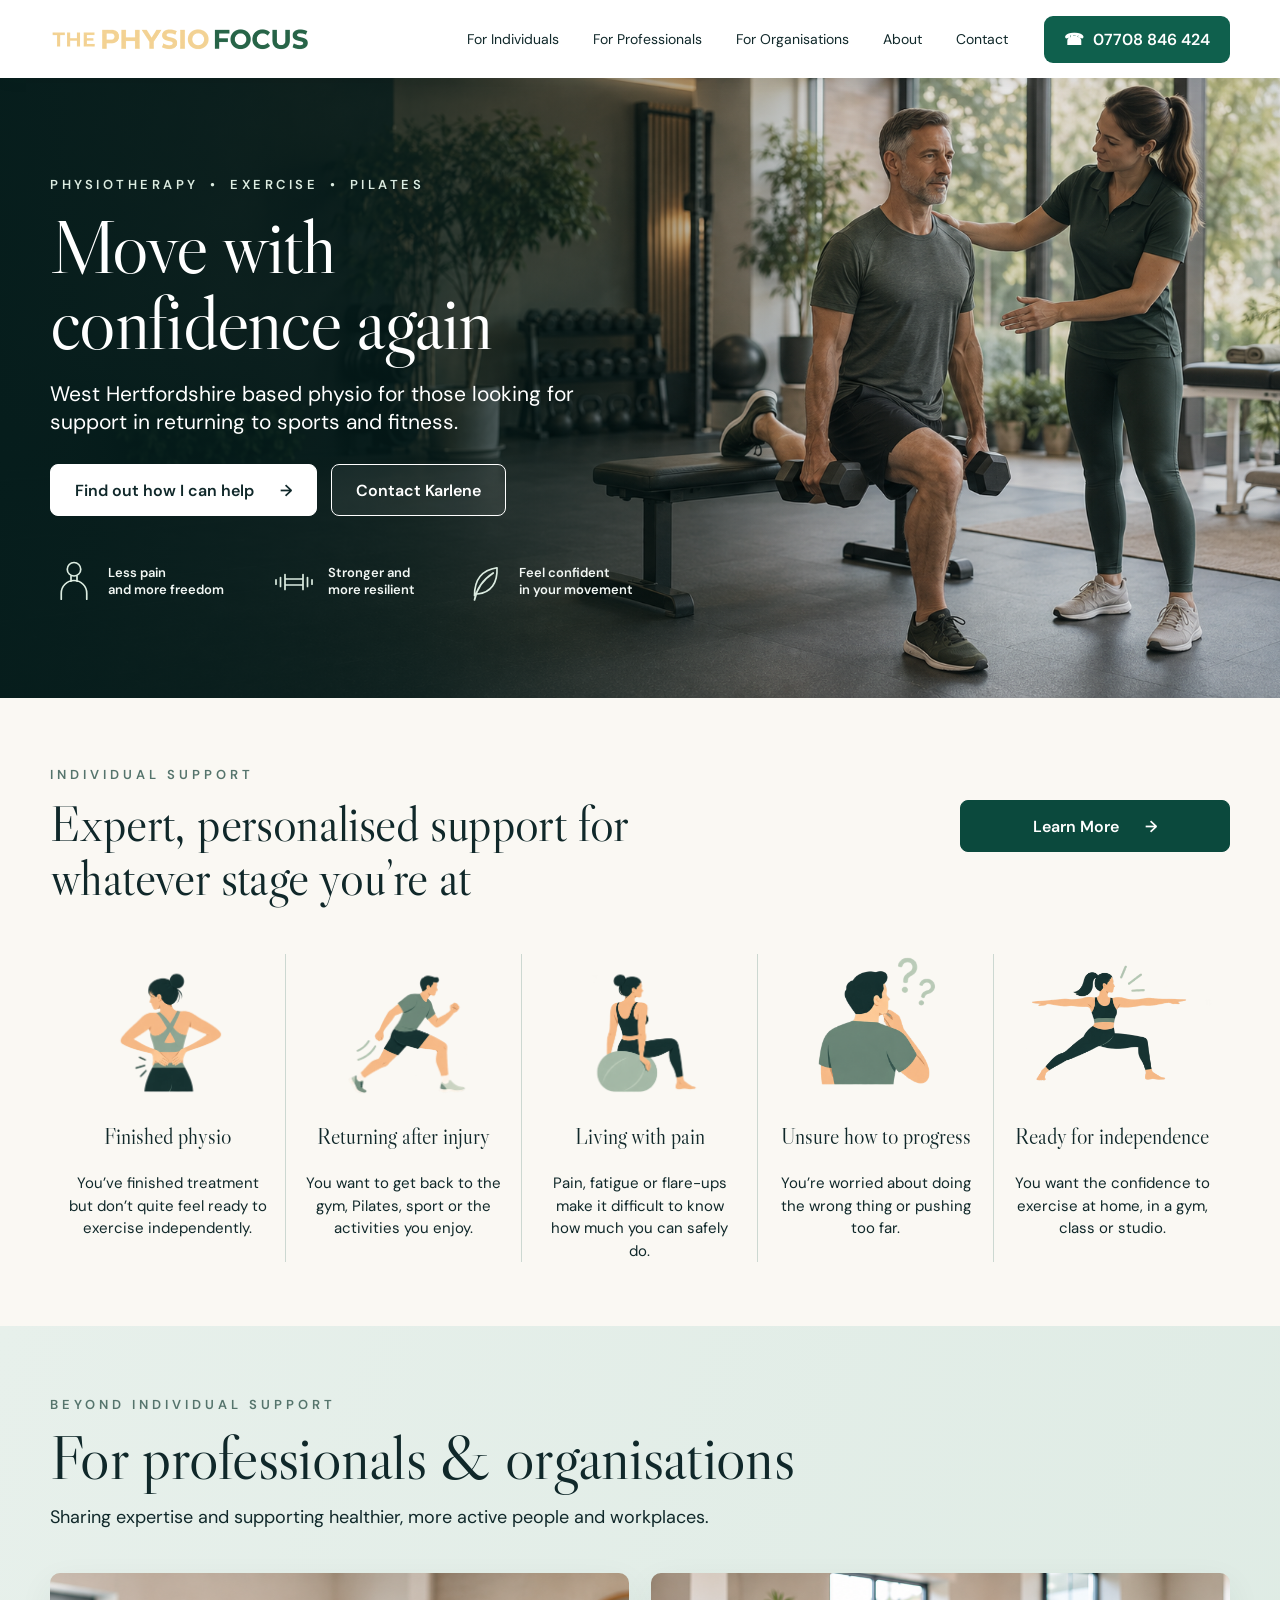
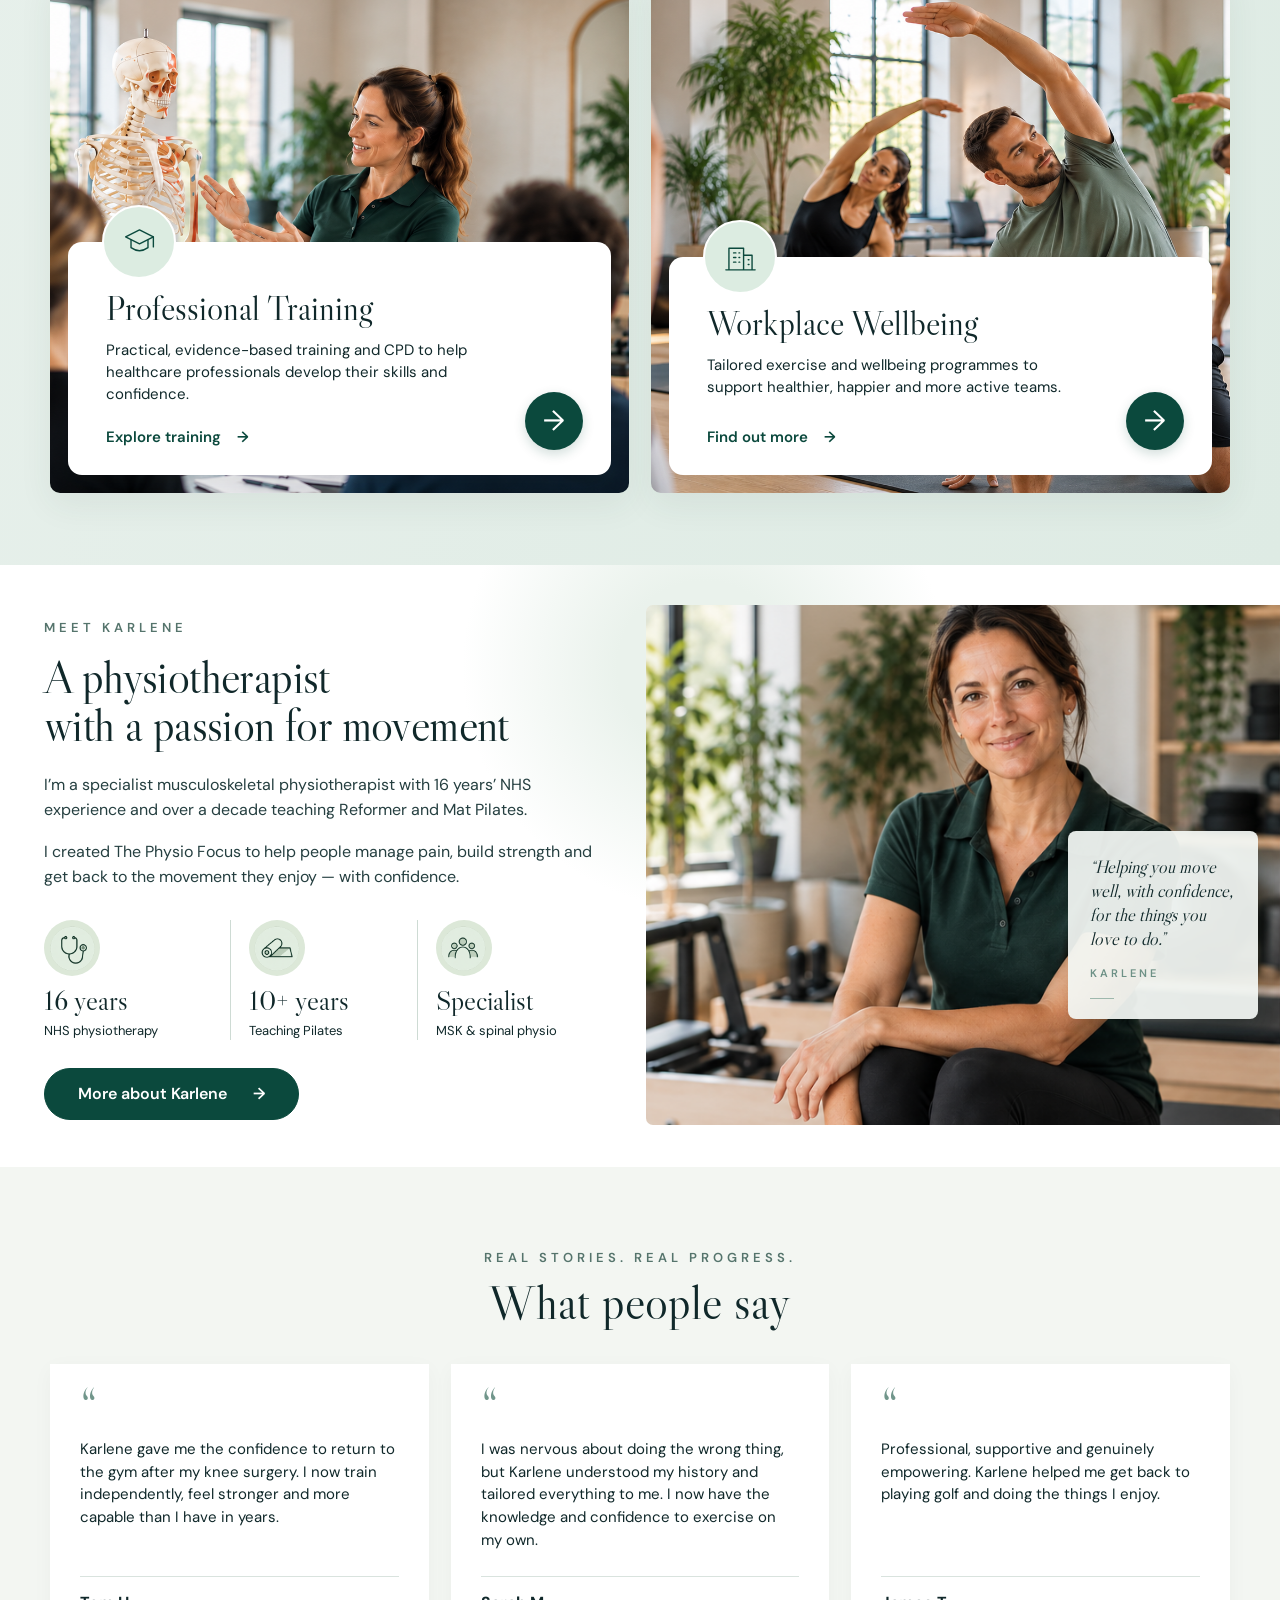
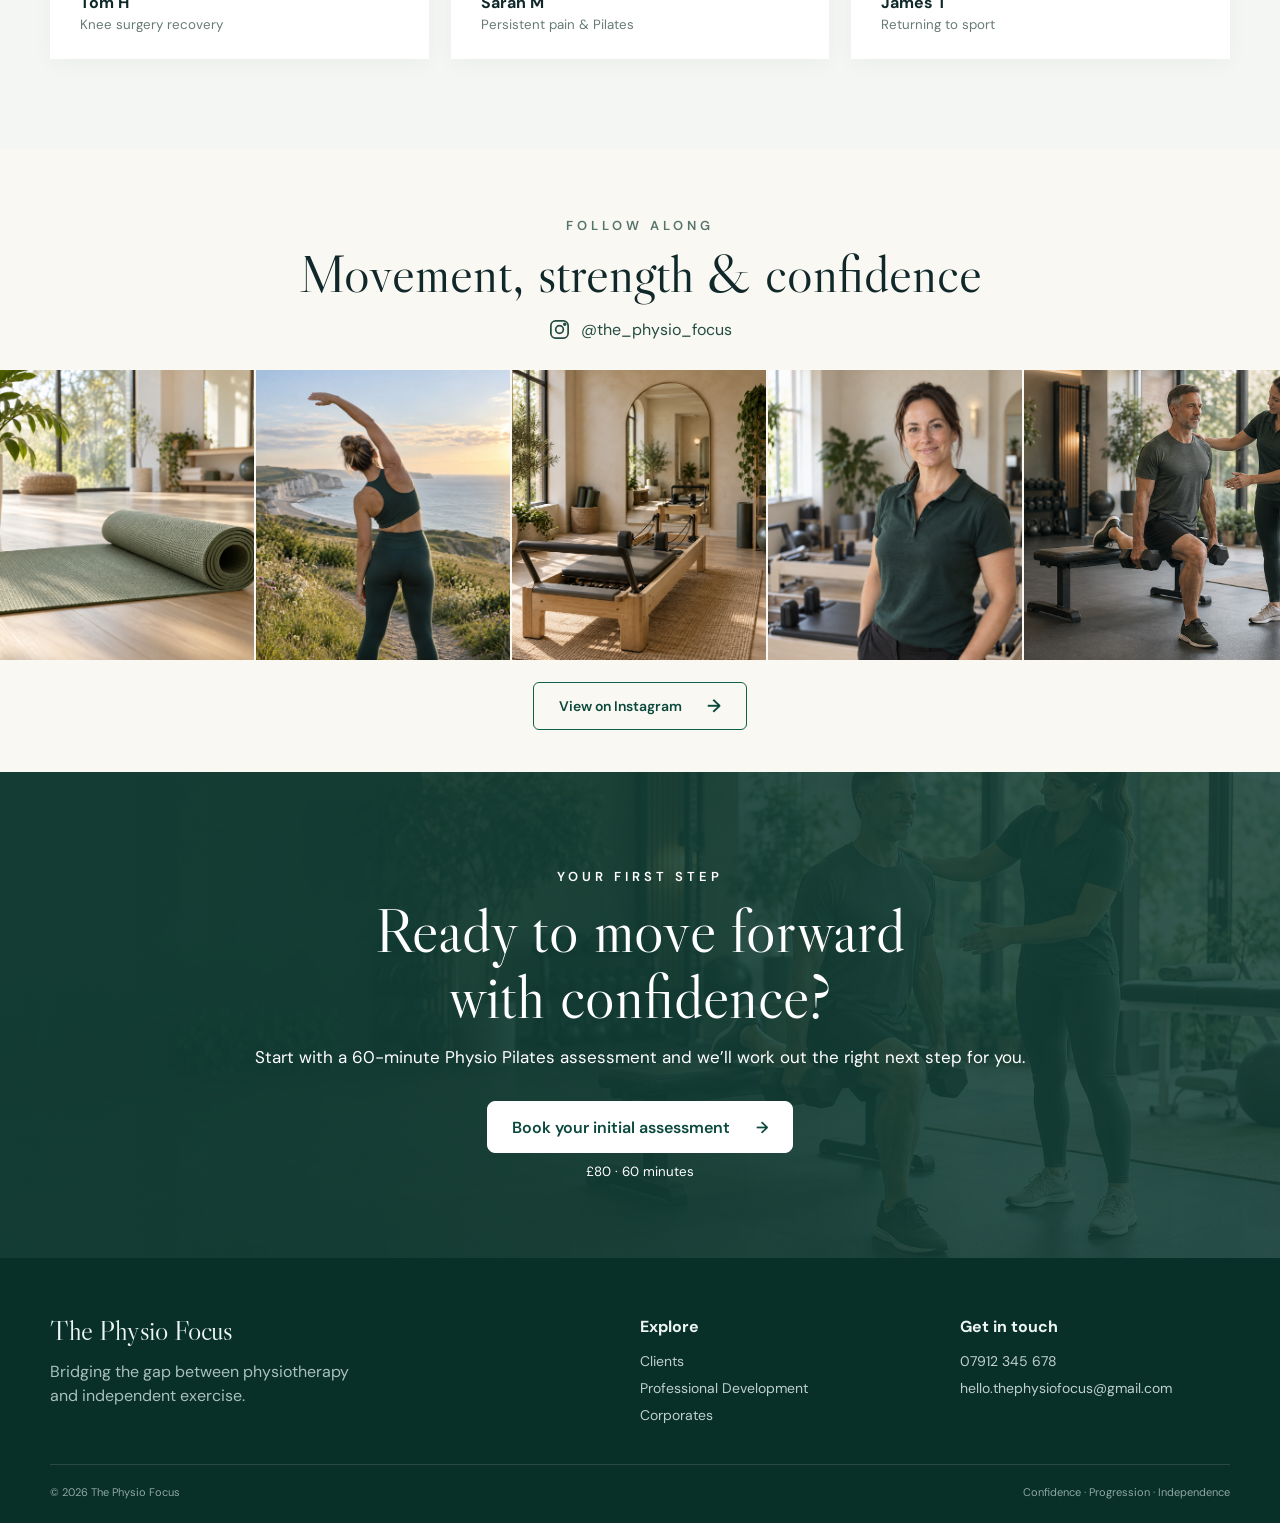
<file: index.html>
<!doctype html>
<html lang="en">
<head>
  <meta charset="UTF-8">
  <meta name="viewport" content="width=device-width, initial-scale=1.0">
  <meta name="description" content="The Physio Focus bridges the gap between physiotherapy and independent exercise with expert physio-guided Pilates and movement support.">
  <title>The Physio Focus | Move with confidence</title>
  <link rel="preconnect" href="https://fonts.googleapis.com">
  <link rel="preconnect" href="https://fonts.gstatic.com" crossorigin>
  <link href="https://fonts.googleapis.com/css2?family=DM+Sans:wght@400;500;600&family=Libre+Caslon+Display&display=swap" rel="stylesheet">
  <link rel="stylesheet" href="styles.css">
</head>
<body>
  <header class="site-header">
    <a class="brand" href="#top" aria-label="The Physio Focus home">
      <svg class="brand-mark" viewBox="0 0 48 54" aria-hidden="true"><circle cx="25" cy="7" r="4"/><path d="M24 14C12 12 5 6 5 6c0 17 6 25 18 30-1-10-1-16 1-22Z"/><path d="M27 17C38 14 43 8 43 8c0 18-6 28-17 37 1-11 1-20 1-28Z"/><path d="M23 36c2 7 2 11 1 17h4c0-7 0-13-2-19Z"/></svg>
      <span><strong>The Physio Focus</strong><small>CONFIDENCE · PROGRESSION · INDEPENDENCE</small></span>
    </a>
    <nav id="nav" aria-label="Main navigation">
      <a href="clients.html">Clients</a><a href="professional-development.html">Professional Development</a><a href="corporates.html">Corporates</a><a href="about.html">About</a><a href="contact.html">Contact</a>
    </nav>
    <a class="phone-pill" href="tel:07912345678"><span>☎</span> 07912 345 678</a>
    <button class="menu-button" aria-label="Toggle menu" aria-expanded="false"><span></span><span></span></button>
  </header>

  <main id="top">
    <section class="hero">
      <div class="hero-content wrap reveal">
        <p class="hero-eyebrow">PHYSIOTHERAPY <span>•</span> EXERCISE <span>•</span> PILATES</p>
        <h1>Move with<br>confidence again</h1>
        <p class="hero-lede">West Hertfordshire based physio for those looking for support in returning to sports and fitness.</p>
        <div class="actions"><a class="button button-light" href="#services">Find out how I can help <span>→</span></a><a class="button button-ghost" href="contact.html">Contact Karlene</a></div>
        <div class="hero-trust">
          <div><svg class="hero-benefit-icon" viewBox="0 0 64 64" aria-hidden="true"><circle cx="32" cy="15" r="9"></circle><path d="M28 24v7m8-7v7M15 55v-8c0-9.4 7.6-17 17-17s17 7.6 17 17v8"></path></svg><p>Less pain<br>and more freedom</p></div>
          <div><svg class="hero-benefit-icon" viewBox="0 0 64 64" aria-hidden="true"><path d="M20 22v20m-6-16v12m-6-9v6m36-13v20m6-16v12m6-9v6M20 28h24m-24 8h24"></path></svg><p>Stronger and<br>more resilient</p></div>
          <div><svg class="hero-benefit-icon" viewBox="0 0 64 64" aria-hidden="true"><path d="M18 50c0-22 10-34 30-37 1 20-8 33-26 35m-4 8c3-16 11-27 25-36"></path></svg><p>Feel confident<br>in your movement</p></div>
        </div>
      </div>
    </section>

    <section class="fit-section" id="individual-support">
      <div class="wrap reveal">
        <div class="fit-intro">
          <div><p class="section-label">INDIVIDUAL SUPPORT</p><h2><span>Expert, personalised support for</span><span>whatever stage you’re at</span></h2></div>
          <a class="button fit-cta" href="clients.html">Learn More <span>→</span></a>
        </div>
        <div class="fit-grid">
          <article><img class="fit-icon" src="assets/fit-icons/cropped/finished-physio.png" alt="Illustration of a person supporting their lower back"><h3>Finished physio</h3><p>You’ve finished treatment but don’t quite feel ready to exercise independently.</p></article>
          <article><img class="fit-icon" src="assets/fit-icons/cropped/returning-after-injury.png" alt="Illustration of a person running"><h3>Returning after injury</h3><p>You want to get back to the gym, Pilates, sport or the activities you enjoy.</p></article>
          <article><img class="fit-icon" src="assets/fit-icons/cropped/living-with-pain.png" alt="Illustration of a person exercising with a stability ball"><h3>Living with pain</h3><p>Pain, fatigue or flare-ups make it difficult to know how much you can safely do.</p></article>
          <article><img class="fit-icon" src="assets/fit-icons/cropped/unsure-how-to-progress.png" alt="Illustration of a person considering how to progress"><h3>Unsure how to progress</h3><p>You’re worried about doing the wrong thing or pushing too far.</p></article>
          <article><img class="fit-icon" src="assets/fit-icons/cropped/ready-for-independence.png" alt="Illustration of a person moving confidently"><h3>Ready for independence</h3><p>You want the confidence to exercise at home, in a gym, class or studio.</p></article>
        </div>
      </div>
    </section>

    <section class="impact-section" id="services">
      <div class="wrap reveal">
        <div class="impact-heading">
          <p class="section-label">BEYOND INDIVIDUAL SUPPORT</p>
          <h2>For professionals &amp; organisations</h2>
          <p>Sharing expertise and supporting healthier, more active people and workplaces.</p>
        </div>
        <div class="impact-grid">
          <article class="impact-card" id="cpd">
            <div class="impact-image cpd-image"></div>
            <div class="impact-copy"><span class="impact-icon"><svg viewBox="0 0 48 48" aria-hidden="true"><path d="m6 18 18-9 18 9-18 9-18-9Z"></path><path d="M13 22v10c7 5 15 5 22 0V22M42 18v13"></path></svg></span><h3>Professional Training</h3><p>Practical, evidence-based training and CPD to help healthcare professionals develop their skills and confidence.</p><a href="professional-development.html">Explore training <span>→</span></a></div>
          </article>
          <article class="impact-card" id="corporates">
            <div class="impact-image corporate-image"></div>
            <div class="impact-copy"><span class="impact-icon"><svg viewBox="0 0 48 48" aria-hidden="true"><path d="M9 40V12h19v28M28 21h11v19M5 40h38"></path><path d="M15 18h3m4 0h1m-8 6h3m4 0h1m-8 6h3m4 0h1m11-3h1m-1 6h1"></path></svg></span><h3>Workplace Wellbeing</h3><p>Tailored exercise and wellbeing programmes to support healthier, happier and more active teams.</p><a href="corporates.html">Find out more <span>→</span></a></div>
          </article>
        </div>
      </div>
    </section>

    <section class="about" id="about">
      <div class="about-copy reveal">
        <p class="section-label">MEET KARLENE</p>
        <h2>A physiotherapist<br>with a passion for movement</h2>
        <p>I’m a specialist musculoskeletal physiotherapist with 16 years’ NHS experience and over a decade teaching Reformer and Mat Pilates.</p>
        <p>I created The Physio Focus to help people manage pain, build strength and get back to the movement they enjoy — with confidence.</p>
        <div class="credentials">
          <div><img class="credential-icon" src="assets/about-icons/nhs-physiotherapy.png" alt=""><strong>16 years</strong><span>NHS physiotherapy</span></div>
          <div><img class="credential-icon" src="assets/about-icons/pilates-teaching.png" alt=""><strong>10+ years</strong><span>Teaching Pilates</span></div>
          <div><img class="credential-icon" src="assets/about-icons/specialist-physio.png" alt=""><strong>Specialist</strong><span>MSK &amp; spinal physio</span></div>
        </div>
        <a class="button about-button" href="about.html">More about Karlene <span>→</span></a>
      </div>
      <div class="about-image reveal">
        <img src="assets/about-karlene-seated.png" alt="Karlene, specialist musculoskeletal physiotherapist and Pilates instructor" loading="lazy">
        <blockquote class="about-photo-quote">“Helping you move<br>well, with confidence,<br>for the things you<br>love to do.”<span>KARLENE</span></blockquote>
      </div>
    </section>

    <section class="testimonials">
      <div class="wrap">
        <p class="section-label">REAL STORIES. REAL PROGRESS.</p><h2>What people say</h2>
        <div class="quote-grid">
          <blockquote class="reveal"><span class="quote-mark">“</span><p>Karlene gave me the confidence to return to the gym after my knee surgery. I now train independently, feel stronger and more capable than I have in years.</p><footer><b>Tom H</b><small>Knee surgery recovery</small></footer></blockquote>
          <blockquote class="reveal"><span class="quote-mark">“</span><p>I was nervous about doing the wrong thing, but Karlene understood my history and tailored everything to me. I now have the knowledge and confidence to exercise on my own.</p><footer><b>Sarah M</b><small>Persistent pain &amp; Pilates</small></footer></blockquote>
          <blockquote class="reveal"><span class="quote-mark">“</span><p>Professional, supportive and genuinely empowering. Karlene helped me get back to playing golf and doing the things I enjoy.</p><footer><b>James T</b><small>Returning to sport</small></footer></blockquote>
        </div>
      </div>
    </section>

    <section class="social-gallery" aria-labelledby="social-gallery-title">
      <div class="social-gallery-heading wrap reveal">
        <p class="section-label">FOLLOW ALONG</p>
        <h2 id="social-gallery-title">Movement, strength &amp; confidence</h2>
        <p class="social-handle" aria-label="Instagram handle at the underscore physio underscore focus">
          <svg viewBox="0 0 24 24" aria-hidden="true"><rect x="3" y="3" width="18" height="18" rx="5"></rect><circle cx="12" cy="12" r="4"></circle><circle cx="17.5" cy="6.5" r="1"></circle></svg>
          @the_physio_focus
        </p>
      </div>
      <div class="social-photo-grid">
        <figure><img src="assets/social-pilates-mat.png" alt="A sage Pilates mat in a sunlit movement studio" loading="lazy"></figure>
        <figure><img src="assets/social-coastal-stretch.png" alt="A woman stretching beside the coast" loading="lazy"></figure>
        <figure><img src="assets/social-reformer-studio.png" alt="A peaceful Reformer Pilates studio" loading="lazy"></figure>
        <figure><img src="assets/meet-kaz.png" alt="Karlene in her Pilates studio" loading="lazy"></figure>
        <figure><img src="assets/physio-hero.png" alt="Physiotherapy-guided strength training" loading="lazy"></figure>
      </div>
      <div class="social-gallery-action"><a class="instagram-placeholder" href="https://www.instagram.com/the_physio_focus/" target="_blank" rel="noopener noreferrer">View on Instagram <span>→</span></a></div>
    </section>

    <section class="assessment" id="assessment">
      <div class="assessment-inner wrap reveal"><p class="eyebrow">YOUR FIRST STEP</p><h2>Ready to move forward<br>with confidence?</h2><p>Start with a 60-minute Physio Pilates assessment and we’ll work out the right next step for you.</p><a class="button button-solid" href="mailto:hello@thephysiofocus.co.uk?subject=Initial assessment enquiry">Book your initial assessment <span>→</span></a><small>£80 · 60 minutes</small></div>
    </section>
  </main>

  <footer class="footer" id="contact"><div class="wrap footer-grid"><div class="footer-brand"><span class="brand-name">The Physio Focus</span><p>Bridging the gap between physiotherapy<br>and independent exercise.</p></div><div><b>Explore</b><a href="clients.html">Clients</a><a href="professional-development.html">Professional Development</a><a href="corporates.html">Corporates</a></div><div><b>Get in touch</b><a href="tel:07912345678">07912 345 678</a><a href="mailto:hello@thephysiofocus.co.uk">hello@thephysiofocus.co.uk</a></div></div><div class="wrap footer-bottom"><span>© 2026 The Physio Focus</span><span>Confidence · Progression · Independence</span></div></footer>
  <script src="script.js"></script>
</body>
</html>
</file>
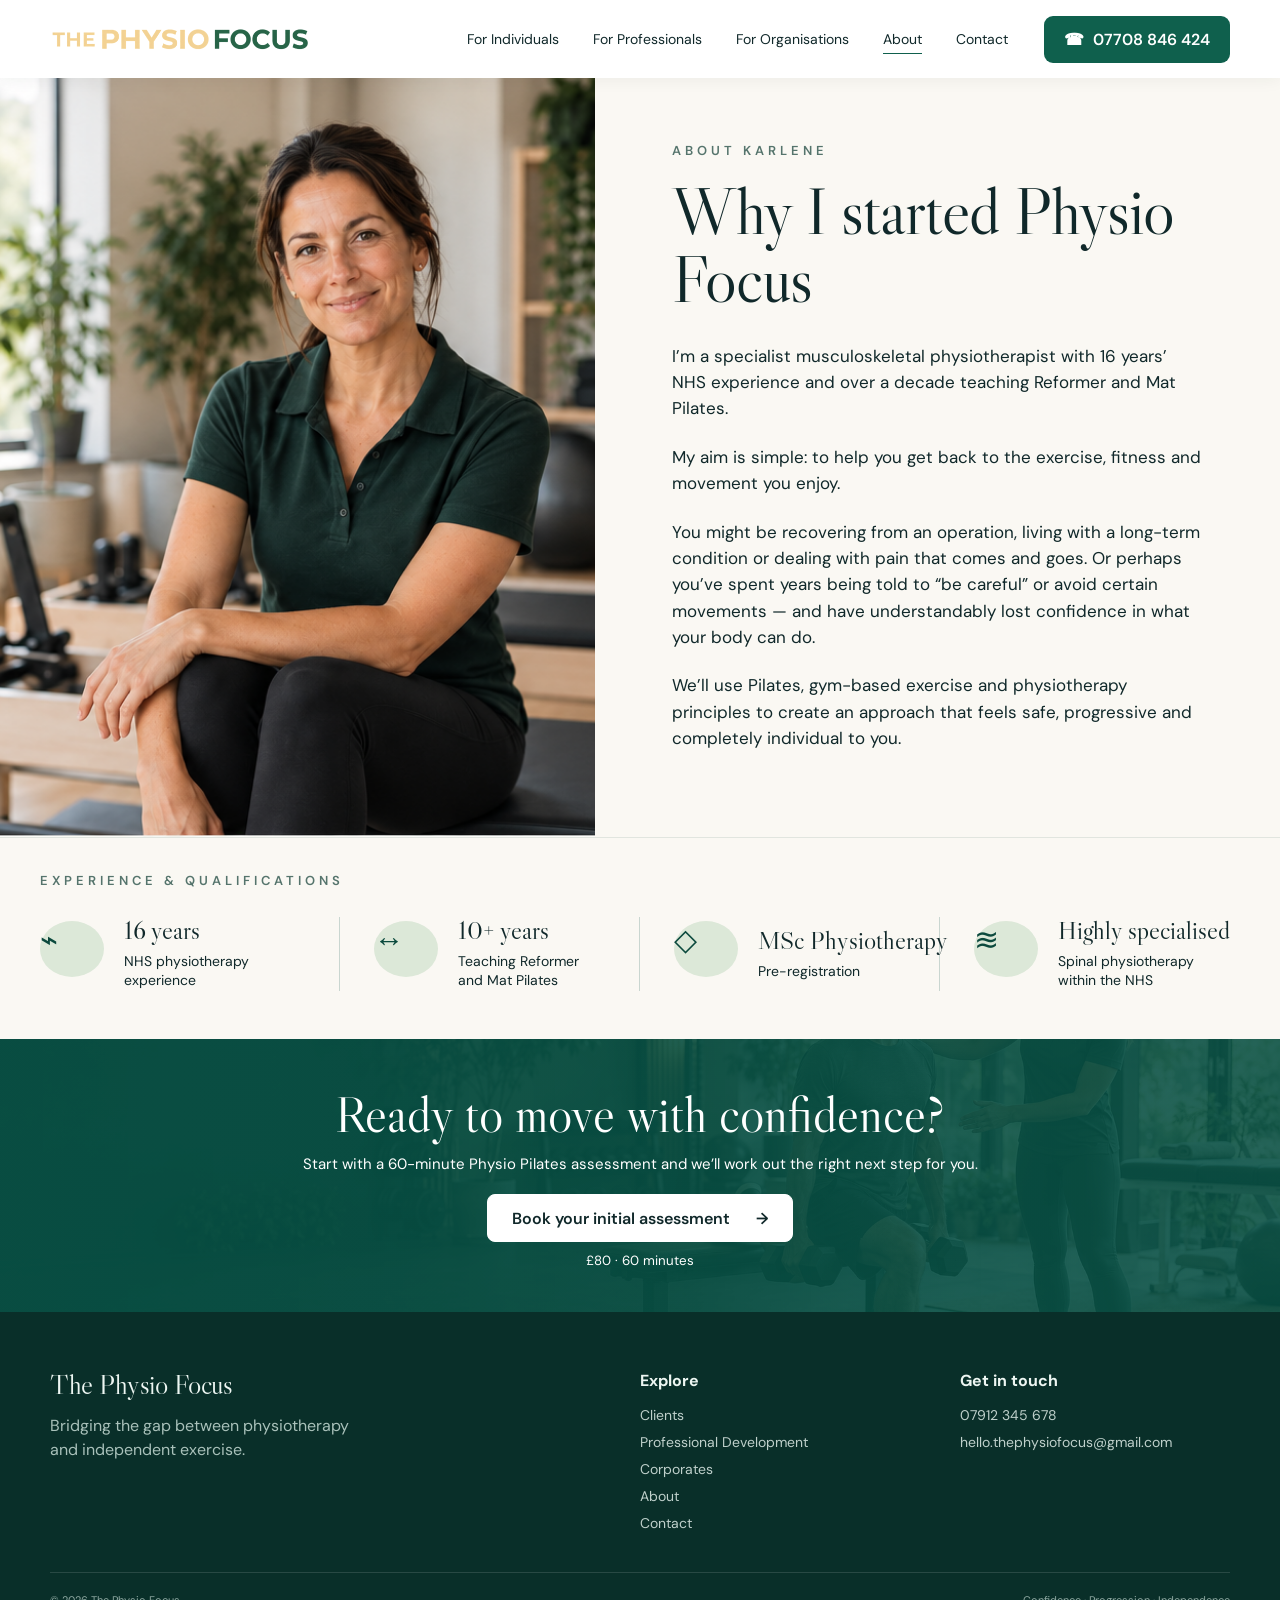
<file: about.html>
<!doctype html>
<html lang="en">
<head>
  <meta charset="UTF-8">
  <meta name="viewport" content="width=device-width,initial-scale=1">
  <meta name="description" content="Meet Karlene, specialist musculoskeletal physiotherapist and founder of The Physio Focus.">
  <title>About Karlene | The Physio Focus</title>
  <link rel="preconnect" href="https://fonts.googleapis.com">
  <link rel="preconnect" href="https://fonts.gstatic.com" crossorigin>
  <link href="https://fonts.googleapis.com/css2?family=DM+Sans:wght@400;500;600&family=Libre+Caslon+Display&display=swap" rel="stylesheet">
  <link rel="stylesheet" href="styles.css">
</head>
<body>
  <header class="site-header">
    <a class="brand" href="index.html" aria-label="The Physio Focus home">
      <svg class="brand-mark" viewBox="0 0 48 54" aria-hidden="true"><circle cx="25" cy="7" r="4"/><path d="M24 14C12 12 5 6 5 6c0 17 6 25 18 30-1-10-1-16 1-22Z"/><path d="M27 17C38 14 43 8 43 8c0 18-6 28-17 37 1-11 1-20 1-28Z"/><path d="M23 36c2 7 2 11 1 17h4c0-7 0-13-2-19Z"/></svg>
      <span><strong>The Physio Focus</strong><small>CONFIDENCE · PROGRESSION · INDEPENDENCE</small></span>
    </a>
    <nav id="nav" aria-label="Main navigation"><a href="clients.html">Clients</a><a href="professional-development.html">Professional Development</a><a href="corporates.html">Corporates</a><a class="active" href="about.html">About</a><a href="contact.html">Contact</a></nav>
    <a class="phone-pill" href="tel:07912345678"><span>☎</span>07912 345 678</a>
    <button class="menu-button" aria-label="Toggle menu" aria-expanded="false"><span></span><span></span></button>
  </header>

  <main class="about-page">
    <section class="about-story">
      <div class="about-story-photo reveal"><img src="assets/about-karlene-seated.png" alt="Karlene seated in her Pilates studio"></div>
      <div class="about-story-copy reveal">
        <p class="section-label">ABOUT KARLENE</p>
        <h1>Why I started Physio Focus</h1>
        <p>I’m a specialist musculoskeletal physiotherapist with 16 years’ NHS experience and over a decade teaching Reformer and Mat Pilates.</p>
        <p>My aim is simple: to help you get back to the exercise, fitness and movement you enjoy.</p>
        <p>You might be recovering from an operation, living with a long-term condition or dealing with pain that comes and goes. Or perhaps you’ve spent years being told to “be careful” or avoid certain movements — and have understandably lost confidence in what your body can do.</p>
        <p>We’ll use Pilates, gym-based exercise and physiotherapy principles to create an approach that feels safe, progressive and completely individual to you.</p>
      </div>
    </section>

    <section class="about-credentials-strip">
      <div class="wrap">
        <p class="section-label">EXPERIENCE &amp; QUALIFICATIONS</p>
        <div class="about-credential-grid">
          <article class="reveal"><span class="credential-icon">⌁</span><div><h2>16 years</h2><p>NHS physiotherapy<br>experience</p></div></article>
          <article class="reveal"><span class="credential-icon">↔</span><div><h2>10+ years</h2><p>Teaching Reformer<br>and Mat Pilates</p></div></article>
          <article class="reveal"><span class="credential-icon">◇</span><div><h2>MSc Physiotherapy</h2><p>Pre-registration</p></div></article>
          <article class="reveal"><span class="credential-icon">≋</span><div><h2>Highly specialised</h2><p>Spinal physiotherapy<br>within the NHS</p></div></article>
        </div>
      </div>
    </section>

    <section class="about-assessment">
      <div class="wrap reveal"><h2>Ready to move with confidence?</h2><p>Start with a 60-minute Physio Pilates assessment and we’ll work out the right next step for you.</p><a class="button button-light" href="contact.html">Book your initial assessment <span>→</span></a><small>£80 · 60 minutes</small></div>
    </section>
  </main>

  <footer class="footer"><div class="wrap footer-grid"><div class="footer-brand"><span class="brand-name">The Physio Focus</span><p>Bridging the gap between physiotherapy<br>and independent exercise.</p></div><div><b>Explore</b><a href="clients.html">Clients</a><a href="professional-development.html">Professional Development</a><a href="corporates.html">Corporates</a><a href="about.html">About</a><a href="contact.html">Contact</a></div><div><b>Get in touch</b><a href="tel:07912345678">07912 345 678</a><a href="mailto:hello@thephysiofocus.co.uk">hello@thephysiofocus.co.uk</a></div></div><div class="wrap footer-bottom"><span>© 2026 The Physio Focus</span><span>Confidence · Progression · Independence</span></div></footer>
  <script src="script.js"></script>
</body>
</html>
</file>
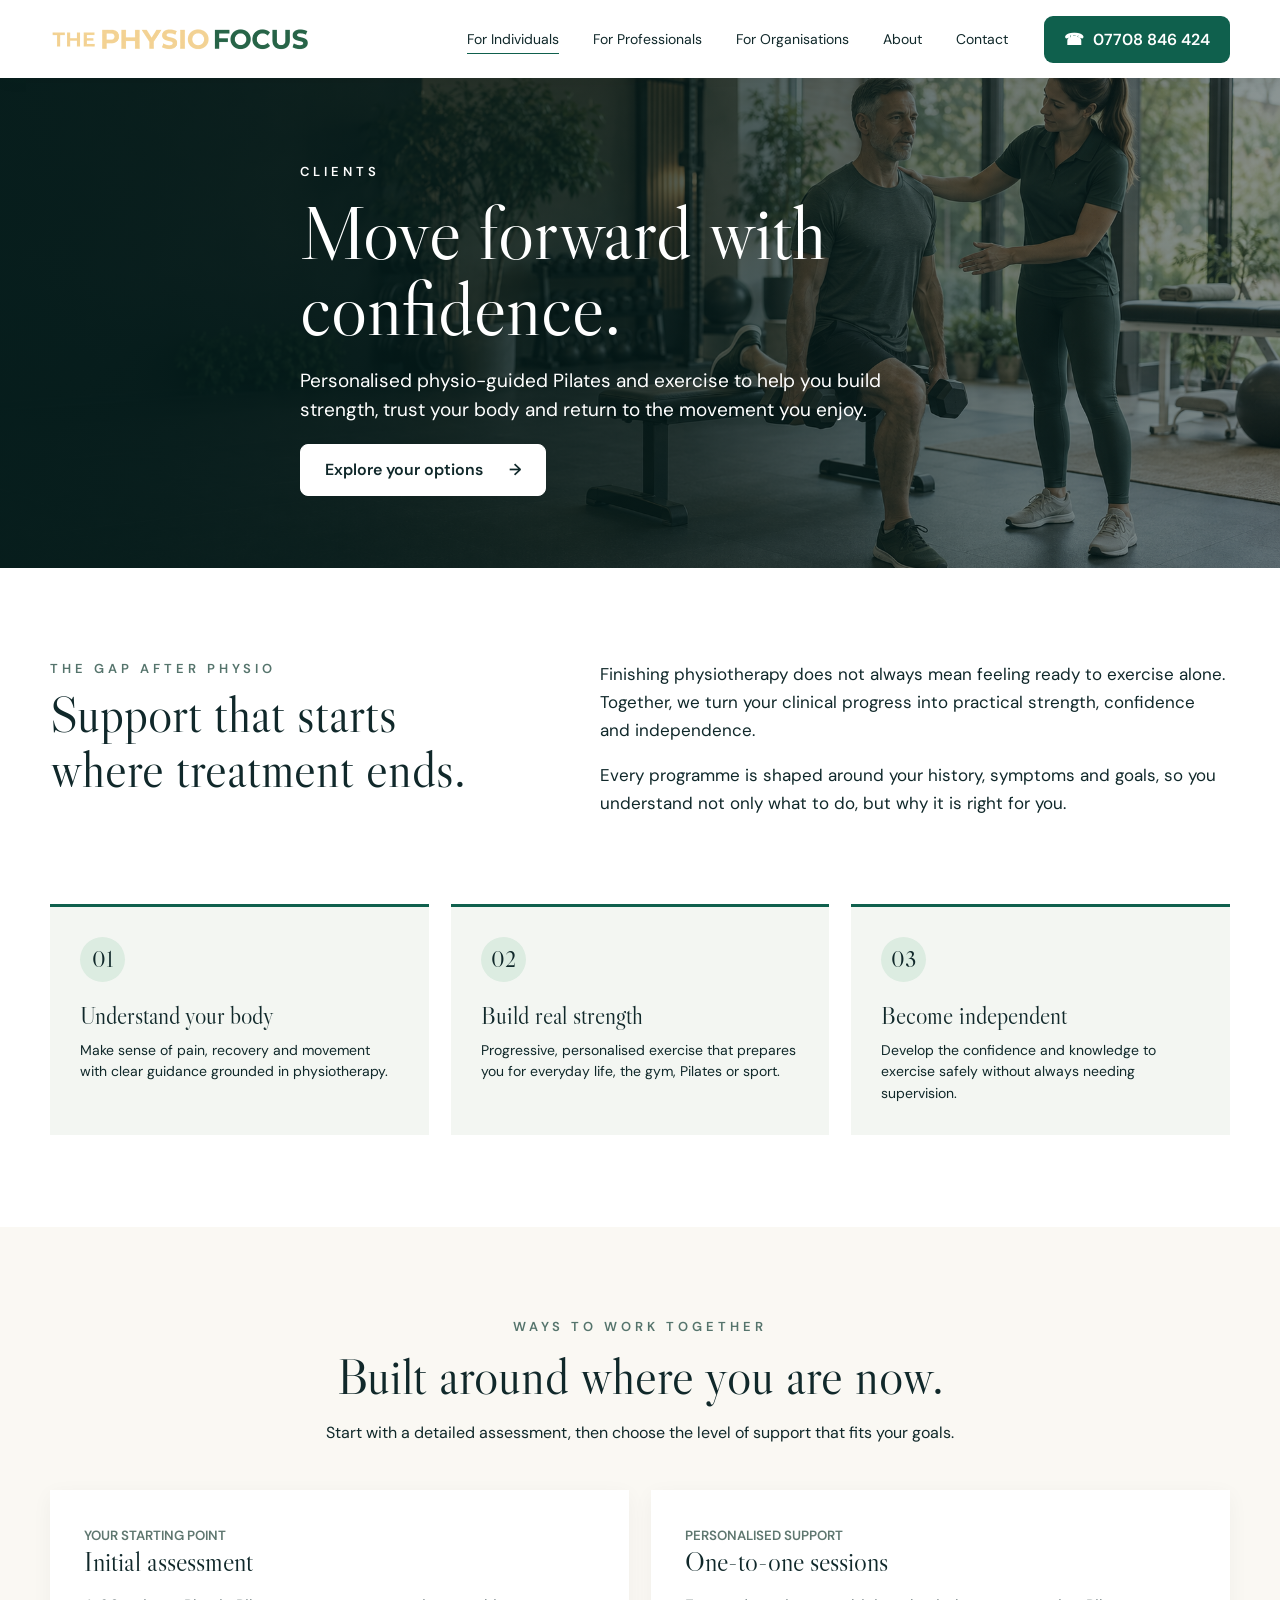
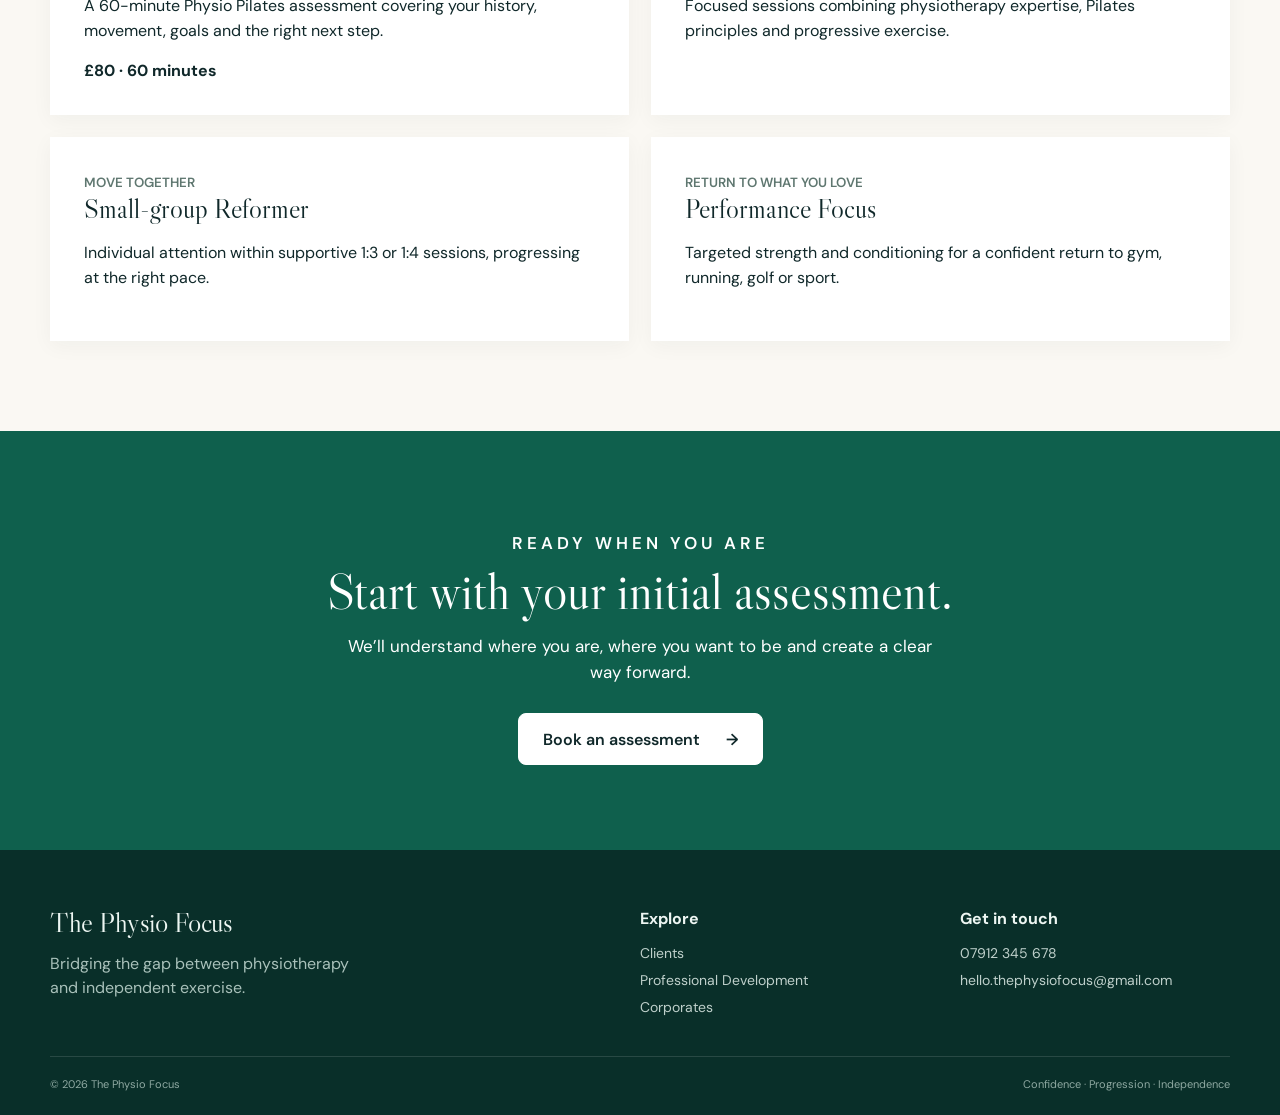
<file: clients.html>
<!doctype html><html lang="en"><head><meta charset="UTF-8"><meta name="viewport" content="width=device-width,initial-scale=1"><meta name="description" content="Personalised physio-guided Pilates and exercise support from The Physio Focus."><title>Clients | The Physio Focus</title><link rel="preconnect" href="https://fonts.googleapis.com"><link rel="preconnect" href="https://fonts.gstatic.com" crossorigin><link href="https://fonts.googleapis.com/css2?family=DM+Sans:wght@400;500;600&family=Libre+Caslon+Display&display=swap" rel="stylesheet"><link rel="stylesheet" href="styles.css"></head><body>
<header class="site-header"><a class="brand" href="index.html" aria-label="The Physio Focus home"><svg class="brand-mark" viewBox="0 0 48 54" aria-hidden="true"><circle cx="25" cy="7" r="4"/><path d="M24 14C12 12 5 6 5 6c0 17 6 25 18 30-1-10-1-16 1-22Z"/><path d="M27 17C38 14 43 8 43 8c0 18-6 28-17 37 1-11 1-20 1-28Z"/><path d="M23 36c2 7 2 11 1 17h4c0-7 0-13-2-19Z"/></svg><span><strong>The Physio Focus</strong><small>CONFIDENCE · PROGRESSION · INDEPENDENCE</small></span></a><nav id="nav" aria-label="Main navigation"><a class="active" href="clients.html">Clients</a><a href="professional-development.html">Professional Development</a><a href="corporates.html">Corporates</a><a href="about.html">About</a><a href="contact.html">Contact</a></nav><a class="phone-pill" href="tel:07912345678"><span>☎</span>07912 345 678</a><button class="menu-button" aria-label="Toggle menu" aria-expanded="false"><span></span><span></span></button></header>
<main><section class="inner-hero"><div class="inner-hero-copy wrap reveal"><p class="eyebrow">CLIENTS</p><h1>Move forward with confidence.</h1><p>Personalised physio-guided Pilates and exercise to help you build strength, trust your body and return to the movement you enjoy.</p><a class="button button-light" href="#support">Explore your options <span>→</span></a></div></section>
<section class="page-section" id="support"><div class="wrap"><div class="page-intro reveal"><div><p class="section-label">THE GAP AFTER PHYSIO</p><h2>Support that starts where treatment ends.</h2></div><div class="page-intro-copy"><p>Finishing physiotherapy does not always mean feeling ready to exercise alone. Together, we turn your clinical progress into practical strength, confidence and independence.</p><p>Every programme is shaped around your history, symptoms and goals, so you understand not only what to do, but why it is right for you.</p></div></div><div class="feature-list"><article class="reveal"><span>01</span><h3>Understand your body</h3><p>Make sense of pain, recovery and movement with clear guidance grounded in physiotherapy.</p></article><article class="reveal"><span>02</span><h3>Build real strength</h3><p>Progressive, personalised exercise that prepares you for everyday life, the gym, Pilates or sport.</p></article><article class="reveal"><span>03</span><h3>Become independent</h3><p>Develop the confidence and knowledge to exercise safely without always needing supervision.</p></article></div></div></section>
<section class="offer-section"><div class="wrap"><div class="section-head"><p class="section-label">WAYS TO WORK TOGETHER</p><h2>Built around where you are now.</h2><p>Start with a detailed assessment, then choose the level of support that fits your goals.</p></div><div class="offer-grid"><article class="offer-card"><small>YOUR STARTING POINT</small><h3>Initial assessment</h3><p>A 60-minute Physio Pilates assessment covering your history, movement, goals and the right next step.</p><b>£80 · 60 minutes</b></article><article class="offer-card"><small>PERSONALISED SUPPORT</small><h3>One-to-one sessions</h3><p>Focused sessions combining physiotherapy expertise, Pilates principles and progressive exercise.</p></article><article class="offer-card"><small>MOVE TOGETHER</small><h3>Small-group Reformer</h3><p>Individual attention within supportive 1:3 or 1:4 sessions, progressing at the right pace.</p></article><article class="offer-card"><small>RETURN TO WHAT YOU LOVE</small><h3>Performance Focus</h3><p>Targeted strength and conditioning for a confident return to gym, running, golf or sport.</p></article></div></div></section>
<section class="page-cta"><div class="wrap"><p class="eyebrow">READY WHEN YOU ARE</p><h2>Start with your initial assessment.</h2><p>We’ll understand where you are, where you want to be and create a clear way forward.</p><a class="button button-light" href="mailto:hello@thephysiofocus.co.uk?subject=Initial assessment enquiry">Book an assessment <span>→</span></a></div></section></main>
<footer class="footer"><div class="wrap footer-grid"><div class="footer-brand"><span class="brand-name">The Physio Focus</span><p>Bridging the gap between physiotherapy<br>and independent exercise.</p></div><div><b>Explore</b><a href="clients.html">Clients</a><a href="professional-development.html">Professional Development</a><a href="corporates.html">Corporates</a></div><div><b>Get in touch</b><a href="tel:07912345678">07912 345 678</a><a href="mailto:hello@thephysiofocus.co.uk">hello@thephysiofocus.co.uk</a></div></div><div class="wrap footer-bottom"><span>© 2026 The Physio Focus</span><span>Confidence · Progression · Independence</span></div></footer><script src="script.js"></script></body></html>
</file>
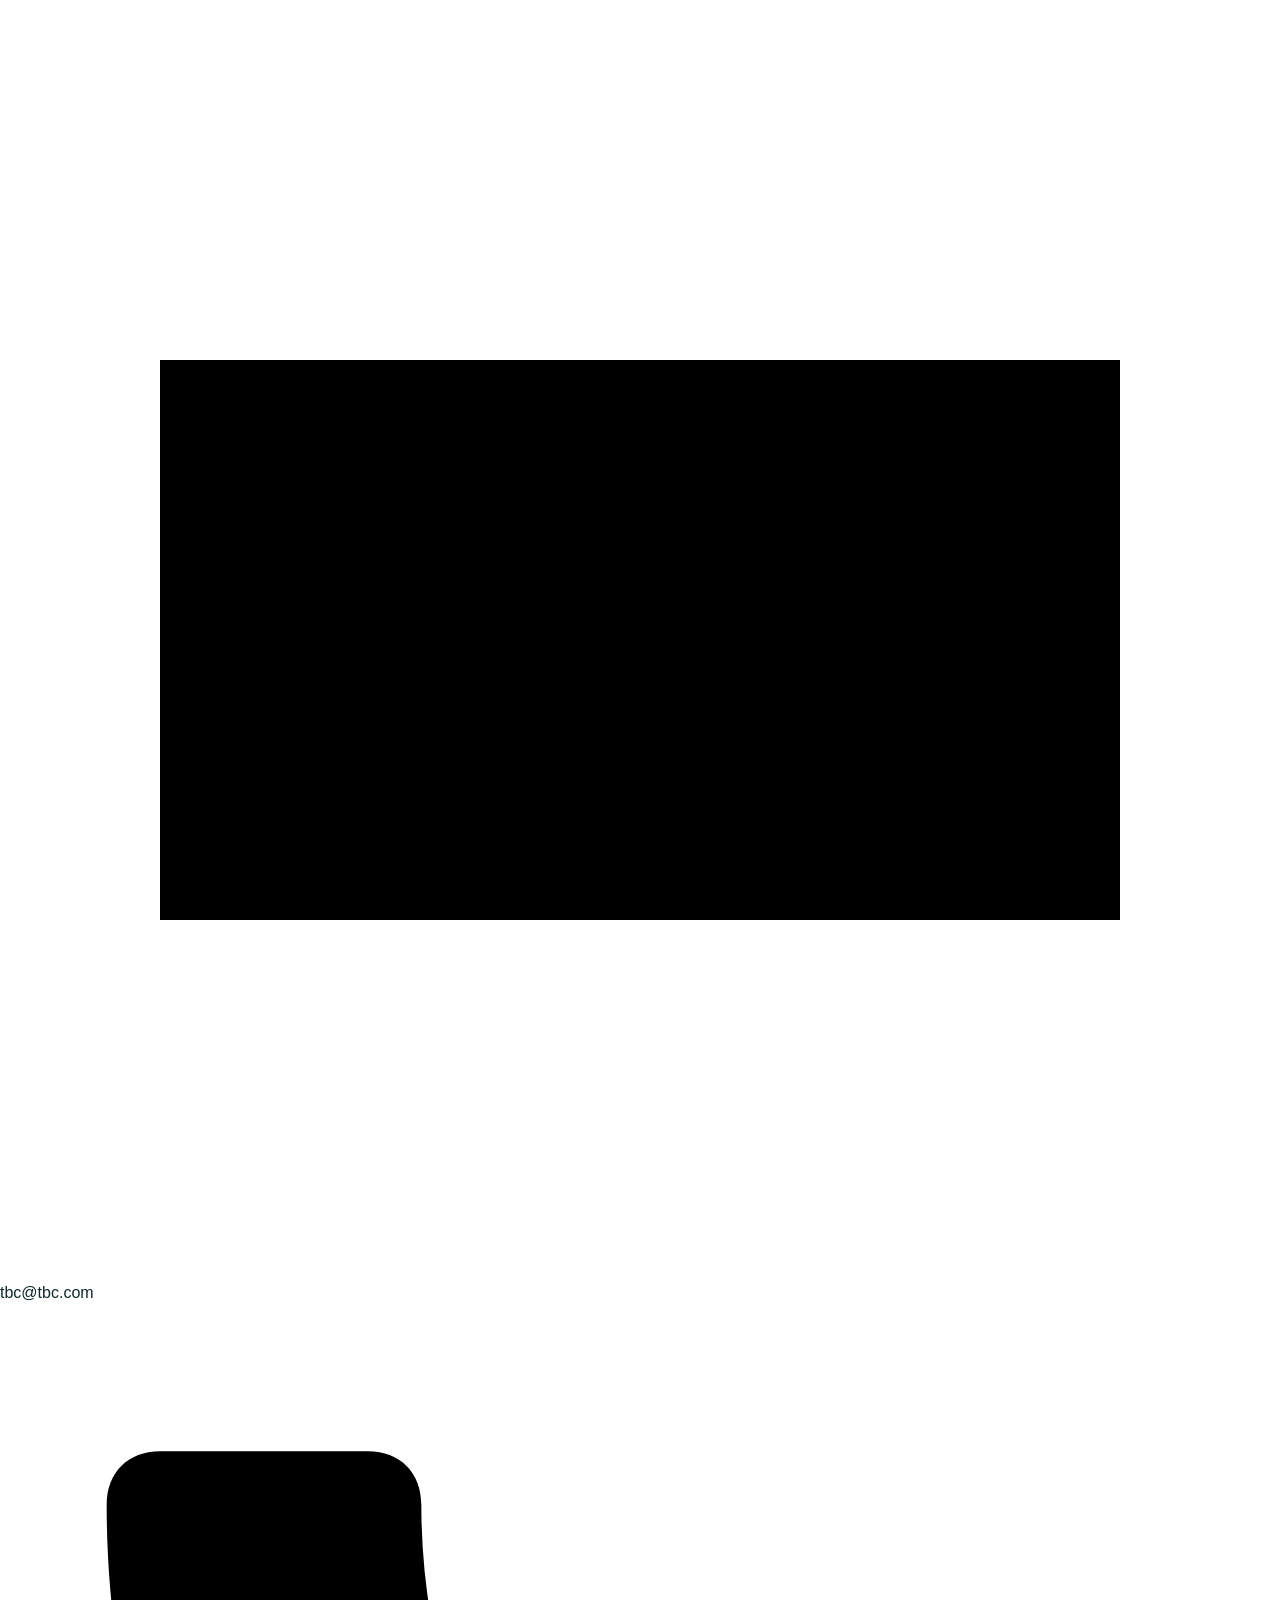
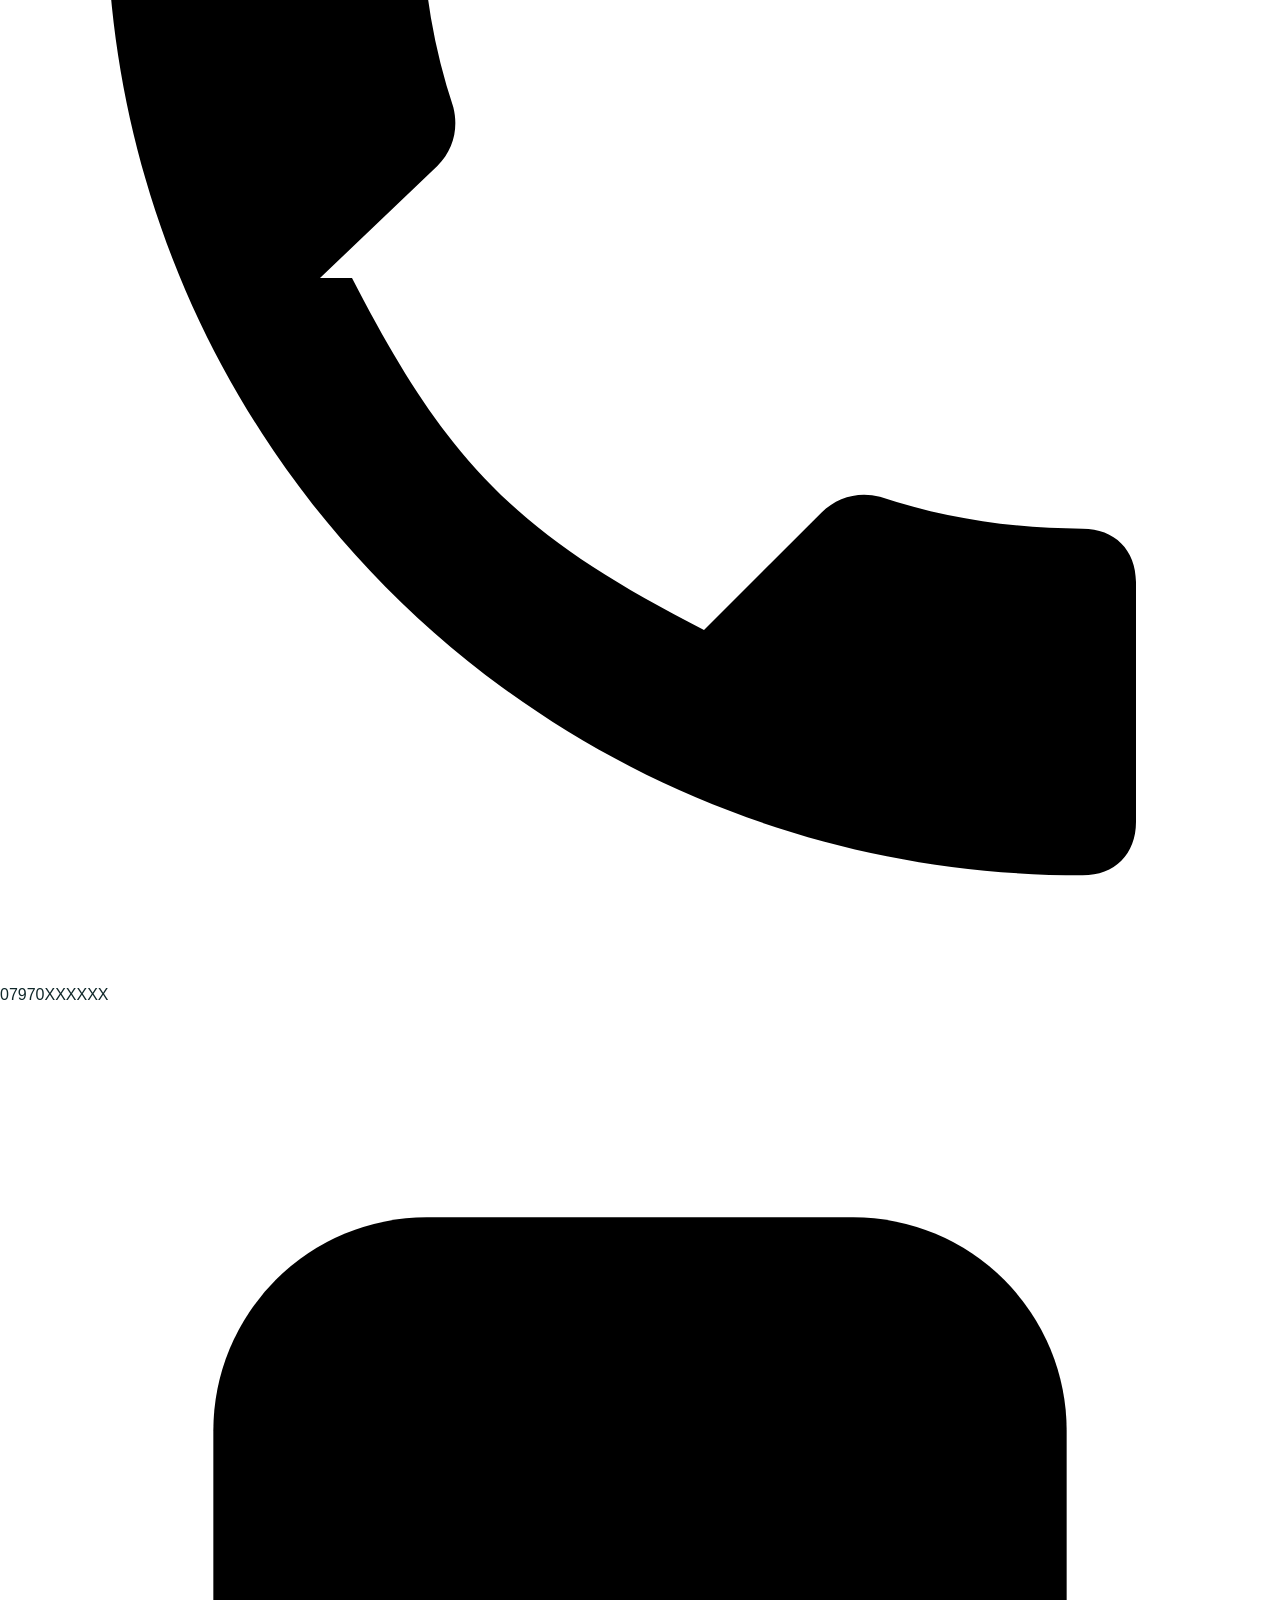
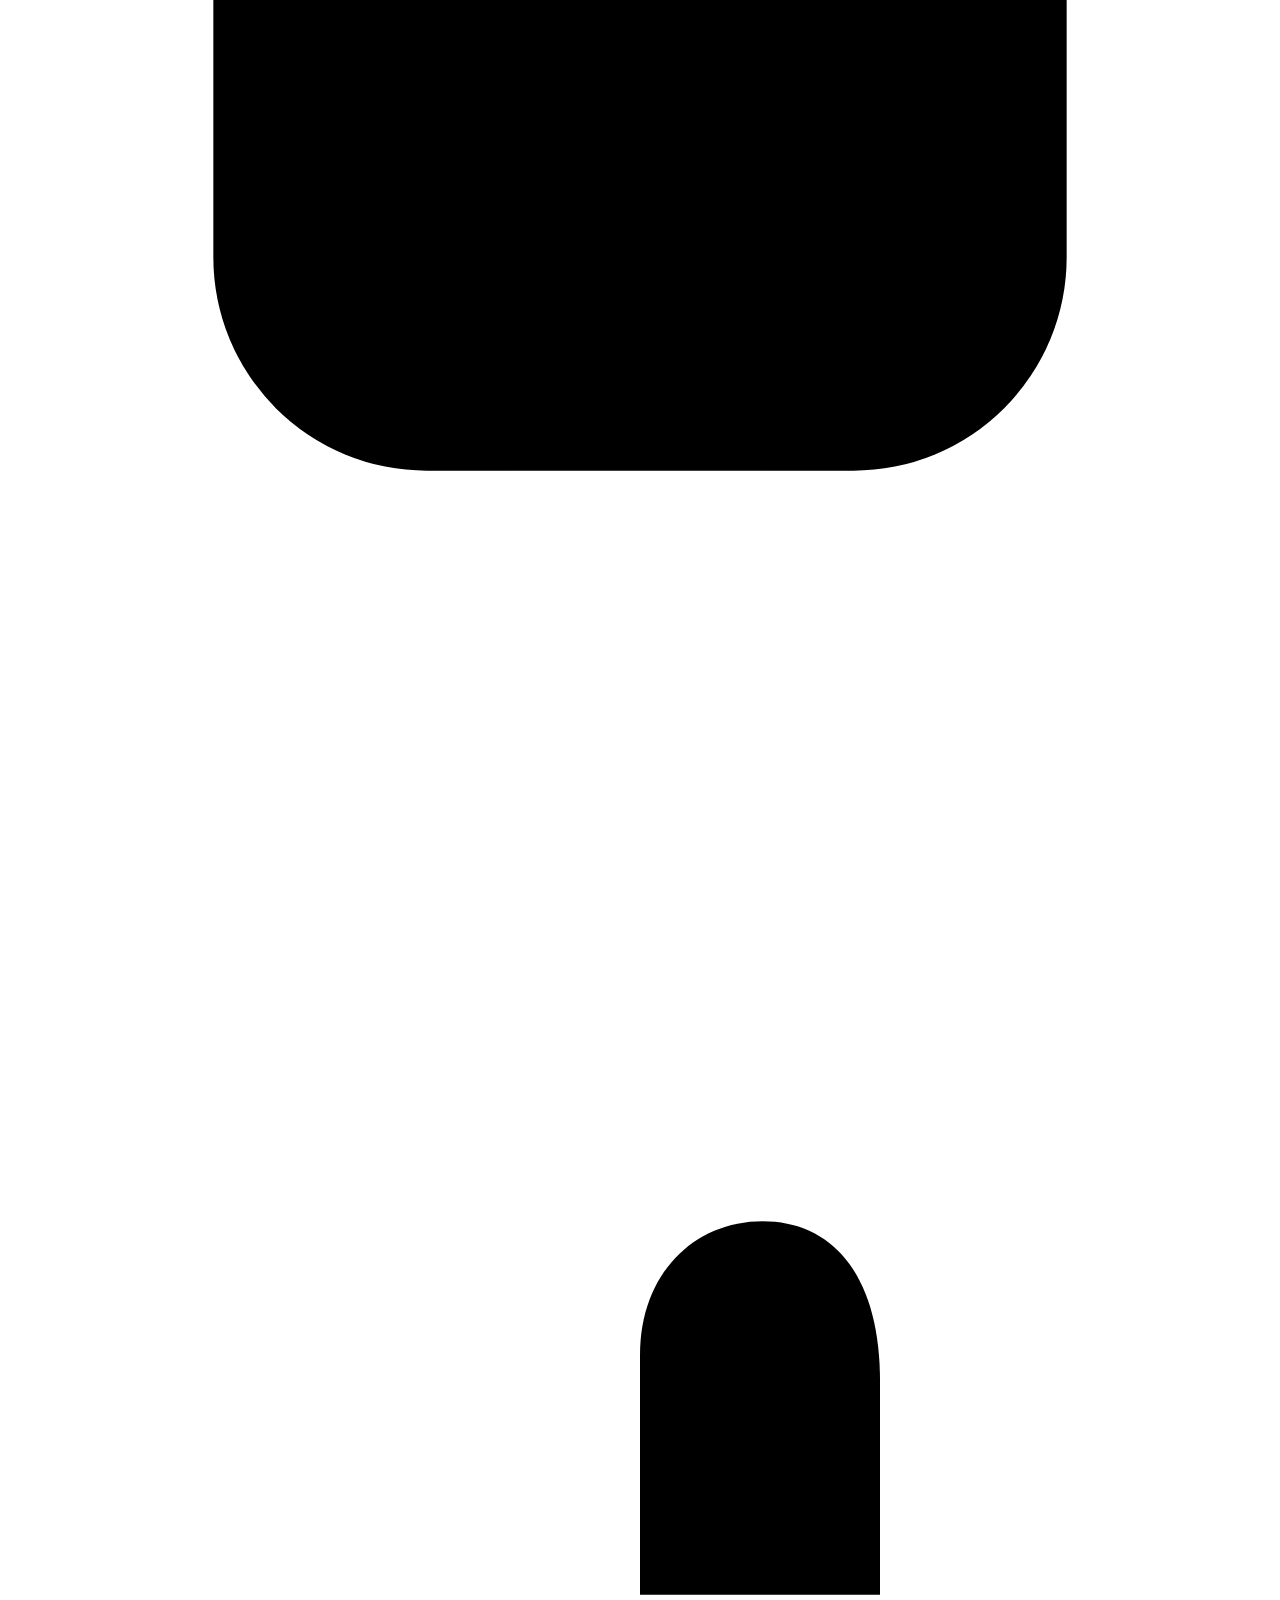
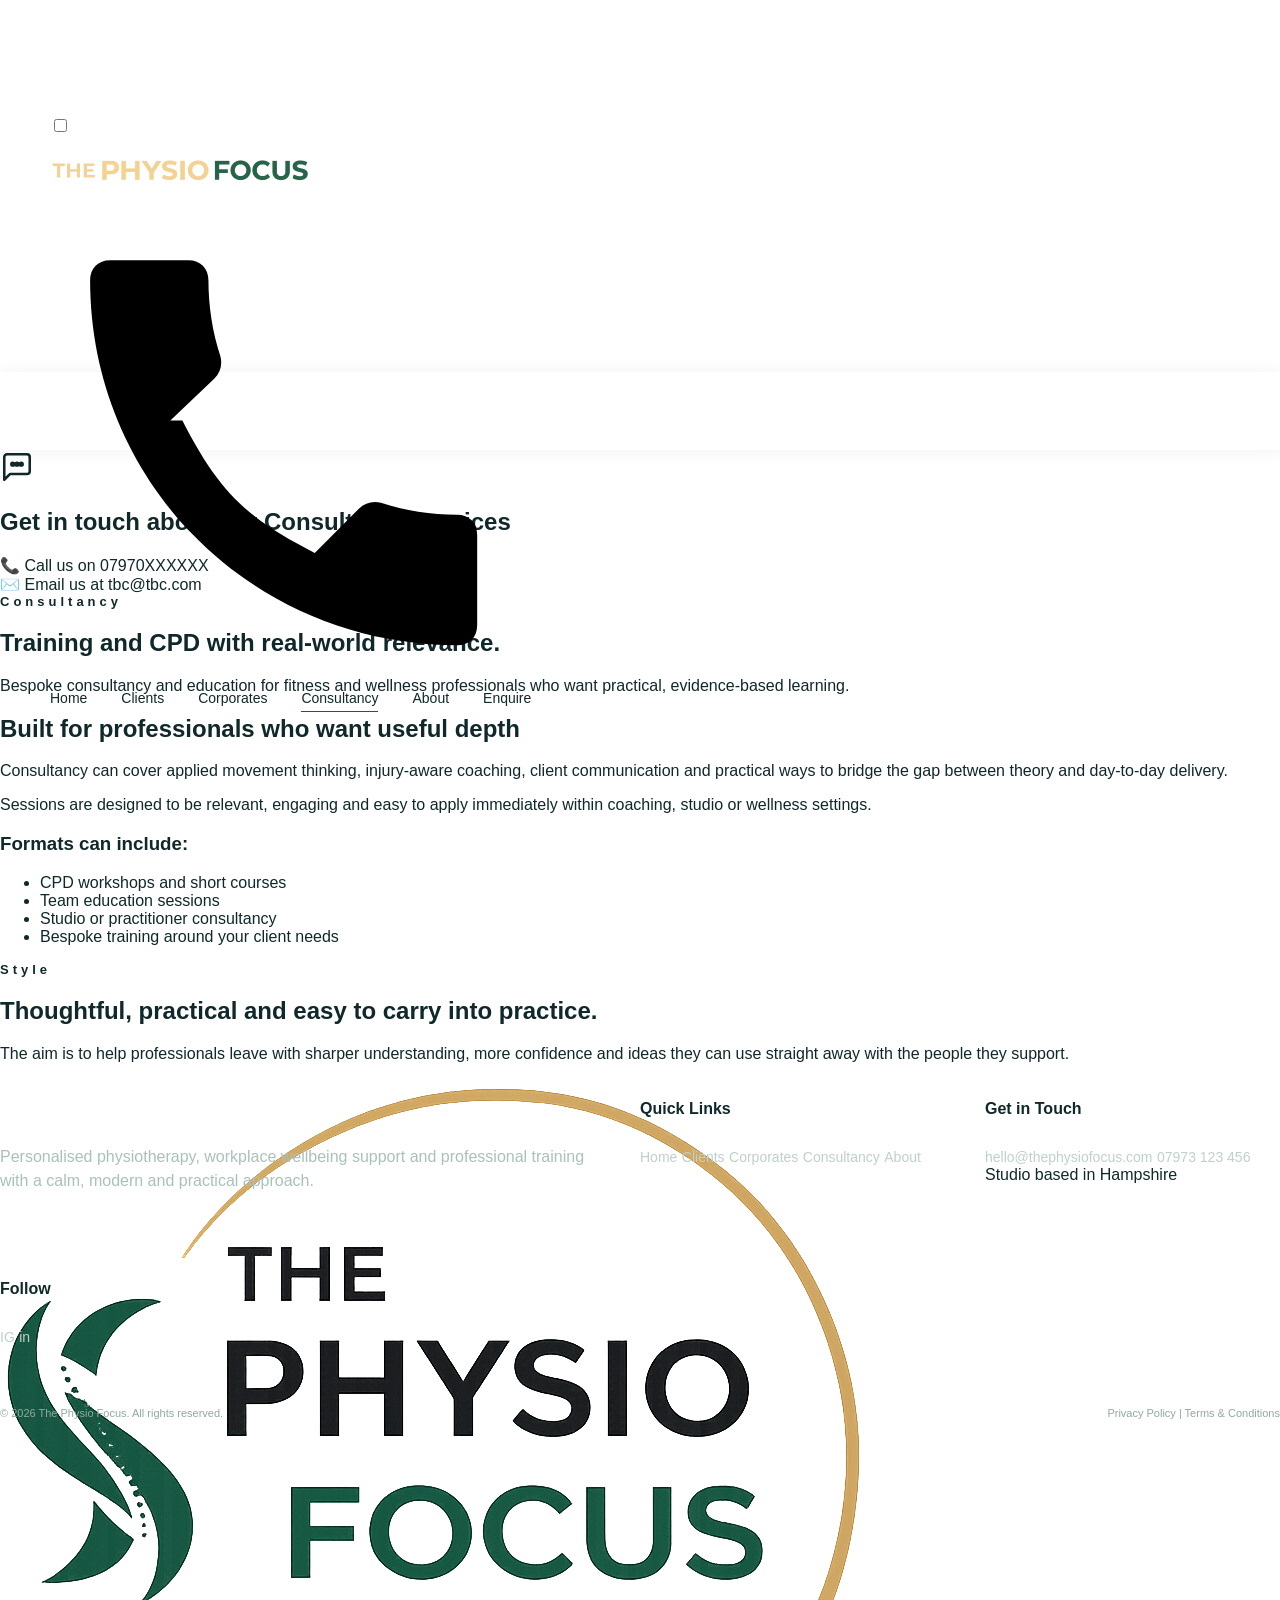
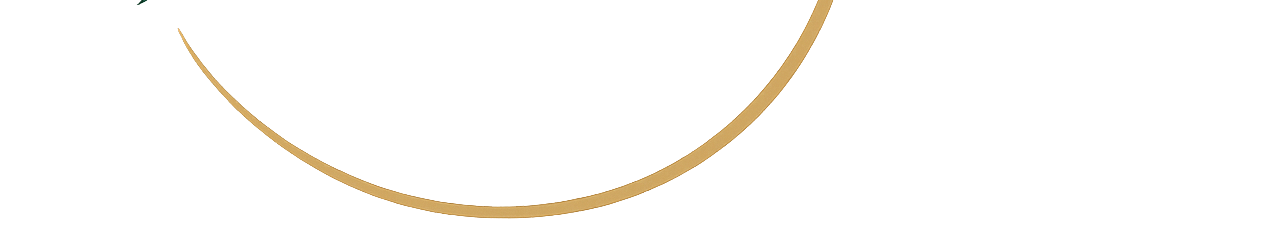
<file: consultancy.html>
<!DOCTYPE html>
<html lang="en">
<head>
  <meta charset="UTF-8" />
  <meta name="viewport" content="width=device-width, initial-scale=1.0" />
  <title>Consultancy | The Physio Focus</title>
  <meta
    name="description"
    content="Consultancy, CPD and training from The Physio Focus for fitness and wellness professionals."
  />
  <link rel="icon" type="image/png" href="images/favicon.png" />
  <link rel="stylesheet" href="styles.css" />
</head>
<body>
  <div class="topbar">
    <div class="container topbar-wrap">
      <div class="topbar-contact">
        <a href="mailto:tbc@tbc.com" class="topbar-link">
          <span class="topbar-icon" aria-hidden="true">
            <svg viewBox="0 0 24 24" role="presentation">
              <path d="M3 6.75h18v10.5H3z"></path>
              <path d="m4.5 8 7.5 6 7.5-6"></path>
            </svg>
          </span>
          <span>tbc@tbc.com</span>
        </a>
        <a href="tel:07970XXXXXX" class="topbar-link">
          <span class="topbar-icon" aria-hidden="true">
            <svg viewBox="0 0 24 24" role="presentation">
              <path d="M6.6 10.8c1.8 3.5 3.1 4.8 6.6 6.6l2.2-2.2c.3-.3.7-.4 1.1-.3 1.2.4 2.5.6 3.8.6.6 0 1 .4 1 1V21c0 .6-.4 1-1 1C10.1 22 2 13.9 2 3.8c0-.6.4-1 1-1h3.9c.6 0 1 .4 1 1 0 1.3.2 2.6.6 3.8.1.4 0 .8-.3 1.1l-2.2 2.1z"></path>
            </svg>
          </span>
          <span>07970XXXXXX</span>
        </a>
      </div>
      <div class="topbar-socials" aria-label="Social links">
        <a href="#" aria-label="Instagram" class="topbar-social">
          <svg viewBox="0 0 24 24" role="presentation">
            <rect x="4" y="4" width="16" height="16" rx="4"></rect>
            <circle cx="12" cy="12" r="3.5"></circle>
            <circle cx="17.5" cy="6.5" r="1"></circle>
          </svg>
        </a>
        <a href="#" aria-label="LinkedIn" class="topbar-social">
          <svg viewBox="0 0 24 24" role="presentation">
            <path d="M7 9v8"></path>
            <path d="M7 6.5h.01"></path>
            <path d="M12 17v-4.5c0-1.5 1-2.5 2.3-2.5S16.5 11 16.5 13v4"></path>
            <path d="M12 9v8"></path>
          </svg>
        </a>
      </div>
    </div>
  </div>
  <header class="site-header">
    <div class="container nav-wrap">
      <input type="checkbox" id="nav-toggle-consultancy" class="nav-toggle" aria-label="Toggle navigation" />
      <label for="nav-toggle-consultancy" class="mobile-nav-toggle" aria-label="Open navigation menu">
        <span></span>
        <span></span>
        <span></span>
      </label>

      <a href="index.html" class="brand" aria-label="The Physio Focus home">
        <span class="brand-mark">
          <img src="images/logo.png" alt="The Physio Focus logo" />
        </span>
        <span class="brand-name">The Physio Focus</span>
      </a>

      <a href="tel:07970XXXXXX" class="mobile-phone-link" aria-label="Call The Physio Focus">
        <svg viewBox="0 0 24 24" role="presentation">
          <path d="M6.6 10.8c1.8 3.5 3.1 4.8 6.6 6.6l2.2-2.2c.3-.3.7-.4 1.1-.3 1.2.4 2.5.6 3.8.6.6 0 1 .4 1 1V21c0 .6-.4 1-1 1C10.1 22 2 13.9 2 3.8c0-.6.4-1 1-1h3.9c.6 0 1 .4 1 1 0 1.3.2 2.6.6 3.8.1.4 0 .8-.3 1.1l-2.2 2.1z"></path>
        </svg>
      </a>

      <nav class="nav" aria-label="Primary navigation">
        <a href="index.html">Home</a>
        <a href="clients.html">Clients</a>
        <a href="corporates.html">Corporates</a>
        <a href="consultancy.html" class="active">Consultancy</a>
        <a href="about.html">About</a>
        <a href="enquire.html" class="btn btn-primary nav-cta">Enquire</a>
      </nav>
    </div>
  </header>
  <main class="client-page-main">
    <div class="client-contact-section">
      <div class="client-contact-box">
        <div class="client-contact-icon-wrap">
          <div class="client-contact-icon">
            <svg width="34" height="34" viewBox="0 0 24 24" fill="none" stroke="currentColor" stroke-width="1.8" stroke-linecap="round" stroke-linejoin="round" aria-hidden="true">
              <path d="M21 15a2 2 0 0 1-2 2H7l-4 4V5a2 2 0 0 1 2-2h14a2 2 0 0 1 2 2z"></path>
              <circle cx="9" cy="10" r="1"></circle>
              <circle cx="12" cy="10" r="1"></circle>
              <circle cx="15" cy="10" r="1"></circle>
            </svg>
          </div>
        </div>

        <div class="client-contact-content">
          <h2>Get in touch about our Consultancy services</h2>

          <div class="client-contact-links">
            <div class="client-contact-item">
              <span class="client-contact-item-icon">📞</span>
              <span>Call us on <a href="tel:07970XXXXXX">07970XXXXXX</a></span>
            </div>

            <div class="client-contact-divider"></div>

            <div class="client-contact-item">
              <span class="client-contact-item-icon">✉️</span>
              <span>Email us at <a href="mailto:tbc@tbc.com">tbc@tbc.com</a></span>
            </div>
          </div>
        </div>
      </div>
    </div>

    <section class="subpage-hero">
      <div class="container subpage-hero-inner">
        <div class="eyebrow">Consultancy</div>
        <h1 class="section-title subpage-title">Training and CPD with real-world relevance.</h1>
        <p class="subpage-intro">
          Bespoke consultancy and education for fitness and wellness professionals who want practical, evidence-based learning.
        </p>
      </div>
    </section>

    <section class="section">
      <div class="container feature-grid">
        <div class="feature-copy">
          <h2 class="section-title">Built for professionals who want useful depth</h2>
          <p>
            Consultancy can cover applied movement thinking, injury-aware coaching, client communication and practical ways to bridge the gap between theory and day-to-day delivery.
          </p>
          <p>
            Sessions are designed to be relevant, engaging and easy to apply immediately within coaching, studio or wellness settings.
          </p>
        </div>

        <div class="detail-card">
          <h3 class="detail-title">Formats can include:</h3>
          <ul class="detail-list">
            <li>CPD workshops and short courses</li>
            <li>Team education sessions</li>
            <li>Studio or practitioner consultancy</li>
            <li>Bespoke training around your client needs</li>
          </ul>
        </div>
      </div>
    </section>

    <section class="section section-soft">
      <div class="container narrow">
        <div class="section-intro">
          <div class="eyebrow">Style</div>
          <h2 class="section-title">Thoughtful, practical and easy to carry into practice.</h2>
        </div>
        <p class="centered-copy">
          The aim is to help professionals leave with sharper understanding, more confidence and ideas they can use straight away with the people they support.
        </p>
      </div>
    </section>
  </main>

  <footer class="site-footer" id="enquire">
    <div class="container">
      <div class="footer-grid">
        <div class="footer-brand">
          <div class="brand-mark">
            <img src="images/logo.png" alt="The Physio Focus logo" />
          </div>
          <p>
            Personalised physiotherapy, workplace wellbeing support and professional training with a calm, modern and practical approach.
          </p>
        </div>

        <div>
          <h4 class="footer-title">Quick Links</h4>
          <div class="footer-links">
            <a href="index.html">Home</a>
            <a href="clients.html">Clients</a>
            <a href="corporates.html">Corporates</a>
            <a href="consultancy.html">Consultancy</a>
            <a href="about.html">About</a>
          </div>
        </div>

        <div>
          <h4 class="footer-title">Get in Touch</h4>
          <div class="footer-contact">
            <a href="mailto:hello@thephysiofocus.com">hello@thephysiofocus.com</a>
            <a href="tel:+447973123456">07973 123 456</a>
            <span>Studio based in Hampshire</span>
          </div>
        </div>

        <div>
          <h4 class="footer-title">Follow</h4>
          <div class="socials">
            <a href="#" aria-label="Instagram">IG</a>
            <a href="#" aria-label="LinkedIn">in</a>
          </div>
        </div>
      </div>

      <div class="footer-bottom">
        <span>&copy; 2026 The Physio Focus. All rights reserved.</span>
        <span>Privacy Policy | Terms &amp; Conditions</span>
      </div>
    </div>
  </footer>
</body>
</html>
</file>
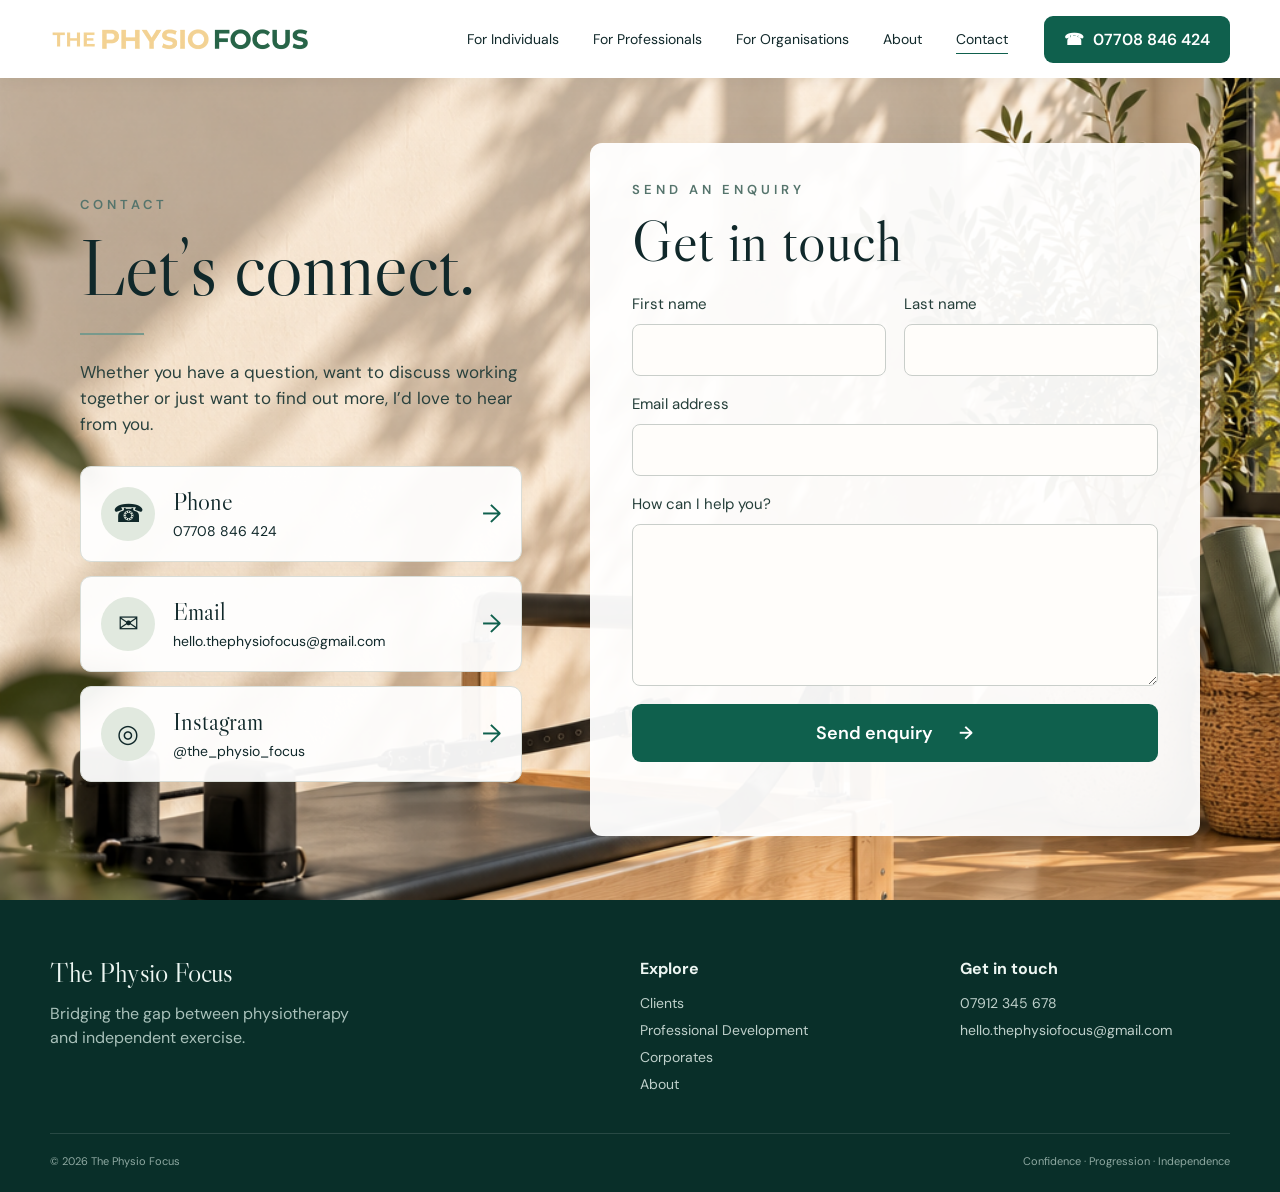
<file: contact.html>
<!doctype html><html lang="en"><head><meta charset="UTF-8"><meta name="viewport" content="width=device-width,initial-scale=1"><meta name="description" content="Contact The Physio Focus about physiotherapy, Pilates, professional development or workplace wellbeing."><title>Contact | The Physio Focus</title><link rel="preconnect" href="https://fonts.googleapis.com"><link rel="preconnect" href="https://fonts.gstatic.com" crossorigin><link href="https://fonts.googleapis.com/css2?family=DM+Sans:wght@400;500;600&family=Libre+Caslon+Display&display=swap" rel="stylesheet"><link rel="stylesheet" href="styles.css"></head><body>
<header class="site-header"><a class="brand" href="index.html" aria-label="The Physio Focus home"><svg class="brand-mark" viewBox="0 0 48 54" aria-hidden="true"><circle cx="25" cy="7" r="4"/><path d="M24 14C12 12 5 6 5 6c0 17 6 25 18 30-1-10-1-16 1-22Z"/><path d="M27 17C38 14 43 8 43 8c0 18-6 28-17 37 1-11 1-20 1-28Z"/><path d="M23 36c2 7 2 11 1 17h4c0-7 0-13-2-19Z"/></svg><span><strong>The Physio Focus</strong><small>CONFIDENCE · PROGRESSION · INDEPENDENCE</small></span></a><nav id="nav" aria-label="Main navigation"><a href="clients.html">Clients</a><a href="professional-development.html">Professional Development</a><a href="corporates.html">Corporates</a><a href="about.html">About</a><a class="active" href="contact.html">Contact</a></nav><a class="phone-pill" href="tel:07912345678"><span>☎</span>07912 345 678</a><button class="menu-button" aria-label="Toggle menu" aria-expanded="false"><span></span><span></span></button></header>
<main class="contact-page">
  <section class="contact-desktop-stage">
    <div class="contact-stage-inner">
      <div class="contact-stage-details reveal">
        <p class="section-label">CONTACT</p><h1>Let’s connect.</h1><span class="contact-heading-line"></span>
        <p class="contact-intro">Whether you have a question, want to discuss working together or just want to find out more, I’d love to hear from you.</p>
        <div class="contact-card-grid">
          <a class="contact-card" href="tel:07708846424"><span class="contact-card-icon">☎</span><span><strong>Phone</strong><small>07708 846 424</small></span><b>→</b></a>
          <a class="contact-card" href="mailto:hello.thephysiofocus@gmail.com"><span class="contact-card-icon">✉</span><span><strong>Email</strong><small>hello.thephysiofocus@gmail.com</small></span><b>→</b></a>
          <a class="contact-card" href="https://www.instagram.com/the_physio_focus" target="_blank" rel="noopener"><span class="contact-card-icon">◎</span><span><strong>Instagram</strong><small>@the_physio_focus</small></span><b>→</b></a>
        </div>
      </div>
      <div class="contact-form-card contact-connect-form reveal">
        <p class="section-label">SEND AN ENQUIRY</p><h2>Get in touch</h2>
        <form id="contact-form">
          <div class="form-row"><label>First name<input type="text" name="firstName" autocomplete="given-name" required></label><label>Last name<input type="text" name="lastName" autocomplete="family-name" required></label></div>
          <label>Email address<input type="email" name="email" autocomplete="email" required></label>
          <label>How can I help you?<textarea name="message" rows="6" required></textarea></label>
          <button class="button contact-submit" type="submit">Send enquiry <span>→</span></button>
          <p class="form-status" id="form-status" aria-live="polite"></p>
        </form>
      </div>
    </div>
  </section>
</main>
<footer class="footer"><div class="wrap footer-grid"><div class="footer-brand"><span class="brand-name">The Physio Focus</span><p>Bridging the gap between physiotherapy<br>and independent exercise.</p></div><div><b>Explore</b><a href="clients.html">Clients</a><a href="professional-development.html">Professional Development</a><a href="corporates.html">Corporates</a><a href="about.html">About</a></div><div><b>Get in touch</b><a href="tel:07912345678">07912 345 678</a><a href="mailto:hello@thephysiofocus.co.uk">hello@thephysiofocus.co.uk</a></div></div><div class="wrap footer-bottom"><span>© 2026 The Physio Focus</span><span>Confidence · Progression · Independence</span></div></footer><script src="script.js"></script></body></html>
</file>
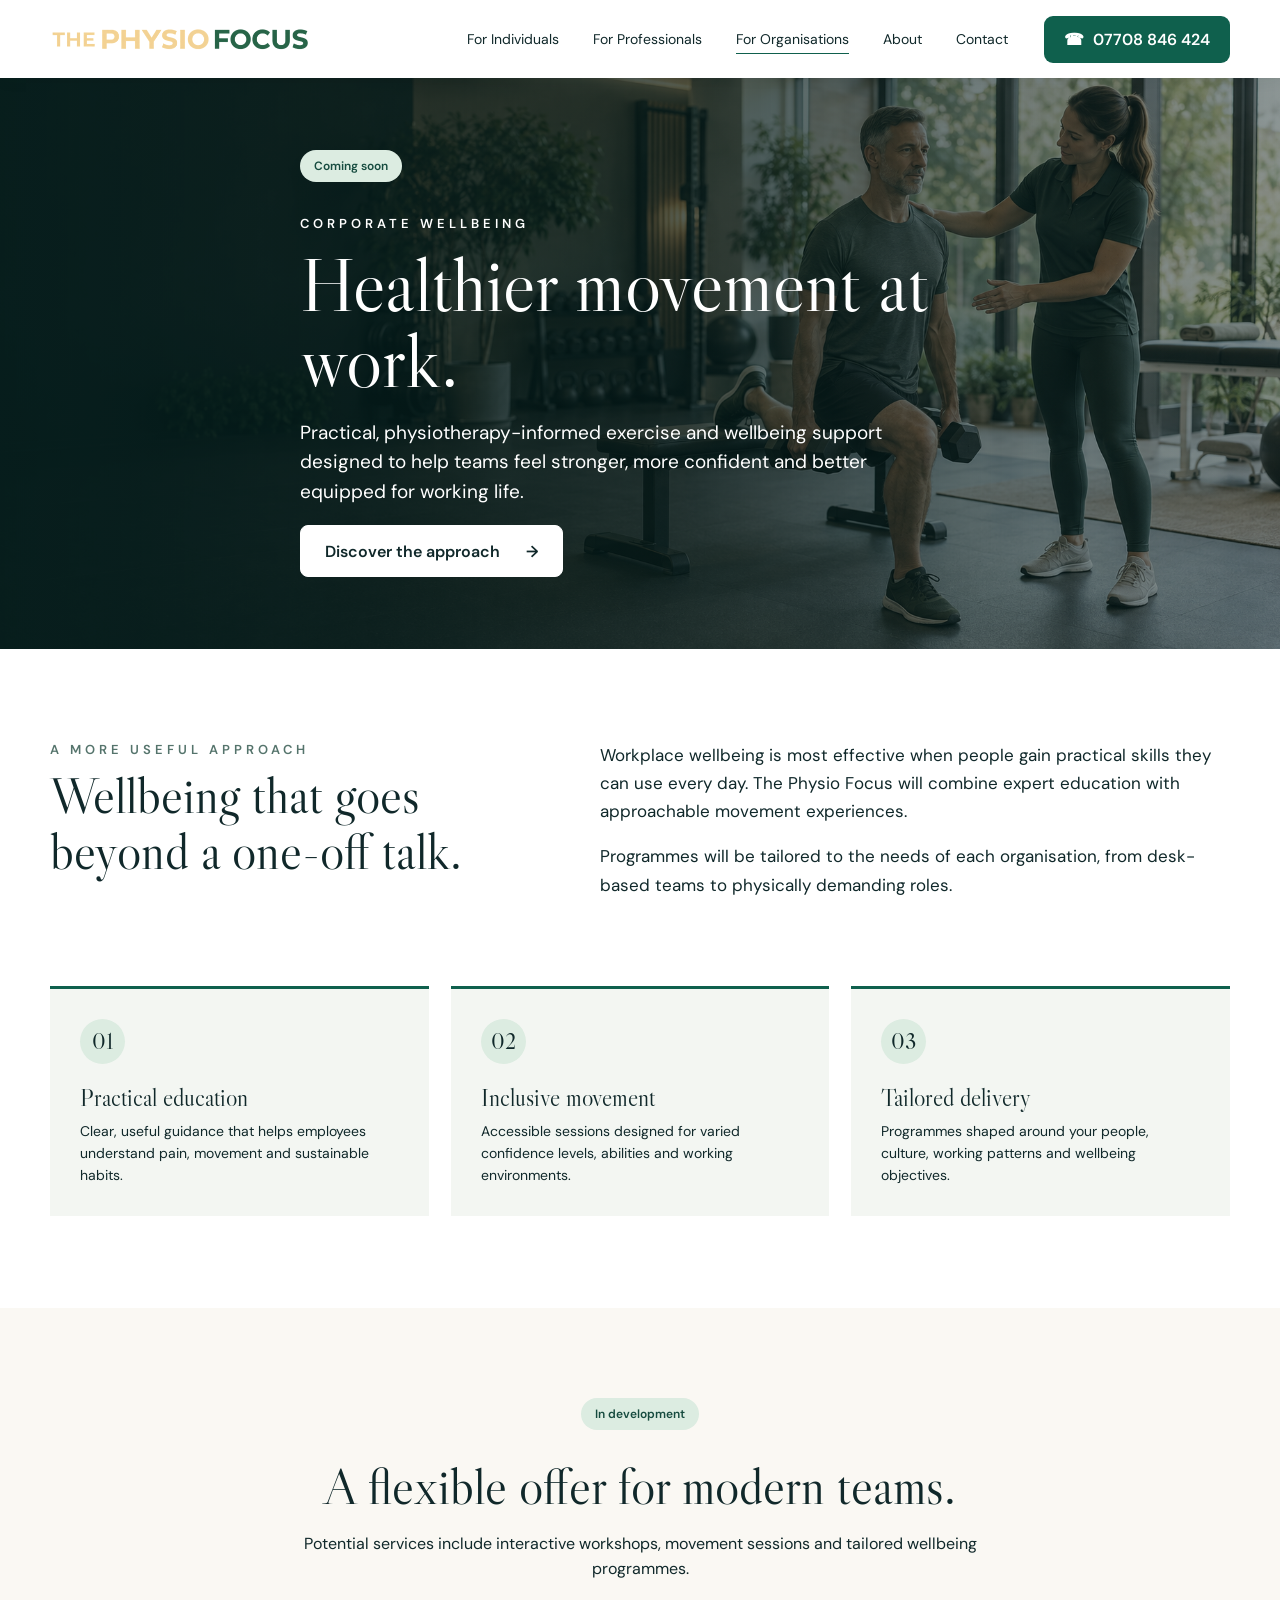
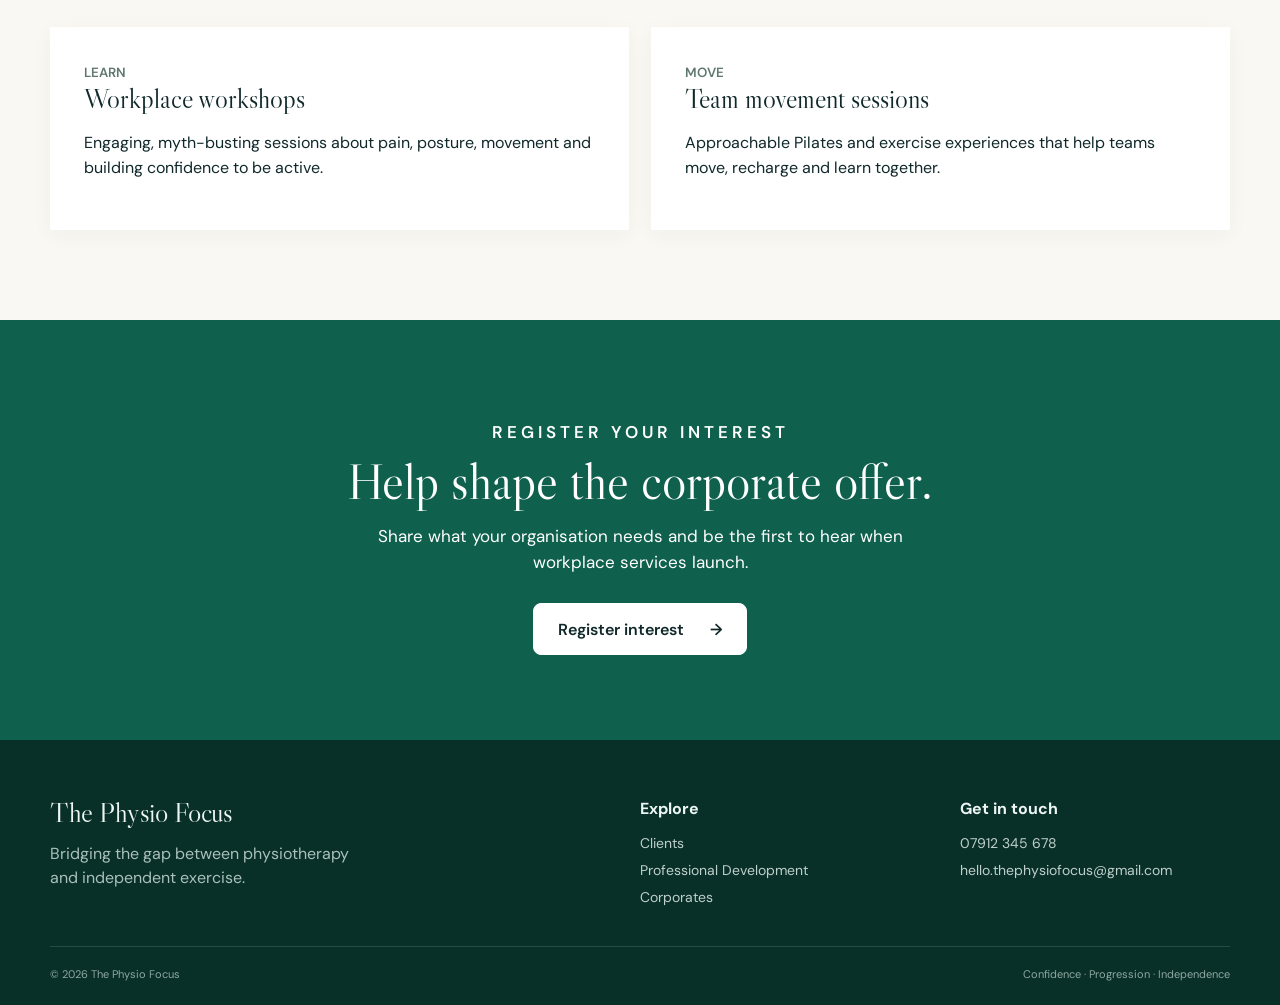
<file: corporates.html>
<!doctype html><html lang="en"><head><meta charset="UTF-8"><meta name="viewport" content="width=device-width,initial-scale=1"><meta name="description" content="Workplace exercise and wellbeing solutions from The Physio Focus."><title>Corporates | The Physio Focus</title><link rel="preconnect" href="https://fonts.googleapis.com"><link rel="preconnect" href="https://fonts.gstatic.com" crossorigin><link href="https://fonts.googleapis.com/css2?family=DM+Sans:wght@400;500;600&family=Libre+Caslon+Display&display=swap" rel="stylesheet"><link rel="stylesheet" href="styles.css"></head><body>
<header class="site-header"><a class="brand" href="index.html" aria-label="The Physio Focus home"><svg class="brand-mark" viewBox="0 0 48 54" aria-hidden="true"><circle cx="25" cy="7" r="4"/><path d="M24 14C12 12 5 6 5 6c0 17 6 25 18 30-1-10-1-16 1-22Z"/><path d="M27 17C38 14 43 8 43 8c0 18-6 28-17 37 1-11 1-20 1-28Z"/><path d="M23 36c2 7 2 11 1 17h4c0-7 0-13-2-19Z"/></svg><span><strong>The Physio Focus</strong><small>CONFIDENCE · PROGRESSION · INDEPENDENCE</small></span></a><nav id="nav" aria-label="Main navigation"><a href="clients.html">Clients</a><a href="professional-development.html">Professional Development</a><a class="active" href="corporates.html">Corporates</a><a href="about.html">About</a><a href="contact.html">Contact</a></nav><a class="phone-pill" href="tel:07912345678"><span>☎</span>07912 345 678</a><button class="menu-button" aria-label="Toggle menu" aria-expanded="false"><span></span><span></span></button></header>
<main><section class="inner-hero corporate-hero"><div class="inner-hero-copy wrap reveal"><span class="notice">Coming soon</span><p class="eyebrow">CORPORATE WELLBEING</p><h1>Healthier movement at work.</h1><p>Practical, physiotherapy-informed exercise and wellbeing support designed to help teams feel stronger, more confident and better equipped for working life.</p><a class="button button-light" href="#corporate-options">Discover the approach <span>→</span></a></div></section>
<section class="page-section" id="corporate-options"><div class="wrap"><div class="page-intro reveal"><div><p class="section-label">A MORE USEFUL APPROACH</p><h2>Wellbeing that goes beyond a one-off talk.</h2></div><div class="page-intro-copy"><p>Workplace wellbeing is most effective when people gain practical skills they can use every day. The Physio Focus will combine expert education with approachable movement experiences.</p><p>Programmes will be tailored to the needs of each organisation, from desk-based teams to physically demanding roles.</p></div></div><div class="feature-list"><article class="reveal"><span>01</span><h3>Practical education</h3><p>Clear, useful guidance that helps employees understand pain, movement and sustainable habits.</p></article><article class="reveal"><span>02</span><h3>Inclusive movement</h3><p>Accessible sessions designed for varied confidence levels, abilities and working environments.</p></article><article class="reveal"><span>03</span><h3>Tailored delivery</h3><p>Programmes shaped around your people, culture, working patterns and wellbeing objectives.</p></article></div></div></section>
<section class="offer-section"><div class="wrap"><div class="section-head"><span class="notice">In development</span><h2>A flexible offer for modern teams.</h2><p>Potential services include interactive workshops, movement sessions and tailored wellbeing programmes.</p></div><div class="offer-grid"><article class="offer-card"><small>LEARN</small><h3>Workplace workshops</h3><p>Engaging, myth-busting sessions about pain, posture, movement and building confidence to be active.</p></article><article class="offer-card"><small>MOVE</small><h3>Team movement sessions</h3><p>Approachable Pilates and exercise experiences that help teams move, recharge and learn together.</p></article></div></div></section>
<section class="page-cta"><div class="wrap"><p class="eyebrow">REGISTER YOUR INTEREST</p><h2>Help shape the corporate offer.</h2><p>Share what your organisation needs and be the first to hear when workplace services launch.</p><a class="button button-light" href="mailto:hello@thephysiofocus.co.uk?subject=Corporate services enquiry">Register interest <span>→</span></a></div></section></main>
<footer class="footer"><div class="wrap footer-grid"><div class="footer-brand"><span class="brand-name">The Physio Focus</span><p>Bridging the gap between physiotherapy<br>and independent exercise.</p></div><div><b>Explore</b><a href="clients.html">Clients</a><a href="professional-development.html">Professional Development</a><a href="corporates.html">Corporates</a></div><div><b>Get in touch</b><a href="tel:07912345678">07912 345 678</a><a href="mailto:hello@thephysiofocus.co.uk">hello@thephysiofocus.co.uk</a></div></div><div class="wrap footer-bottom"><span>© 2026 The Physio Focus</span><span>Confidence · Progression · Independence</span></div></footer><script src="script.js"></script></body></html>
</file>
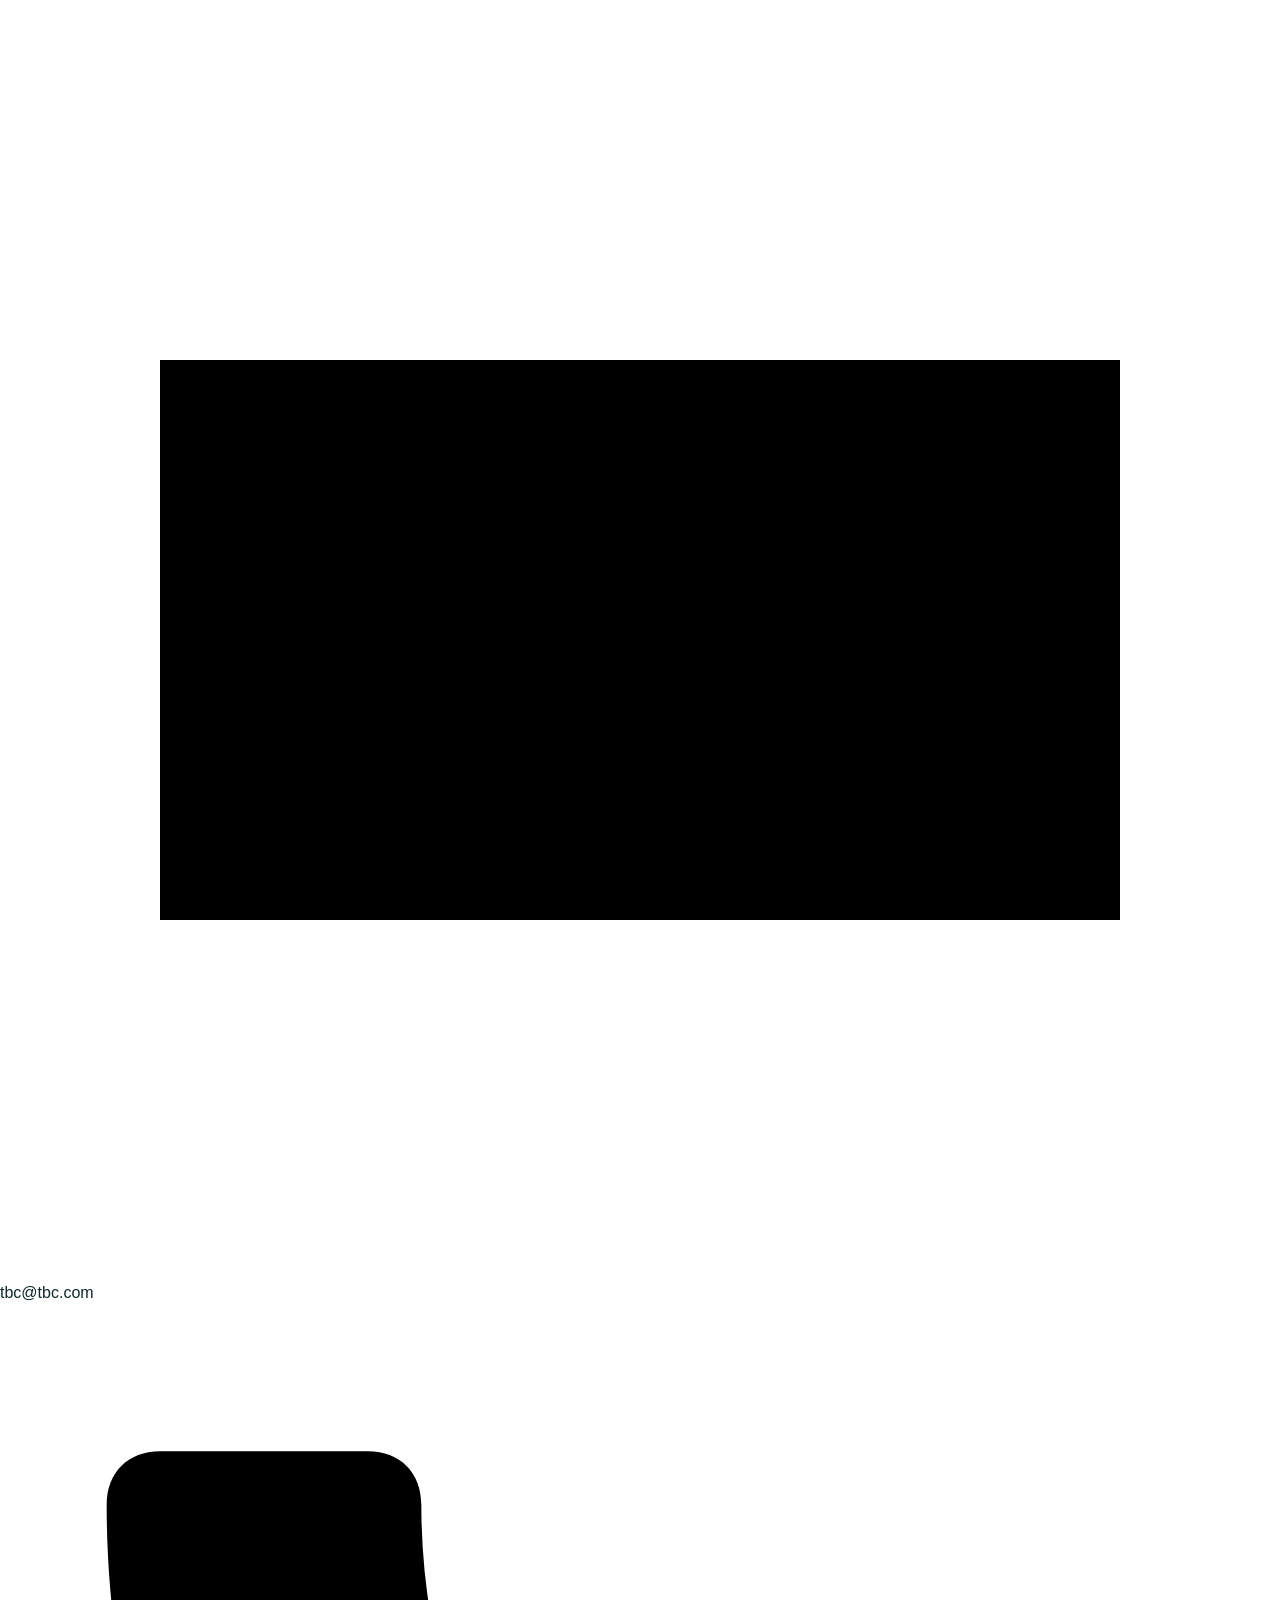
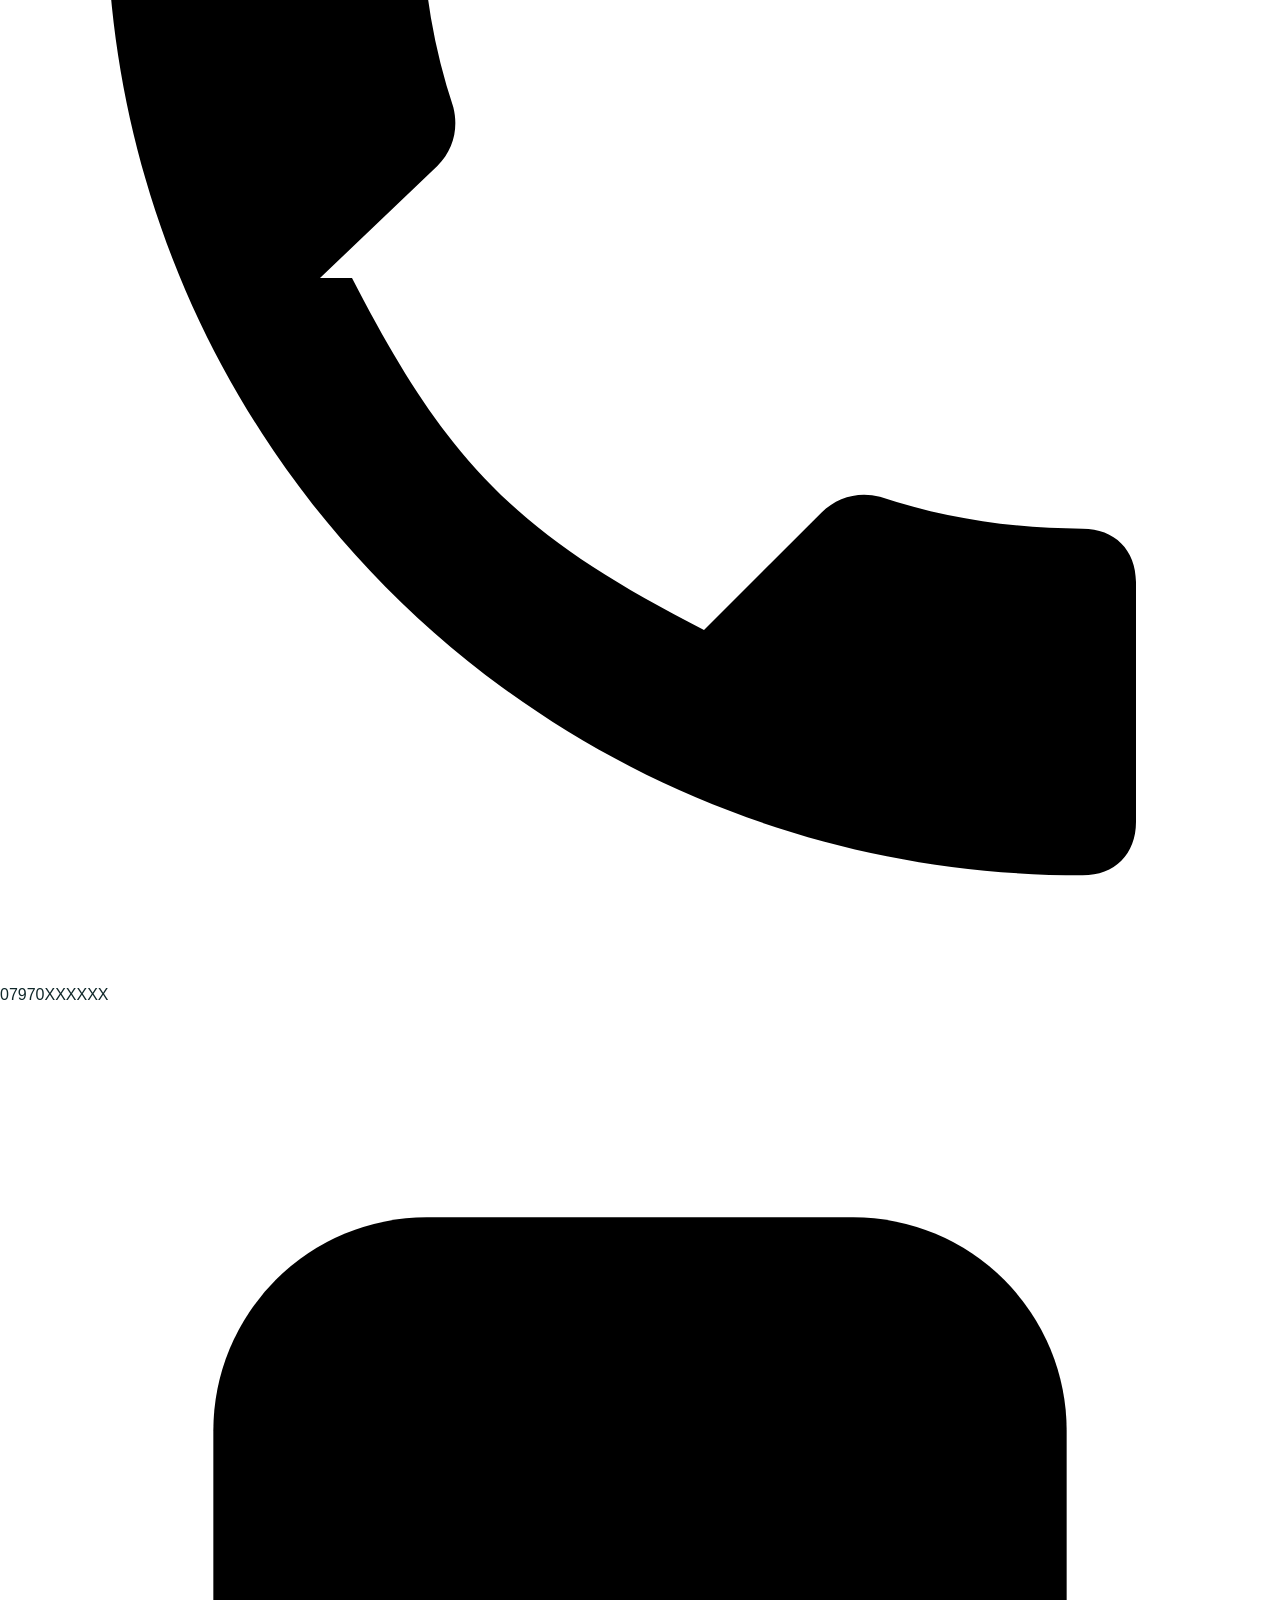
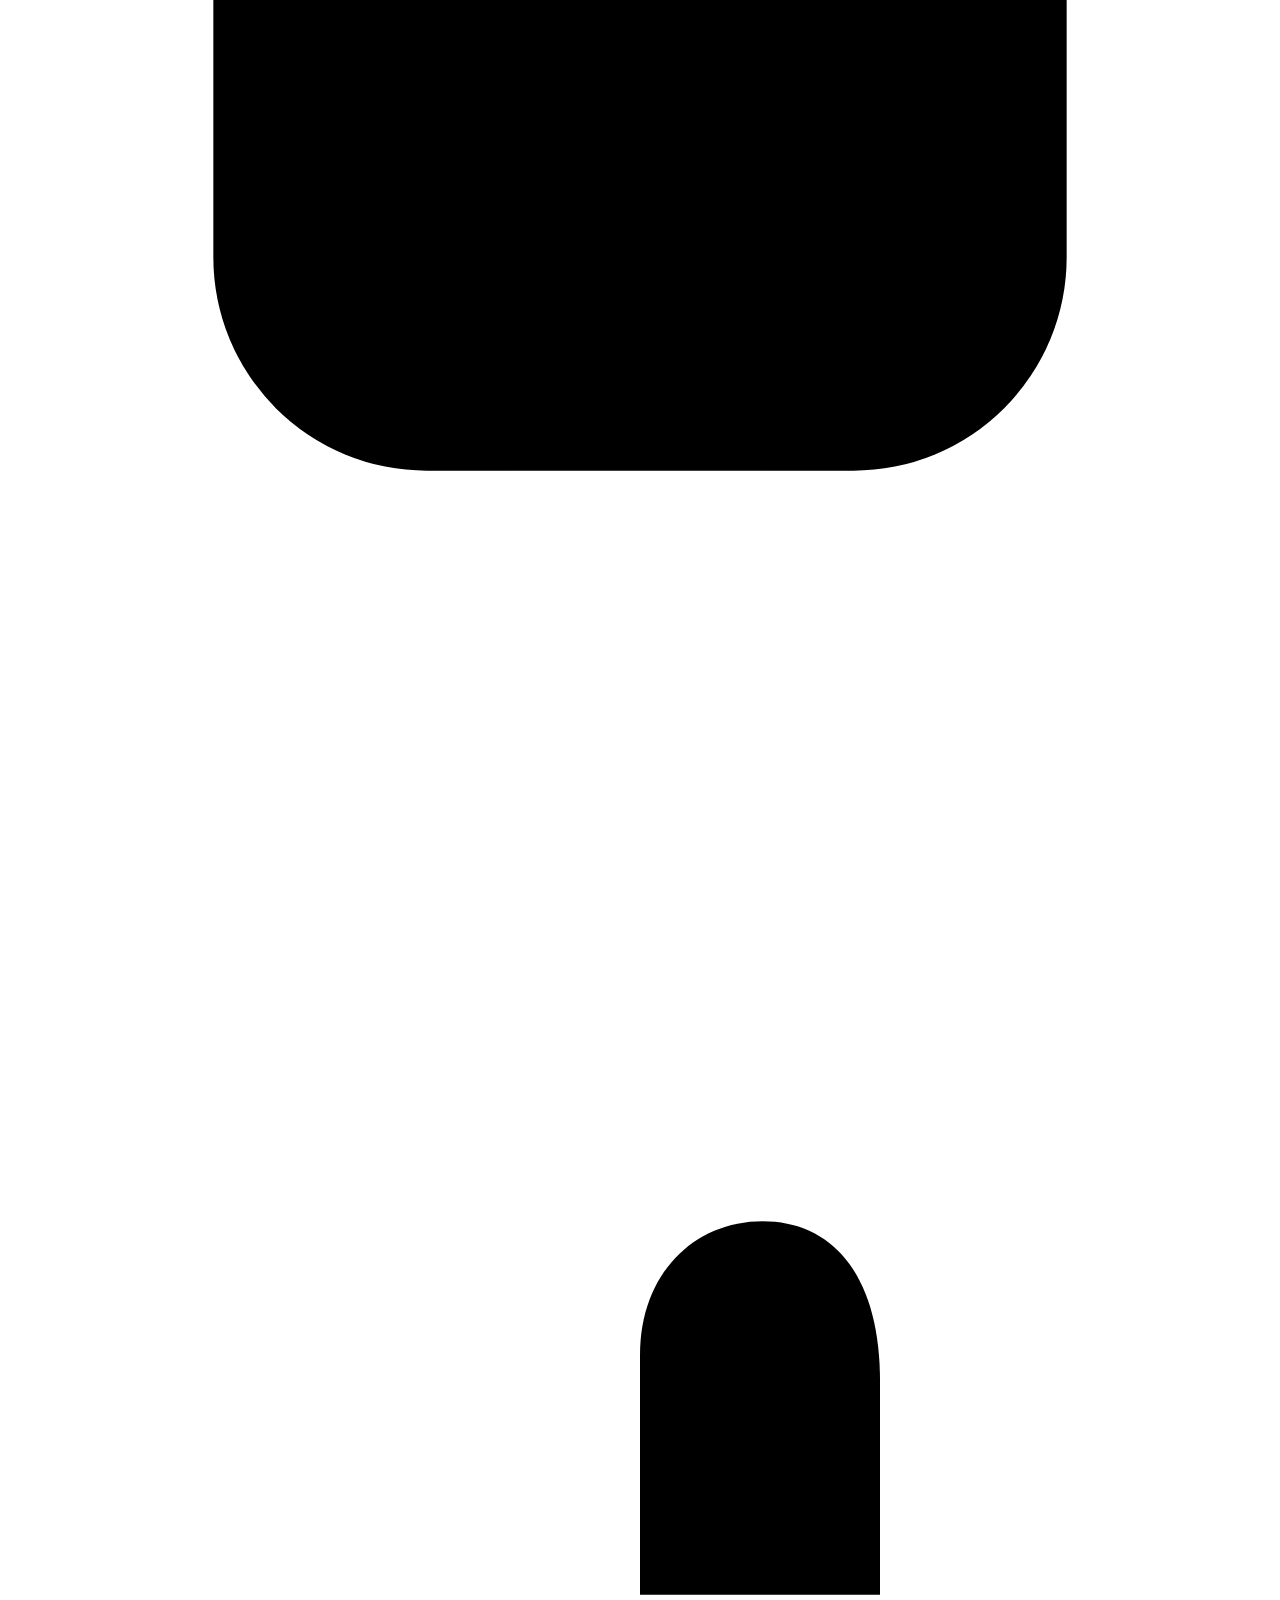
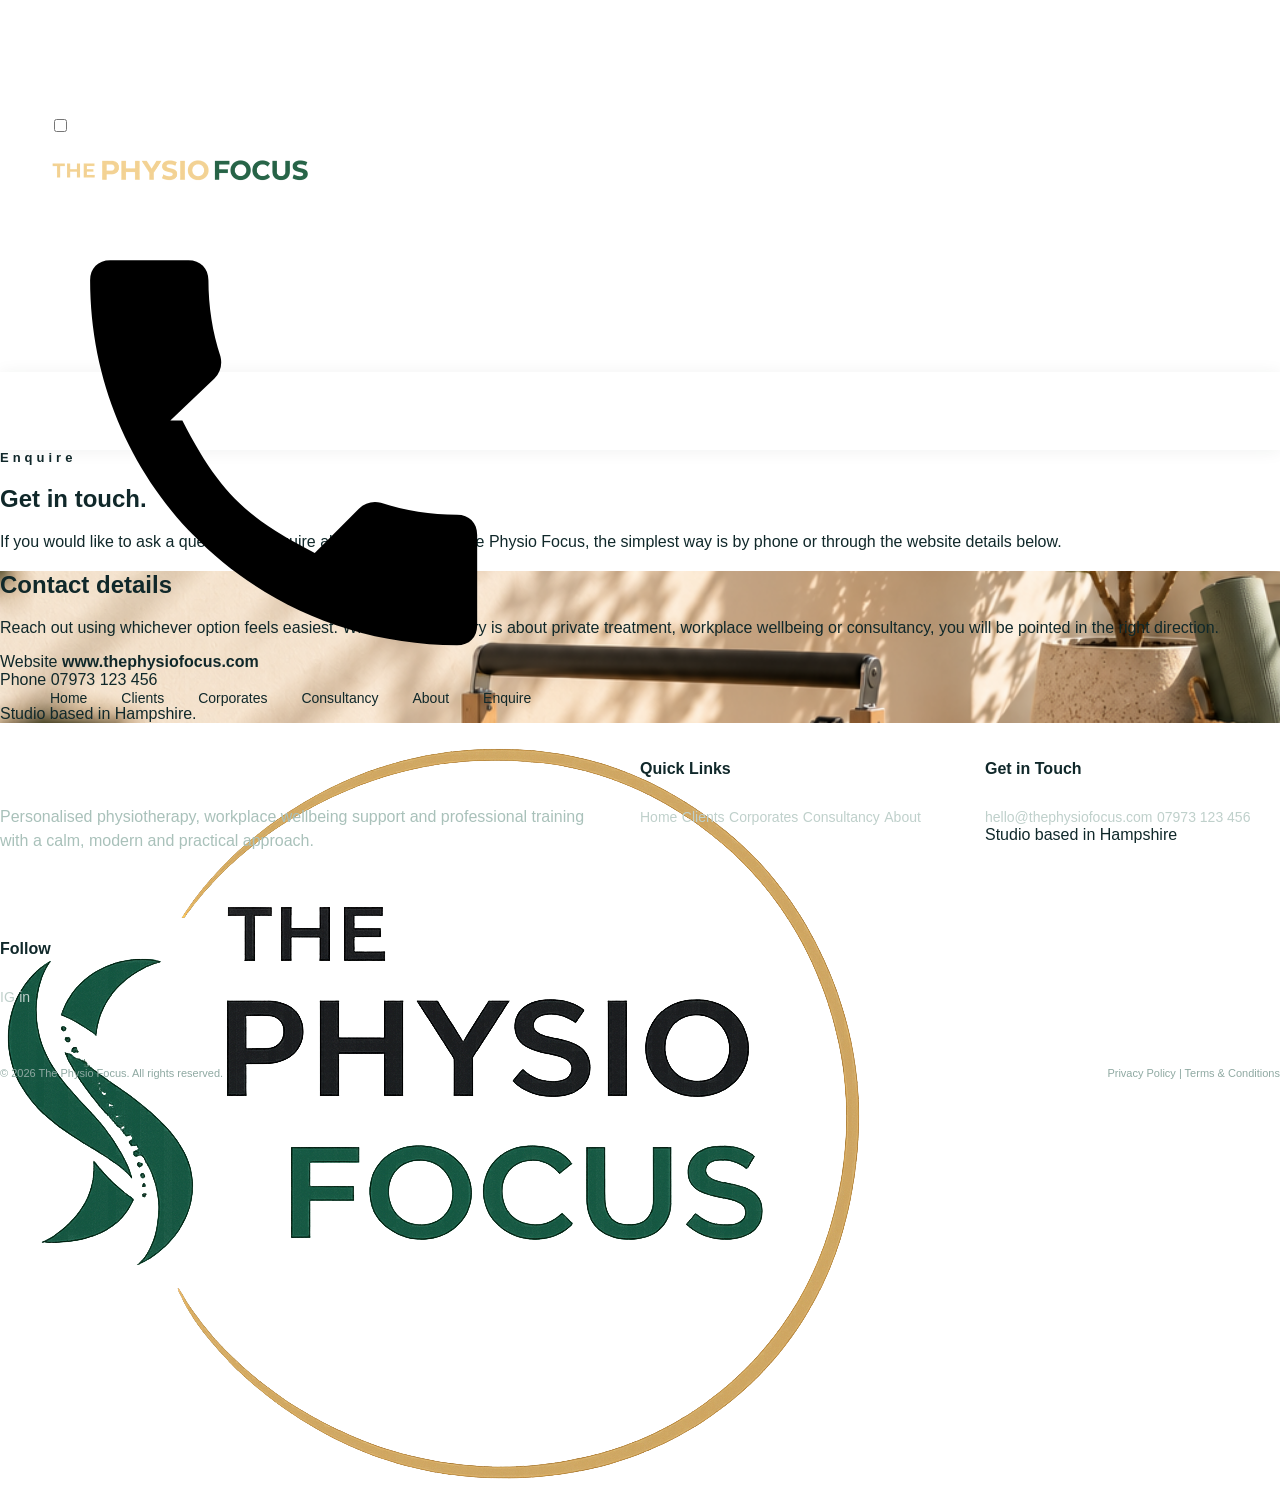
<file: enquire.html>
<!DOCTYPE html>
<html lang="en">
<head>
  <meta charset="UTF-8" />
  <meta name="viewport" content="width=device-width, initial-scale=1.0" />
  <title>Enquire | The Physio Focus</title>
  <meta
    name="description"
    content="Get in touch with The Physio Focus for enquiries about physiotherapy, workplace wellbeing and consultancy."
  />
  <link rel="icon" type="image/png" href="images/favicon.png" />
  <link rel="stylesheet" href="styles.css" />
</head>
<body>
  <div class="topbar">
    <div class="container topbar-wrap">
      <div class="topbar-contact">
        <a href="mailto:tbc@tbc.com" class="topbar-link">
          <span class="topbar-icon" aria-hidden="true">
            <svg viewBox="0 0 24 24" role="presentation">
              <path d="M3 6.75h18v10.5H3z"></path>
              <path d="m4.5 8 7.5 6 7.5-6"></path>
            </svg>
          </span>
          <span>tbc@tbc.com</span>
        </a>
        <a href="tel:07970XXXXXX" class="topbar-link">
          <span class="topbar-icon" aria-hidden="true">
            <svg viewBox="0 0 24 24" role="presentation">
              <path d="M6.6 10.8c1.8 3.5 3.1 4.8 6.6 6.6l2.2-2.2c.3-.3.7-.4 1.1-.3 1.2.4 2.5.6 3.8.6.6 0 1 .4 1 1V21c0 .6-.4 1-1 1C10.1 22 2 13.9 2 3.8c0-.6.4-1 1-1h3.9c.6 0 1 .4 1 1 0 1.3.2 2.6.6 3.8.1.4 0 .8-.3 1.1l-2.2 2.1z"></path>
            </svg>
          </span>
          <span>07970XXXXXX</span>
        </a>
      </div>
      <div class="topbar-socials" aria-label="Social links">
        <a href="#" aria-label="Instagram" class="topbar-social">
          <svg viewBox="0 0 24 24" role="presentation">
            <rect x="4" y="4" width="16" height="16" rx="4"></rect>
            <circle cx="12" cy="12" r="3.5"></circle>
            <circle cx="17.5" cy="6.5" r="1"></circle>
          </svg>
        </a>
        <a href="#" aria-label="LinkedIn" class="topbar-social">
          <svg viewBox="0 0 24 24" role="presentation">
            <path d="M7 9v8"></path>
            <path d="M7 6.5h.01"></path>
            <path d="M12 17v-4.5c0-1.5 1-2.5 2.3-2.5S16.5 11 16.5 13v4"></path>
            <path d="M12 9v8"></path>
          </svg>
        </a>
      </div>
    </div>
  </div>
  <header class="site-header">
    <div class="container nav-wrap">
      <input type="checkbox" id="nav-toggle-enquire" class="nav-toggle" aria-label="Toggle navigation" />
      <label for="nav-toggle-enquire" class="mobile-nav-toggle" aria-label="Open navigation menu">
        <span></span>
        <span></span>
        <span></span>
      </label>

      <a href="index.html" class="brand" aria-label="The Physio Focus home">
        <span class="brand-mark">
          <img src="images/logo.png" alt="The Physio Focus logo" />
        </span>
        <span class="brand-name">The Physio Focus</span>
      </a>

      <a href="tel:07970XXXXXX" class="mobile-phone-link" aria-label="Call The Physio Focus">
        <svg viewBox="0 0 24 24" role="presentation">
          <path d="M6.6 10.8c1.8 3.5 3.1 4.8 6.6 6.6l2.2-2.2c.3-.3.7-.4 1.1-.3 1.2.4 2.5.6 3.8.6.6 0 1 .4 1 1V21c0 .6-.4 1-1 1C10.1 22 2 13.9 2 3.8c0-.6.4-1 1-1h3.9c.6 0 1 .4 1 1 0 1.3.2 2.6.6 3.8.1.4 0 .8-.3 1.1l-2.2 2.1z"></path>
        </svg>
      </a>

      <nav class="nav" aria-label="Primary navigation">
        <a href="index.html">Home</a>
        <a href="clients.html">Clients</a>
        <a href="corporates.html">Corporates</a>
        <a href="consultancy.html">Consultancy</a>
        <a href="about.html">About</a>
        <a href="enquire.html" class="btn btn-primary nav-cta">Enquire</a>
      </nav>
    </div>
  </header>

  <main>
    <section class="subpage-hero">
      <div class="container subpage-hero-inner">
        <div class="eyebrow">Enquire</div>
        <h1 class="section-title subpage-title">Get in touch.</h1>
        <p class="subpage-intro">
          If you would like to ask a question or enquire about working with The Physio Focus, the simplest way is by phone or through the website details below.
        </p>
      </div>
    </section>

    <section class="section contact-page">
      <div class="container contact-shell">
        <div class="contact-panel">
          <h2 class="section-title">Contact details</h2>
          <p>
            Reach out using whichever option feels easiest. Whether the enquiry is about private treatment, workplace wellbeing or consultancy, you will be pointed in the right direction.
          </p>

          <div class="contact-links">
            <div class="contact-link-card">
              <span>Website</span>
              <strong>www.thephysiofocus.com</strong>
            </div>
            <div class="contact-link-card">
              <span>Phone</span>
              <a href="tel:+447973123456">07973 123 456</a>
            </div>
          </div>

          <p class="contact-note">
            Studio based in Hampshire.
          </p>
        </div>
      </div>
    </section>
  </main>

  <footer class="site-footer" id="enquire">
    <div class="container">
      <div class="footer-grid">
        <div class="footer-brand">
          <div class="brand-mark">
            <img src="images/logo.png" alt="The Physio Focus logo" />
          </div>
          <p>
            Personalised physiotherapy, workplace wellbeing support and
            professional training with a calm, modern and practical approach.
          </p>
        </div>

        <div>
          <h4 class="footer-title">Quick Links</h4>
          <div class="footer-links">
            <a href="index.html">Home</a>
            <a href="clients.html">Clients</a>
            <a href="corporates.html">Corporates</a>
            <a href="consultancy.html">Consultancy</a>
            <a href="about.html">About</a>
          </div>
        </div>

        <div>
          <h4 class="footer-title">Get in Touch</h4>
          <div class="footer-contact">
            <a href="mailto:hello@thephysiofocus.com">hello@thephysiofocus.com</a>
            <a href="tel:+447973123456">07973 123 456</a>
            <span>Studio based in Hampshire</span>
          </div>
        </div>

        <div>
          <h4 class="footer-title">Follow</h4>
          <div class="socials">
            <a href="#" aria-label="Instagram">IG</a>
            <a href="#" aria-label="LinkedIn">in</a>
          </div>
        </div>
      </div>

      <div class="footer-bottom">
        <span>&copy; 2026 The Physio Focus. All rights reserved.</span>
        <span>Privacy Policy | Terms &amp; Conditions</span>
      </div>
    </div>
  </footer>
</body>
</html>
</file>
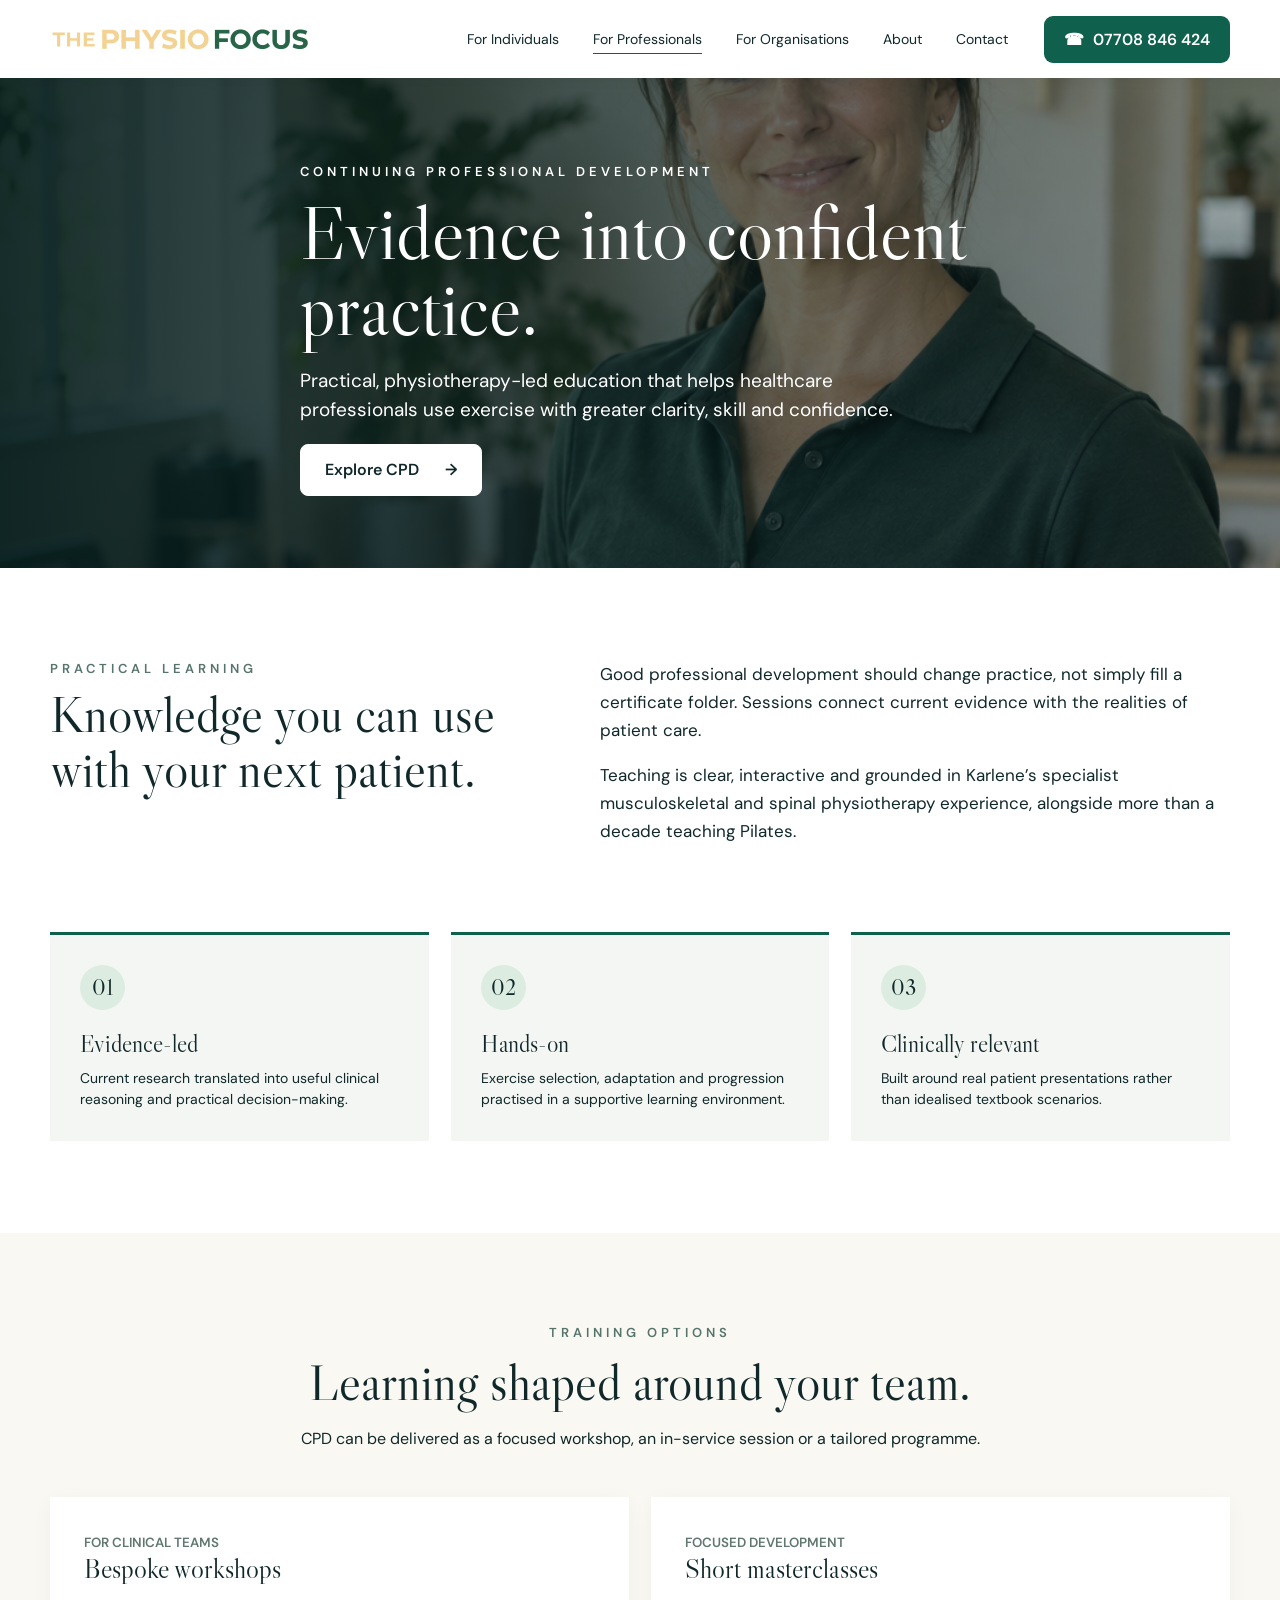
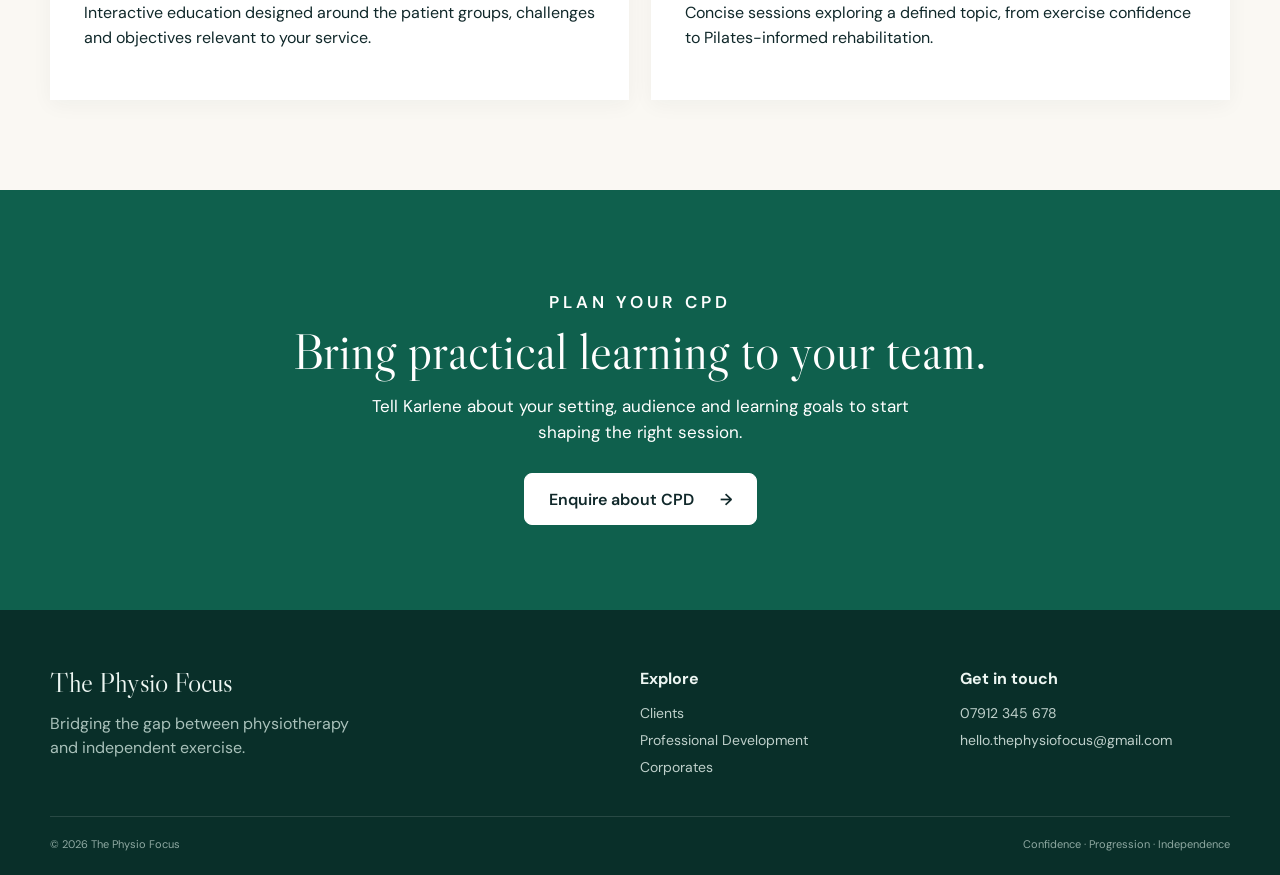
<file: professional-development.html>
<!doctype html><html lang="en"><head><meta charset="UTF-8"><meta name="viewport" content="width=device-width,initial-scale=1"><meta name="description" content="Evidence-based continuing professional development for healthcare professionals."><title>Professional Development | The Physio Focus</title><link rel="preconnect" href="https://fonts.googleapis.com"><link rel="preconnect" href="https://fonts.gstatic.com" crossorigin><link href="https://fonts.googleapis.com/css2?family=DM+Sans:wght@400;500;600&family=Libre+Caslon+Display&display=swap" rel="stylesheet"><link rel="stylesheet" href="styles.css"></head><body>
<header class="site-header"><a class="brand" href="index.html" aria-label="The Physio Focus home"><svg class="brand-mark" viewBox="0 0 48 54" aria-hidden="true"><circle cx="25" cy="7" r="4"/><path d="M24 14C12 12 5 6 5 6c0 17 6 25 18 30-1-10-1-16 1-22Z"/><path d="M27 17C38 14 43 8 43 8c0 18-6 28-17 37 1-11 1-20 1-28Z"/><path d="M23 36c2 7 2 11 1 17h4c0-7 0-13-2-19Z"/></svg><span><strong>The Physio Focus</strong><small>CONFIDENCE · PROGRESSION · INDEPENDENCE</small></span></a><nav id="nav" aria-label="Main navigation"><a href="clients.html">Clients</a><a class="active" href="professional-development.html">Professional Development</a><a href="corporates.html">Corporates</a><a href="about.html">About</a><a href="contact.html">Contact</a></nav><a class="phone-pill" href="tel:07912345678"><span>☎</span>07912 345 678</a><button class="menu-button" aria-label="Toggle menu" aria-expanded="false"><span></span><span></span></button></header>
<main><section class="inner-hero cpd-hero"><div class="inner-hero-copy wrap reveal"><p class="eyebrow">CONTINUING PROFESSIONAL DEVELOPMENT</p><h1>Evidence into confident practice.</h1><p>Practical, physiotherapy-led education that helps healthcare professionals use exercise with greater clarity, skill and confidence.</p><a class="button button-light" href="#cpd-options">Explore CPD <span>→</span></a></div></section>
<section class="page-section" id="cpd-options"><div class="wrap"><div class="page-intro reveal"><div><p class="section-label">PRACTICAL LEARNING</p><h2>Knowledge you can use with your next patient.</h2></div><div class="page-intro-copy"><p>Good professional development should change practice, not simply fill a certificate folder. Sessions connect current evidence with the realities of patient care.</p><p>Teaching is clear, interactive and grounded in Karlene’s specialist musculoskeletal and spinal physiotherapy experience, alongside more than a decade teaching Pilates.</p></div></div><div class="feature-list"><article class="reveal"><span>01</span><h3>Evidence-led</h3><p>Current research translated into useful clinical reasoning and practical decision-making.</p></article><article class="reveal"><span>02</span><h3>Hands-on</h3><p>Exercise selection, adaptation and progression practised in a supportive learning environment.</p></article><article class="reveal"><span>03</span><h3>Clinically relevant</h3><p>Built around real patient presentations rather than idealised textbook scenarios.</p></article></div></div></section>
<section class="offer-section"><div class="wrap"><div class="section-head"><p class="section-label">TRAINING OPTIONS</p><h2>Learning shaped around your team.</h2><p>CPD can be delivered as a focused workshop, an in-service session or a tailored programme.</p></div><div class="offer-grid"><article class="offer-card"><small>FOR CLINICAL TEAMS</small><h3>Bespoke workshops</h3><p>Interactive education designed around the patient groups, challenges and objectives relevant to your service.</p></article><article class="offer-card"><small>FOCUSED DEVELOPMENT</small><h3>Short masterclasses</h3><p>Concise sessions exploring a defined topic, from exercise confidence to Pilates-informed rehabilitation.</p></article></div></div></section>
<section class="page-cta"><div class="wrap"><p class="eyebrow">PLAN YOUR CPD</p><h2>Bring practical learning to your team.</h2><p>Tell Karlene about your setting, audience and learning goals to start shaping the right session.</p><a class="button button-light" href="mailto:hello@thephysiofocus.co.uk?subject=CPD enquiry">Enquire about CPD <span>→</span></a></div></section></main>
<footer class="footer"><div class="wrap footer-grid"><div class="footer-brand"><span class="brand-name">The Physio Focus</span><p>Bridging the gap between physiotherapy<br>and independent exercise.</p></div><div><b>Explore</b><a href="clients.html">Clients</a><a href="professional-development.html">Professional Development</a><a href="corporates.html">Corporates</a></div><div><b>Get in touch</b><a href="tel:07912345678">07912 345 678</a><a href="mailto:hello@thephysiofocus.co.uk">hello@thephysiofocus.co.uk</a></div></div><div class="wrap footer-bottom"><span>© 2026 The Physio Focus</span><span>Confidence · Progression · Independence</span></div></footer><script src="script.js"></script></body></html>
</file>
<file: styles.css>
:root{--ink:#10282a;--green:#0f604d;--green-dark:#0b493d;--sage:#dcece1;--pale:#f3f6f2;--cream:#faf8f3;--white:#fff;--sans:"DM Sans",sans-serif;--serif:"Libre Caslon Display",Georgia,serif}*{box-sizing:border-box}html{scroll-behavior:smooth}body{margin:0;color:var(--ink);font-family:var(--sans);background:#fff}a{color:inherit;text-decoration:none}.wrap{width:min(1180px,calc(100% - 64px));margin:auto}.site-header{height:78px;display:flex;align-items:center;padding:0 max(32px,calc((100vw - 1180px)/2));gap:36px;position:relative;z-index:20;background:rgba(255,255,255,.97);box-shadow:0 1px 16px #0a2d2310}.brand{display:flex;align-items:center;gap:10px;margin-right:auto}.brand-mark{width:43px;height:50px;fill:#315f52}.brand strong,.brand-name{font:28px/1 var(--serif);display:block;letter-spacing:-.5px}.brand small{font-size:7px;letter-spacing:1.8px;display:block;margin-top:6px}.site-header nav{display:flex;gap:34px;font-size:14px}.site-header nav a{position:relative}.site-header nav a:after{content:"";height:1px;background:var(--green);position:absolute;bottom:-6px;left:0;right:100%;transition:.25s}.site-header nav a:hover:after{right:0}.phone-pill{background:var(--green);color:white;border-radius:9px;padding:13px 20px;font-weight:600}.phone-pill span{margin-right:9px}.menu-button{display:none;border:0;background:none;width:38px}.menu-button span{display:block;height:2px;background:var(--ink);margin:7px}.hero{min-height:620px;color:white;background:linear-gradient(90deg,rgba(5,29,28,.95) 0%,rgba(5,29,28,.72) 32%,rgba(5,29,28,.08) 63%),url("assets/physio-hero.png") center/cover no-repeat;position:relative;display:flex;align-items:center}.hero-content{padding:66px 0 60px}.eyebrow,.section-label{letter-spacing:4px;font-size:13px;font-weight:600}.hero h1{font:clamp(54px,6vw,78px)/.99 var(--serif);letter-spacing:-1.7px;margin:14px 0 20px}.hero-lede{font-size:21px;max-width:590px;line-height:1.35;margin:0 0 10px}.hero-copy{max-width:545px;font-size:16px;line-height:1.55;color:#f0f4f1}.actions{display:flex;gap:14px;margin-top:28px}.button{min-height:52px;padding:0 24px;border-radius:8px;display:inline-flex;align-items:center;justify-content:center;gap:26px;font-weight:600;border:1px solid white;transition:.2s}.button:hover{transform:translateY(-2px)}.button-light{background:#fff;color:var(--ink)}.button-ghost{background:#ffffff10}.hero-trust{display:flex;gap:80px;margin-top:42px}.hero-trust>div{display:flex;gap:10px;align-items:center}.hero-trust p{font-size:13px;line-height:1.3;margin:0}.line-icon{width:37px;height:37px;border:1px solid #ffffffb5;border-radius:50%;display:grid;place-items:center;font-size:22px}.hero-quote{position:absolute;right:max(50px,calc((100vw - 1180px)/2));bottom:35px;text-align:right;font:italic 18px/1.4 var(--serif)}.services{padding:26px 0 90px}.service-grid{display:grid;grid-template-columns:repeat(3,1fr);gap:22px}.service-card{background:linear-gradient(135deg,#f8faf7,#eef3ef);border-radius:7px;overflow:hidden;box-shadow:0 6px 24px #17372c0b}.card-image{height:166px;background-position:center;background-size:cover;position:relative;display:flex;align-items:flex-end;padding:18px}.card-image:after{content:"";position:absolute;inset:0;background:linear-gradient(transparent 50%,#071d1c99)}.clients-image{background-image:url("assets/physio-hero.png");background-position:72% 42%}.cpd-image{background-image:linear-gradient(#214f4259,#214f4259),url("assets/meet-kaz.png");background-position:center 27%}.corporate-image{background-image:linear-gradient(#1e4d3f69,#1e4d3f69),url("assets/physio-hero.png");background-position:88% 60%}.card-body{padding:34px 24px 26px;position:relative;min-height:246px;display:flex;flex-direction:column}.round-icon{position:absolute;left:20px;top:-30px;width:55px;height:55px;border:1px solid white;border-radius:50%;background:var(--sage);display:grid;place-items:center;font-size:27px}.card-body h2{font:27px/1.05 var(--serif);margin:0 0 12px}.card-body h2 em{font:normal 10px var(--sans);background:#d0e5d8;padding:7px 10px;border-radius:12px;display:inline-block;vertical-align:middle;margin-left:6px}.card-body p{margin:0 0 22px;line-height:1.42;font-size:15px}.card-body a,.text-link{color:var(--green-dark);font-weight:600;margin-top:auto}.card-body a span,.text-link span{margin-left:8px}.fit-section{background:var(--cream);padding:72px 0 78px;text-align:center}.section-label{color:#55746c;margin:0 0 10px}.fit-section h2,.testimonials h2{font:clamp(36px,4vw,48px)/1.1 var(--serif);margin:0 0 45px}.fit-grid{display:grid;grid-template-columns:repeat(5,1fr)}.fit-grid article{padding:0 20px;border-right:1px solid #ccd8d1}.fit-grid article:last-child{border:0}.fit-grid span{width:58px;height:58px;background:#d8e8dc;border-radius:50%;display:grid;place-items:center;margin:0 auto 17px;font:26px var(--serif)}.fit-grid h3{font:19px/1.15 var(--serif);margin:0 0 9px}.fit-grid p{font-size:13px;line-height:1.45;margin:0}.about{display:grid;grid-template-columns:.88fr 1.12fr;gap:86px;align-items:center;padding-top:100px;padding-bottom:100px}.about-image{height:560px;position:relative}.about-image img{width:100%;height:100%;object-fit:cover;border-radius:4px;object-position:center 25%}.photo-note{position:absolute;bottom:22px;left:-22px;background:var(--green);color:white;padding:18px 24px;font:17px/1.4 var(--serif);box-shadow:0 9px 26px #0728203d}.about-copy h2{font:clamp(40px,4vw,56px)/1.08 var(--serif);letter-spacing:-.5px;margin:10px 0 24px}.about-copy>p:not(.section-label){font-size:17px;line-height:1.65;color:#314747}.credentials{display:grid;grid-template-columns:repeat(3,1fr);margin:32px 0;border-top:1px solid #d2ddd8;border-bottom:1px solid #d2ddd8;padding:23px 0}.credentials div{padding-right:18px}.credentials strong{font:24px var(--serif);display:block}.credentials span{display:block;font-size:11px;margin-top:4px}.testimonials{background:var(--pale);padding:82px 0 90px;text-align:center}.testimonials h2{margin-bottom:35px}.quote-grid{display:grid;grid-template-columns:repeat(3,1fr);gap:22px;text-align:left}.quote-grid blockquote{margin:0;background:#fff;padding:30px 30px 26px;min-height:270px;display:flex;flex-direction:column;box-shadow:0 5px 20px #133a2e09}.quote-mark{font:60px/30px var(--serif);color:#71968b}.quote-grid blockquote>p{font:15px/1.52 var(--sans);margin:14px 0 24px}.quote-grid footer{margin-top:auto;border-top:1px solid #d9e3de;padding-top:15px}.quote-grid footer b,.quote-grid footer small{display:block}.quote-grid footer small{color:#687b76;margin-top:3px}.assessment{background:linear-gradient(90deg,#123e35eb,#123e35d9),url("assets/physio-hero.png") center 70%/cover;color:#fff;text-align:center}.assessment-inner{padding:83px 20px 78px}.assessment h2{font:clamp(43px,5vw,62px)/1.06 var(--serif);margin:10px 0 14px}.assessment p:not(.eyebrow){font-size:17px}.button-solid{background:#fff;color:var(--green-dark);margin:16px 0 10px}.assessment small{display:block}.footer{background:#092f29;color:#edf6f2;padding:58px 0 24px}.footer-grid{display:grid;grid-template-columns:2fr 1fr 1fr;gap:50px}.footer-brand p{color:#a9c1ba;line-height:1.5}.footer-grid>div:not(.footer-brand){display:flex;flex-direction:column;gap:9px}.footer-grid b{margin-bottom:6px}.footer-grid a{color:#bfd0cb;font-size:14px}.footer-bottom{border-top:1px solid #ffffff20;margin-top:40px;padding-top:20px;display:flex;justify-content:space-between;color:#8fa9a2;font-size:11px}.reveal{opacity:0;transform:translateY(18px);transition:opacity .7s ease,transform .7s ease}.reveal.visible{opacity:1;transform:none}
@media(max-width:900px){.site-header{height:70px;padding:0 22px}.brand strong{font-size:22px}.brand small{display:none}.brand-mark{width:34px}.phone-pill{display:none}.menu-button{display:block}.site-header nav{position:absolute;top:70px;left:0;right:0;background:#fff;display:none;flex-direction:column;padding:25px;gap:20px;box-shadow:0 10px 20px #0001}.site-header nav.open{display:flex}.wrap{width:min(100% - 40px,700px)}.hero{min-height:720px;background-position:62% center;align-items:flex-end}.hero:before{content:"";position:absolute;inset:0;background:linear-gradient(0deg,#071f1dcf 0%,#071f1d9c 52%,transparent 100%)}.hero-content{position:relative;z-index:1;padding-bottom:40px}.hero h1{font-size:54px}.hero-quote{display:none}.hero-trust{gap:24px;justify-content:space-between}.service-grid{grid-template-columns:1fr}.card-image{height:208px}.fit-grid{grid-template-columns:1fr 1fr;gap:32px 0}.fit-grid article{border:0}.fit-grid article:last-child{grid-column:1/-1}.about{grid-template-columns:1fr;gap:42px}.about-image{height:500px}.quote-grid{grid-template-columns:1fr}.footer-grid{grid-template-columns:1fr 1fr}.footer-brand{grid-column:1/-1}}
@media(max-width:560px){.wrap{width:calc(100% - 32px)}.hero{min-height:690px;background-position:67% center}.hero h1{font-size:43px}.hero-lede{font-size:18px}.hero-copy{font-size:14px}.actions{flex-direction:column;align-items:stretch}.button{min-height:48px}.hero-trust{margin-top:28px;gap:8px}.hero-trust>div{display:block;text-align:center}.line-icon{margin:auto auto 7px}.hero-trust p{font-size:10px}.services{padding-bottom:65px}.fit-section{padding:60px 0}.fit-grid{grid-template-columns:1fr}.fit-grid article,.fit-grid article:last-child{grid-column:auto;padding:0 36px}.about{padding-top:70px;padding-bottom:70px}.about-image{height:430px}.photo-note{left:-8px}.credentials{grid-template-columns:1fr;gap:17px}.quote-grid blockquote{min-height:0}.footer-grid{grid-template-columns:1fr}.footer-brand{grid-column:auto}.footer-bottom{flex-direction:column;gap:7px}}

.site-header nav a.active:after{right:0}
.inner-hero{min-height:460px;display:flex;align-items:center;color:#fff;background:linear-gradient(90deg,rgba(5,29,28,.93),rgba(5,29,28,.45)),url("assets/physio-hero.png") center/cover}.inner-hero.cpd-hero{background-image:linear-gradient(90deg,rgba(5,29,28,.93),rgba(5,29,28,.35)),url("assets/meet-kaz.png");background-position:center 28%}.inner-hero.corporate-hero{background-position:center 58%}.inner-hero-copy{padding:72px 0;max-width:680px}.inner-hero h1{font:clamp(52px,6vw,76px)/1 var(--serif);margin:14px 0 20px}.inner-hero p:not(.eyebrow){font-size:19px;line-height:1.55;max-width:610px}.page-section{padding:92px 0}.page-intro{display:grid;grid-template-columns:.85fr 1.15fr;gap:85px;align-items:start}.page-intro h2,.page-cta h2{font:clamp(38px,4vw,54px)/1.08 var(--serif);margin:8px 0 0}.page-intro-copy>p{font-size:17px;line-height:1.65;margin-top:0}.feature-list{display:grid;grid-template-columns:repeat(3,1fr);gap:22px;margin-top:70px}.feature-list article{background:var(--pale);padding:30px;border-top:3px solid var(--green)}.feature-list span{width:45px;height:45px;border-radius:50%;background:var(--sage);display:grid;place-items:center;font:22px var(--serif);margin-bottom:20px}.feature-list h3{font:24px/1.15 var(--serif);margin:0 0 10px}.feature-list p{font-size:14px;line-height:1.55;margin:0}.offer-section{background:var(--cream);padding:90px 0}.offer-section .section-head{text-align:center;max-width:700px;margin:0 auto 45px}.section-head h2{font:clamp(38px,4vw,52px)/1.1 var(--serif);margin:8px 0 12px}.section-head p{line-height:1.6}.offer-grid{display:grid;grid-template-columns:repeat(2,1fr);gap:22px}.offer-card{background:#fff;padding:34px;box-shadow:0 5px 20px #14382d0b}.offer-card h3{font:27px var(--serif);margin:0 0 10px}.offer-card p{line-height:1.55}.offer-card small{color:#5f7770;font-weight:600}.page-cta{text-align:center;padding:85px 20px;background:var(--green);color:white}.page-cta p{font-size:17px;margin:15px auto 8px;max-width:600px;line-height:1.5}.page-cta .button{margin-top:20px}.notice{display:inline-flex;background:#dcece1;color:#164b3f;border-radius:20px;padding:8px 14px;font-size:12px;font-weight:600;margin-bottom:20px}
@media(max-width:1100px){.site-header nav{gap:20px;font-size:12px}.phone-pill{padding:12px 15px}}
@media(max-width:900px){.inner-hero{min-height:520px}.page-intro{grid-template-columns:1fr;gap:26px}.feature-list{grid-template-columns:1fr 1fr}.offer-grid{grid-template-columns:1fr}}
@media(max-width:560px){.inner-hero{min-height:500px}.inner-hero h1{font-size:46px}.inner-hero p:not(.eyebrow){font-size:17px}.page-section,.offer-section{padding:65px 0}.feature-list{grid-template-columns:1fr;margin-top:45px}.page-cta{padding:65px 18px}}

.contact-hero{background:linear-gradient(90deg,#0b4036 0%,#0d5b49 58%,#306e5c 100%);color:#fff;position:relative;overflow:hidden}.contact-hero:after{content:"";position:absolute;width:430px;height:430px;border:1px solid #ffffff24;border-radius:50%;right:-80px;top:-190px;box-shadow:0 0 0 75px #ffffff08,0 0 0 150px #ffffff05}.contact-hero-inner{padding:82px 0 76px;position:relative;z-index:1}.contact-hero h1{font:clamp(52px,6vw,76px)/1 var(--serif);margin:13px 0 20px}.contact-hero p:not(.eyebrow){max-width:690px;font-size:18px;line-height:1.6;color:#e4efeb}.contact-section{padding:90px 0;background:var(--cream)}.contact-layout{display:grid;grid-template-columns:.8fr 1.2fr;gap:72px;align-items:start}.contact-details{padding-top:16px}.contact-details h2,.contact-form-card h2{font:clamp(35px,3.6vw,48px)/1.1 var(--serif);margin:8px 0 20px}.contact-details>p:not(.section-label):not(.contact-reassurance){font-size:16px;line-height:1.65;color:#405652}.contact-methods{display:grid;gap:13px;margin:32px 0}.contact-methods>a,.contact-methods>div{display:flex;align-items:center;gap:16px;background:#fff;padding:17px 18px;border:1px solid #dce5df}.contact-method-icon{width:40px;height:40px;border-radius:50%;background:var(--sage);display:grid;place-items:center;color:var(--green-dark);font-size:18px;flex:0 0 auto}.contact-methods small,.contact-methods strong{display:block}.contact-methods small{font-size:9px;letter-spacing:1.7px;color:#6b827b;margin-bottom:3px}.contact-methods strong{font-size:14px;overflow-wrap:anywhere}.contact-reassurance{font-size:13px;line-height:1.55;padding-left:16px;border-left:2px solid #7fa394;color:#526b64}.contact-form-card{background:#fff;padding:42px 44px;box-shadow:0 18px 60px #153c3020}.contact-form-card form{display:grid;gap:20px;margin-top:30px}.form-row{display:grid;grid-template-columns:1fr 1fr;gap:18px}.contact-form-card label{display:grid;gap:8px;font-size:13px;font-weight:600;color:#243e39}.contact-form-card label>span{font-weight:400;color:#7a8d87}.contact-form-card input,.contact-form-card select,.contact-form-card textarea{width:100%;border:1px solid #cbd8d2;border-radius:5px;background:#fbfcfa;color:var(--ink);font:15px var(--sans);padding:13px 14px;outline:none;transition:border-color .2s,box-shadow .2s}.contact-form-card textarea{resize:vertical;min-height:135px}.contact-form-card input:focus,.contact-form-card select:focus,.contact-form-card textarea:focus{border-color:var(--green);box-shadow:0 0 0 3px #0f604d16}.contact-submit{border:0;background:var(--green);color:#fff;justify-self:start;cursor:pointer;font-family:var(--sans);font-size:14px}.form-note{font-size:11px;color:#71847e;line-height:1.5;margin:-8px 0 0}.form-status{font-size:13px;color:var(--green);font-weight:600;margin:0;min-height:18px}.contact-next{padding:78px 0 88px;text-align:center}.contact-steps{display:grid;grid-template-columns:repeat(3,1fr);gap:0;margin-top:35px}.contact-steps article{padding:0 38px;border-right:1px solid #d7e1dc}.contact-steps article:last-child{border:0}.contact-steps span{width:43px;height:43px;border-radius:50%;background:var(--sage);display:grid;place-items:center;margin:0 auto 15px;font:21px var(--serif)}.contact-steps h3{font:23px var(--serif);margin:0 0 8px}.contact-steps p{font-size:13px;line-height:1.5;margin:0;color:#536965}
@media(max-width:1120px){.site-header{gap:22px}.site-header nav{gap:16px}.site-header nav a{font-size:12px}.phone-pill{font-size:13px}.contact-layout{gap:40px}}
@media(max-width:900px){.contact-layout{grid-template-columns:1fr}.contact-details{padding:0}.contact-form-card{padding:36px}.contact-steps{grid-template-columns:1fr;gap:34px}.contact-steps article{border:0;padding:0 50px}.contact-hero-inner{padding:70px 0}}
@media(max-width:560px){.contact-hero h1{font-size:46px}.contact-section{padding:62px 0}.contact-form-card{padding:28px 20px}.form-row{grid-template-columns:1fr}.contact-submit{width:100%}.contact-methods strong{font-size:12px}.contact-steps article{padding:0 22px}}

/* About page */
.about-page{background:#fff}.about-intro{display:grid;grid-template-columns:minmax(380px,46%) 1fr;min-height:600px}.about-intro-photo{min-height:600px}.about-intro-photo img{width:100%;height:100%;object-fit:cover;object-position:center 24%;display:block}.about-intro-copy{padding:70px clamp(42px,7vw,115px) 62px 54px;align-self:center;max-width:780px}.about-intro-copy h1{font:clamp(46px,5.1vw,70px)/1.05 var(--serif);letter-spacing:-1px;margin:12px 0 28px}.about-intro-copy>p:not(.section-label){font-size:16px;line-height:1.65;margin:0 0 18px}.about-stats{display:grid;grid-template-columns:repeat(3,1fr);margin-top:36px;padding-top:25px;border-top:1px solid #cfdad5}.about-stats div{padding:0 24px;border-right:1px solid #cfdad5}.about-stats div:first-child{padding-left:0}.about-stats div:last-child{border:0}.about-stats strong{display:block;font:27px var(--serif)}.about-stats span{display:block;font-size:12px;margin-top:5px}.about-approach,.about-process{background:var(--cream);padding:72px 0}.about-split{display:grid;grid-template-columns:1.15fr .85fr;gap:86px;align-items:center}.about-prose h2,.process-copy h2{font:clamp(38px,4vw,54px)/1.12 var(--serif);margin:10px 0 22px}.about-prose>p:not(.section-label){font-size:15px;line-height:1.55;margin:0 0 15px}.about-action-photo{height:485px;overflow:hidden}.about-action-photo img{width:100%;height:100%;object-fit:cover;display:block}.about-approach .about-action-photo img{object-position:78% center}.about-belief{background:linear-gradient(90deg,#07493eeb,#075044e8),url("assets/meet-kaz.png") center 36%/cover;color:#fff;text-align:center;padding:66px 0}.about-belief span{display:block;width:46px;height:1px;background:#cfdfd7;margin:0 auto 23px}.about-belief h2{font:clamp(37px,4.4vw,58px)/1.12 var(--serif);margin:0 auto 17px}.about-belief p{font-size:16px;font-weight:600;margin:0}.about-experience{padding:76px 0 80px}.about-section-heading{text-align:center}.about-section-heading h2{font:clamp(38px,4vw,52px)/1.1 var(--serif);margin:8px 0 42px}.qualification-grid{display:grid;grid-template-columns:1fr 1fr;max-width:1040px;margin:auto}.qualification-grid article{display:flex;gap:22px;align-items:center;padding:24px 30px;border-bottom:1px solid #d8e1dc}.qualification-grid article:nth-child(odd){border-right:1px solid #d8e1dc}.qualification-grid article:nth-child(n+3){border-bottom:0}.qualification-icon{width:62px;height:62px;flex:0 0 auto;border-radius:50%;background:var(--sage);display:grid;place-items:center;font:28px var(--serif)}.qualification-grid h3{font:24px/1.15 var(--serif);margin:0 0 5px}.qualification-grid p{font-size:13px;line-height:1.45;margin:0}.about-process{padding:70px 0}.process-split{grid-template-columns:.92fr 1.08fr}.process-photo{height:440px}.process-photo img{object-position:71% center}.process-copy h2{max-width:570px}.process-list{display:grid;gap:24px;margin-top:28px}.process-list article{display:flex;gap:18px}.process-list article>span{width:48px;height:48px;flex:0 0 auto;border-radius:50%;background:var(--sage);display:grid;place-items:center;font:22px var(--serif)}.process-list h3{font-size:16px;margin:2px 0 4px}.process-list p{font-size:13px;line-height:1.45;margin:0;color:#536963}.about-assessment{background:linear-gradient(90deg,#075044ee,#075044df),url("assets/physio-hero.png") center 46%/cover;color:#fff;text-align:center;padding:69px 0 66px}.about-assessment h2{font:clamp(43px,5vw,62px)/1.05 var(--serif);margin:12px 0 14px}.about-assessment>div>p:not(.eyebrow){font-size:15px;margin:0}.about-assessment .button{margin:25px 0 12px}.about-assessment small{display:block}
@media(max-width:900px){.about-intro{grid-template-columns:1fr;min-height:0}.about-intro-photo{height:620px;min-height:0}.about-intro-copy{padding:58px 32px 62px;max-width:720px;margin:auto}.about-split,.process-split{grid-template-columns:1fr;gap:42px}.about-action-photo{height:480px}.process-photo{order:2}.qualification-grid{grid-template-columns:1fr}.qualification-grid article,.qualification-grid article:nth-child(odd),.qualification-grid article:nth-child(n+3){border-right:0;border-bottom:1px solid #d8e1dc}.qualification-grid article:last-child{border-bottom:0}}
@media(max-width:560px){.about-intro-photo{height:470px}.about-intro-copy{padding:48px 20px 52px}.about-intro-copy h1{font-size:44px}.about-stats{grid-template-columns:1fr;gap:17px}.about-stats div,.about-stats div:first-child{padding:0 0 17px;border-right:0;border-bottom:1px solid #d7e0db}.about-stats div:last-child{border:0;padding:0}.about-approach,.about-process{padding:58px 0}.about-action-photo,.process-photo{height:350px}.about-belief{padding:56px 0}.about-belief p{font-size:14px;line-height:1.5}.about-experience{padding:60px 0}.qualification-grid article{padding:20px 4px;gap:15px}.qualification-icon{width:52px;height:52px}.qualification-grid h3{font-size:20px}.process-photo{order:2}.about-assessment{padding:58px 0}.about-assessment h2{font-size:43px}}

/* Compact About introduction: 60% of the original image height. */
@media(min-width:901px){.about-intro{height:360px;min-height:0}.about-intro-photo{height:360px;min-height:0}.about-intro-copy{padding:16px clamp(42px,7vw,115px) 14px 54px}.about-intro-copy .section-label{font-size:10px;margin-bottom:3px}.about-intro-copy h1{font-size:clamp(37px,3.8vw,50px);line-height:1.02;margin:4px 0 11px}.about-intro-copy>p:not(.section-label){font-size:12px;line-height:1.38;margin-bottom:7px}.about-stats{margin-top:13px;padding-top:10px}.about-stats div{padding:0 15px}.about-stats strong{font-size:21px}.about-stats span{font-size:9px;margin-top:2px}}
@media(max-width:900px){.about-intro-photo{height:372px}}
@media(max-width:560px){.about-intro-photo{height:282px}}

/* Restore the original About typography and increase the compact photo by 20%. */
@media(min-width:901px){.about-intro{height:490px}.about-intro-photo{height:432px}.about-intro-copy{padding:14px clamp(42px,7vw,115px) 12px 54px}.about-intro-copy .section-label{font-size:13px;margin-bottom:10px}.about-intro-copy h1{font:clamp(46px,5.1vw,70px)/1.05 var(--serif);letter-spacing:-1px;margin:0 0 16px}.about-intro-copy>p:not(.section-label){font-size:16px;line-height:1.45;margin:0 0 10px}.about-stats{margin-top:16px;padding-top:13px}.about-stats div{padding:0 18px}.about-stats strong{font:27px var(--serif)}.about-stats span{font-size:12px;margin-top:3px}}
@media(max-width:900px){.about-intro-photo{height:446px}}
@media(max-width:560px){.about-intro-photo{height:338px}}

/* About hero reference layout — scoped to the top section only. */
.about-intro{grid-template-columns:46% 54%;height:620px;min-height:0;background:var(--cream)}
.about-intro-photo{width:100%;height:620px;min-height:0;overflow:hidden}
.about-intro-photo img{width:100%;height:100%;object-fit:cover;object-position:center 35%;border:0;border-radius:0;box-shadow:none}
.about-intro-copy{width:100%;max-width:none;align-self:stretch;display:flex;flex-direction:column;justify-content:center;padding:56px clamp(48px,6vw,100px);background:var(--cream)}
.about-intro-copy .section-label{font-size:13px;line-height:1.2;letter-spacing:4px;margin:0 0 22px;color:#55746c}
.about-intro-copy h1{max-width:780px;font:clamp(60px,4.65vw,72px)/1.03 var(--serif);font-weight:400;letter-spacing:-1.2px;color:var(--ink);margin:0 0 28px}
.about-intro-copy>p:not(.section-label){max-width:760px;font-size:18px;line-height:1.55;margin:0;color:var(--ink)}
.about-stats{width:100%;max-width:790px;display:grid;grid-template-columns:repeat(3,1fr);margin-top:44px;padding-top:0;border-top:0}
.about-stats div,.about-stats div:first-child{padding:4px 20px;border-right:1px solid #bfcfc8;border-bottom:0}
.about-stats div:first-child{padding-left:0}
.about-stats div:last-child{border-right:0;padding-right:0}
.about-stats strong{font:34px/1.1 var(--serif);font-weight:400;color:var(--ink);white-space:nowrap}
.about-stats span{font-size:12px;line-height:1.35;margin-top:7px;color:var(--ink)}
@media(max-width:1100px) and (min-width:901px){.about-intro-copy{padding:42px 48px}.about-intro-copy h1{font-size:54px}.about-intro-copy>p:not(.section-label){font-size:16px}.about-stats{margin-top:32px}.about-stats div,.about-stats div:first-child{padding-left:20px;padding-right:20px}.about-stats div:first-child{padding-left:0}.about-stats strong{font-size:29px}}
@media(max-width:900px){.about-intro{grid-template-columns:1fr;height:auto}.about-intro-photo{height:auto;aspect-ratio:4/3}.about-intro-photo img{object-position:center 28%}.about-intro-copy{padding:56px clamp(24px,7vw,56px) 62px}.about-intro-copy .section-label{font-size:13px;margin-bottom:16px}.about-intro-copy h1{font-size:clamp(45px,8vw,60px);line-height:1.04;margin-bottom:24px}.about-intro-copy>p:not(.section-label){font-size:17px;line-height:1.55}.about-stats{margin-top:38px}.about-stats strong{font-size:30px}.about-stats span{font-size:11px}}
@media(max-width:560px){.about-intro-photo{height:auto;aspect-ratio:5/4}.about-intro-copy{padding:44px 20px 50px}.about-intro-copy h1{font-size:42px;letter-spacing:-.6px}.about-intro-copy h1 br{display:none}.about-stats{grid-template-columns:1fr;gap:0;margin-top:32px}.about-stats div,.about-stats div:first-child{padding:16px 0;border-right:0;border-bottom:1px solid #cfdad5}.about-stats div:last-child{border-bottom:0}.about-stats strong{font-size:29px}.about-stats span{font-size:12px;margin-top:4px}}

/* Concise About page sections below the hero. */
.about-page .about-approach{background:#fff;padding:92px 0}
.about-page .about-approach .about-split{grid-template-columns:minmax(0,1.1fr) minmax(380px,.9fr);gap:88px;max-width:1240px}
.about-page .about-prose{max-width:620px}
.about-page .about-prose h2{font:clamp(44px,4.3vw,60px)/1.08 var(--serif);margin:10px 0 28px;letter-spacing:-.7px}
.about-page .about-prose>p:not(.section-label){font-size:16px;line-height:1.6;margin:0 0 20px}
.about-page .about-approach .about-action-photo{height:520px;aspect-ratio:1/1.05}
.about-page .about-approach .about-action-photo img{object-position:90% center;border:0;border-radius:0;box-shadow:none}
.about-page .about-experience{background:var(--cream);padding:65px 0 68px}
.about-page .about-section-heading{text-align:left;max-width:1080px;margin:0 auto}
.about-page .about-section-heading h2{font:clamp(39px,3.8vw,52px)/1.1 var(--serif);margin:8px 0 38px}
.about-page .qualification-grid{max-width:1080px}
.about-page .qualification-grid article{gap:22px;padding:22px 24px;border-bottom:1px solid #cad7d1;background:none;box-shadow:none}
.about-page .qualification-grid article:nth-child(odd){border-right:1px solid #cad7d1}
.about-page .qualification-grid article:nth-child(n+3){border-bottom:0}
.about-page .qualification-icon{width:48px;height:48px;background:transparent;border-radius:0;font-size:27px;color:var(--green-dark)}
.about-page .qualification-grid h3{font-size:22px;line-height:1.2;margin-bottom:4px}
.about-page .qualification-grid p{font-size:12px;line-height:1.45}
.about-page .about-assessment{padding:48px 0 43px;background:linear-gradient(90deg,#075044ee,#075044df),url("assets/physio-hero.png") center 48%/cover}
.about-page .about-assessment h2{font:clamp(39px,4vw,53px)/1.06 var(--serif);margin:0 0 13px}
.about-page .about-assessment>div>p:not(.eyebrow){font-size:15px}
.about-page .about-assessment .button{min-height:48px;margin:20px 0 10px}
@media(max-width:900px){.about-page .about-approach{padding:68px 0}.about-page .about-approach .about-split{grid-template-columns:1fr;gap:38px}.about-page .about-prose{max-width:none}.about-page .about-approach .about-action-photo{width:100%;height:auto;aspect-ratio:4/3}.about-page .about-experience{padding:58px 0}.about-page .about-section-heading{max-width:none}.about-page .qualification-grid article,.about-page .qualification-grid article:nth-child(odd),.about-page .qualification-grid article:nth-child(n+3){border-right:0;border-bottom:1px solid #cad7d1}.about-page .qualification-grid article:last-child{border-bottom:0}.about-page .about-assessment{padding:48px 0 44px}}
@media(max-width:560px){.about-page .about-approach{padding:55px 0}.about-page .about-prose h2{font-size:42px}.about-page .about-prose>p:not(.section-label){font-size:15px;line-height:1.58;margin-bottom:17px}.about-page .about-approach .about-action-photo{aspect-ratio:1/1}.about-page .about-experience{padding:50px 0}.about-page .about-section-heading h2{font-size:39px;margin-bottom:28px}.about-page .qualification-grid article{padding:19px 0}.about-page .qualification-icon{width:42px;height:42px}.about-page .qualification-grid h3{font-size:20px}.about-page .about-assessment{padding:43px 0 40px}.about-page .about-assessment h2{font-size:40px}}

/* Compact Contact hero only. */
.contact-hero{height:230px;min-height:230px}
.contact-hero-inner{height:100%;padding:0;display:flex;flex-direction:column;justify-content:center}
.contact-hero .eyebrow{margin:0 0 10px}
.contact-hero h1{font-size:clamp(56px,5vw,64px);line-height:1.02;margin:0 0 10px}
.contact-hero p:not(.eyebrow){font-size:17px;line-height:1.45;margin:0;max-width:680px}
@media(max-width:900px){.contact-hero{height:220px;min-height:220px}.contact-hero-inner{padding:0}.contact-hero h1{font-size:clamp(48px,8vw,58px)}}
@media(max-width:560px){.contact-hero{height:210px;min-height:210px}.contact-hero-inner{padding:0}.contact-hero .eyebrow{margin-bottom:9px}.contact-hero h1{font-size:46px;margin-bottom:10px}.contact-hero p:not(.eyebrow){font-size:16px;line-height:1.4;max-width:330px}}

/* Homepage social gallery — ready for a future Instagram integration. */
.social-gallery{background:var(--cream);padding:68px 0 42px;text-align:center}.social-gallery-heading h2{font:clamp(39px,4.2vw,57px)/1.08 var(--serif);font-weight:400;margin:8px 0 16px}.social-handle{display:flex;align-items:center;justify-content:center;gap:10px;color:#244c44;font-size:16px;margin:0 0 29px}.social-handle svg{width:23px;height:23px;fill:none;stroke:currentColor;stroke-width:1.8}.social-photo-grid{display:grid;grid-template-columns:repeat(5,1fr);width:100%;height:290px}.social-photo-grid figure{margin:0;min-width:0;overflow:hidden;border-right:2px solid var(--cream)}.social-photo-grid figure:last-child{border-right:0}.social-photo-grid img{display:block;width:100%;height:100%;object-fit:cover;transition:transform .45s ease}.social-photo-grid figure:hover img{transform:scale(1.025)}.social-photo-grid figure:nth-child(4) img{object-position:center 20%}.social-photo-grid figure:nth-child(5) img{object-position:73% center}.social-gallery-action{padding-top:22px}.instagram-placeholder{min-height:48px;padding:0 25px;border:1px solid var(--green);border-radius:6px;background:transparent;color:var(--green-dark);font:600 14px var(--sans);display:inline-flex;align-items:center;gap:25px;cursor:pointer}.instagram-placeholder span{font-size:18px}
@media(max-width:900px){.social-gallery{padding-top:58px}.social-photo-grid{height:auto;grid-template-columns:repeat(3,1fr)}.social-photo-grid figure{aspect-ratio:1/1;border-bottom:2px solid var(--cream)}.social-photo-grid figure:nth-child(4),.social-photo-grid figure:nth-child(5){grid-column:span 1}.social-photo-grid figure:nth-child(4){grid-column:1/2}.social-photo-grid figure:nth-child(5){grid-column:2/4}}
@media(max-width:560px){.social-gallery{padding:52px 0 34px}.social-gallery-heading h2{font-size:40px}.social-handle{margin-bottom:24px}.social-photo-grid{display:flex;overflow-x:auto;scroll-snap-type:x mandatory;scrollbar-width:none}.social-photo-grid::-webkit-scrollbar{display:none}.social-photo-grid figure{flex:0 0 78%;aspect-ratio:1/1;scroll-snap-align:start;border-bottom:0}.social-gallery-action{padding-top:20px}}

/* Primary brand logo */
.site-header .brand .brand-mark,.site-header .brand>span{display:none}
.site-header .brand::before{content:"";display:block;width:260px;height:68px;background:url("assets/Logos/Logo%20one%20line.png?v=20261028181457") center/contain no-repeat}
@media(max-width:900px){.site-header .brand::before{width:190px;height:60px}}
@media(max-width:560px){.site-header .brand::before{width:165px}}

/* Illustrated "Is this for me?" cards */
.fit-icon{display:block;width:75px;height:75px;object-fit:contain;margin:0 auto 18px}
@media(max-width:1100px){.fit-icon{width:63px;height:63px}}
@media(max-width:560px){.fit-icon{width:75px;height:75px}}

/* About page story layout */
.about-story{display:grid;grid-template-columns:46.5% 53.5%;min-height:630px;background:var(--cream)}
.about-story-photo{min-height:630px;overflow:hidden}
.about-story-photo img{display:block;width:100%;height:100%;object-fit:cover;object-position:center}
.about-story-copy{display:flex;flex-direction:column;justify-content:center;padding:64px clamp(52px,6vw,110px);max-width:840px}
.about-story-copy .section-label{margin-bottom:18px}
.about-story-copy h1{font:clamp(52px,5.2vw,76px)/1.02 var(--serif);font-weight:400;letter-spacing:-1px;margin:0 0 30px;max-width:760px}
.about-story-copy>p:not(.section-label){font-size:17px;line-height:1.55;margin:0 0 22px;max-width:720px}
.about-credentials-strip{background:var(--cream);padding:34px 0 48px;border-top:1px solid #e1e5df}
.about-credentials-strip>.wrap{width:min(1400px,calc(100% - 80px))}
.about-credentials-strip>.wrap>.section-label{margin-bottom:28px}
.about-credential-grid{display:grid;grid-template-columns:repeat(4,1fr)}
.about-credential-grid article{display:flex;align-items:center;gap:20px;padding:0 34px;border-right:1px solid #c9d6d0;min-width:0}
.about-credential-grid article:first-child{padding-left:0}
.about-credential-grid article:last-child{border-right:0;padding-right:0}
.credential-icon{width:64px;height:64px;flex:0 0 64px;border-radius:50%;background:#dce8d8;display:grid;place-items:center;color:var(--green-dark);font:30px var(--serif)}
.about-credential-grid h2{font:clamp(23px,2vw,31px)/1.08 var(--serif);font-weight:400;margin:0 0 7px;white-space:nowrap}
.about-credential-grid p{font-size:14px;line-height:1.4;margin:0}
@media(max-width:1050px){.about-story{grid-template-columns:42% 58%}.about-story-copy{padding:52px 44px}.about-story-copy h1{font-size:55px}.about-credentials-strip>.wrap{width:calc(100% - 48px)}.about-credential-grid{grid-template-columns:1fr 1fr;gap:28px 0}.about-credential-grid article:nth-child(2){border-right:0}.about-credential-grid article:nth-child(3){padding-left:0}.credential-icon{width:58px;height:58px;flex-basis:58px}}
@media(max-width:760px){.about-story{grid-template-columns:1fr;min-height:0}.about-story-photo{min-height:0;aspect-ratio:1/1}.about-story-copy{padding:50px 24px}.about-story-copy h1{font-size:46px}.about-story-copy>p:not(.section-label){font-size:16px}.about-credentials-strip{padding:36px 0}.about-credentials-strip>.wrap{width:calc(100% - 40px)}.about-credential-grid{grid-template-columns:1fr}.about-credential-grid article,.about-credential-grid article:nth-child(2),.about-credential-grid article:nth-child(3){padding:20px 0;border-right:0;border-bottom:1px solid #c9d6d0}.about-credential-grid article:last-child{border-bottom:0}.about-credential-grid h2{white-space:normal}}

/* Contact page */
.contact-page{background:linear-gradient(#faf8f2d9,#faf8f2d9),url("assets/contact-background.png") center top/cover no-repeat}
.contact-connect-hero{height:330px;display:flex;align-items:center;background:linear-gradient(90deg,#faf8f2 0%,#faf8f2e8 42%,transparent 72%);color:var(--ink)}
.contact-connect-hero .wrap{width:min(1180px,calc(100% - 80px))}
.contact-connect-hero .section-label{margin:0 0 17px}
.contact-connect-hero h1{font:clamp(62px,7vw,88px)/1 var(--serif);font-weight:400;letter-spacing:-1px;margin:0}
.contact-heading-line{display:block;width:64px;height:2px;background:#78998c;margin-top:38px}
.contact-connect-content{padding:0 0 58px}
.contact-connect-content>.wrap{width:min(1180px,calc(100% - 80px))}
.contact-card-grid{display:grid;grid-template-columns:repeat(3,1fr);gap:20px;margin-top:-26px;position:relative;z-index:2}
.contact-card{min-height:130px;background:#ffffffed;border:1px solid #d8ddd8;border-radius:11px;display:flex;align-items:center;gap:18px;padding:24px;box-shadow:0 7px 25px #51483b0a}
.contact-card-icon{width:64px;height:64px;flex:0 0 64px;border-radius:50%;background:#e1e9df;display:grid;place-items:center;font-size:31px;color:var(--ink)}
.contact-card>span:nth-child(2){min-width:0}
.contact-card strong,.contact-card small{display:block}
.contact-card strong{font:27px/1.15 var(--serif);font-weight:400;margin-bottom:12px}
.contact-card small{font-size:14px;overflow-wrap:anywhere}
.contact-card>b{font-size:25px;font-weight:400;color:var(--green);margin-left:auto}
.contact-connect-form{margin-top:56px;border-radius:12px;padding:48px 54px;background:#fffffff2;box-shadow:0 16px 50px #4c413719}
.contact-connect-form .section-label{margin:0 0 14px}
.contact-connect-form h2{font:clamp(50px,5vw,67px)/1 var(--serif);font-weight:400;margin:0 0 30px}
.contact-connect-form form{gap:26px;margin:0}
.contact-connect-form label{font-size:15px;font-weight:400;gap:10px}
.contact-connect-form input,.contact-connect-form textarea{background:#fffdfa;border:1px solid #c9ceca;border-radius:8px;padding:17px 18px;font-size:16px}
.contact-connect-form input{height:58px}
.contact-connect-form textarea{min-height:125px}
.contact-connect-form .contact-submit{width:56%;min-height:64px;font-size:18px;border-radius:9px}
.contact-studio-banner{height:250px;background:url("assets/contact-background.png") center 82%/cover no-repeat}
@media(max-width:900px){.contact-card-grid{grid-template-columns:1fr}.contact-card{min-height:105px}.contact-connect-form{margin-top:40px}.contact-connect-form .contact-submit{width:100%}}
@media(max-width:560px){.contact-connect-hero{height:280px}.contact-connect-hero .wrap,.contact-connect-content>.wrap{width:calc(100% - 32px)}.contact-connect-hero h1{font-size:57px}.contact-card-grid{margin-top:-20px}.contact-card{padding:18px;gap:14px}.contact-card-icon{width:54px;height:54px;flex-basis:54px;font-size:25px}.contact-card strong{font-size:24px;margin-bottom:7px}.contact-card small{font-size:12px}.contact-connect-form{padding:35px 20px}.contact-connect-form h2{font-size:50px}.contact-connect-form .form-row{grid-template-columns:1fr}.contact-studio-banner{height:190px}}

/* Laptop contact composition */
.contact-page{background:url("assets/contact-background.png") center 66%/cover no-repeat}
.contact-desktop-stage{min-height:calc(100vh - 78px);padding:35px 0;display:flex;align-items:center}
.contact-stage-inner{width:min(1120px,calc(100% - 80px));margin:auto;display:grid;grid-template-columns:.84fr 1.16fr;gap:68px;align-items:center}
.contact-stage-details{padding:20px 0}
.contact-stage-details>.section-label{margin:0 0 15px}
.contact-stage-details h1{font:clamp(62px,6.2vw,84px)/1 var(--serif);font-weight:400;letter-spacing:-1px;margin:0}
.contact-stage-details .contact-heading-line{margin:25px 0 24px}
.contact-intro{max-width:460px;font-size:17px;line-height:1.55;margin:0 0 28px;color:#29413d}
.contact-stage-details .contact-card-grid{grid-template-columns:1fr;gap:14px;margin:0}
.contact-stage-details .contact-card{min-height:96px;padding:16px 20px;background:#fffffff0}
.contact-stage-details .contact-card-icon{width:54px;height:54px;flex-basis:54px;font-size:25px}
.contact-stage-details .contact-card strong{font-size:25px;margin-bottom:5px}
.contact-stage-details .contact-card small{font-size:14px}
.contact-stage-inner .contact-connect-form{margin:0;padding:38px 42px;background:#fffffff2}
.contact-stage-inner .contact-connect-form h2{font-size:58px;margin-bottom:24px}
.contact-stage-inner .contact-connect-form form{gap:18px}
.contact-stage-inner .contact-connect-form input{height:52px}
.contact-stage-inner .contact-connect-form textarea{min-height:118px}
.contact-stage-inner .contact-connect-form .contact-submit{width:100%;min-height:58px}
@media(max-width:1050px){.contact-stage-inner{width:calc(100% - 48px);gap:36px;grid-template-columns:.9fr 1.1fr}.contact-stage-details h1{font-size:62px}.contact-stage-inner .contact-connect-form{padding:32px}.contact-stage-inner .contact-connect-form h2{font-size:50px}.contact-intro{font-size:15px}}
@media(max-width:800px){.contact-page{background-position:center top}.contact-desktop-stage{padding:55px 0}.contact-stage-inner{width:calc(100% - 40px);grid-template-columns:1fr;gap:38px}.contact-stage-details{padding:0}.contact-stage-details h1{font-size:58px}.contact-stage-details .contact-card-grid{grid-template-columns:1fr}.contact-stage-inner .contact-connect-form{padding:34px 24px}}
@media(max-width:560px){.contact-stage-inner{width:calc(100% - 32px)}.contact-stage-details h1{font-size:52px}.contact-intro{font-size:15px}.contact-stage-inner .contact-connect-form{padding:30px 18px}.contact-stage-inner .contact-connect-form h2{font-size:45px}.contact-stage-inner .contact-connect-form .form-row{grid-template-columns:1fr}}

.hero-eyebrow{margin:0 0 15px;font-size:13px;font-weight:600;letter-spacing:3.5px;color:#dcece1}.hero-eyebrow span{padding:0 5px}
@media(max-width:560px){.hero-eyebrow{font-size:10px;letter-spacing:2px}.hero-eyebrow span{padding:0 2px}}

/* Individual support section */
.fit-section{padding:68px 0 64px}
.fit-intro{display:grid;grid-template-columns:1.15fr .85fr;gap:84px;align-items:start;text-align:left;margin-bottom:50px}
.fit-intro .section-label{margin-bottom:13px}
.fit-section .fit-intro h2{font:clamp(46px,4vw,50px)/1.08 var(--serif);font-weight:400;letter-spacing:-.6px;margin:0;max-width:700px}
.fit-section .fit-intro h2 span{display:block;white-space:nowrap}
.fit-section .fit-grid{align-items:stretch;margin-bottom:0}
.fit-section .fit-grid article{display:flex;flex-direction:column;align-items:center;padding:0 18px}
.fit-section .fit-icon{width:100%;height:140px;object-fit:contain;margin:0 auto 18px}
.fit-section .fit-grid h3{display:flex;align-items:center;justify-content:center;min-height:50px;font:22px/1.18 var(--serif);margin:0 0 10px}
.fit-section .fit-grid p{font-size:15px;line-height:1.5;margin:0;text-align:center}
.fit-cta{background:var(--green-dark);color:#fff;border-color:var(--green-dark);width:270px;min-width:0;padding:0 25px;margin:34px 0 0 auto;justify-self:end}
@media(max-width:900px){.fit-section{padding:62px 0}.fit-intro{grid-template-columns:1fr;gap:20px;margin-bottom:44px}.fit-section .fit-intro h2 span{white-space:normal}.fit-section .fit-icon{height:120px}.fit-section .fit-grid h3{min-height:auto}.fit-cta{width:270px;margin:4px 0 0;justify-self:start}}
@media(max-width:560px){.fit-section{padding:54px 0}.fit-section .fit-intro h2{font-size:40px}.fit-intro{margin-bottom:36px}.fit-section .fit-grid{gap:38px;margin-bottom:0}.fit-section .fit-grid article,.fit-section .fit-grid article:last-child{padding:0 30px}.fit-section .fit-icon{height:110px;margin-bottom:14px}.fit-section .fit-grid h3{font-size:21px}.fit-section .fit-grid p{font-size:15px}.fit-cta{width:100%;min-width:0}}

/* Professional and organisational support */
.impact-section{background:linear-gradient(110deg,#e7f0eb,#deebe4);padding:70px 0 72px}
.impact-heading{display:block;margin-bottom:42px}
.impact-heading .section-label{margin:0 0 12px}
.impact-heading h2{font:clamp(46px,5vw,62px)/1.05 var(--serif);font-weight:400;letter-spacing:-.7px;margin:0 0 14px;max-width:none}
.impact-heading>p:not(.section-label){font-size:18px;line-height:1.5;margin:0;max-width:940px}
.impact-grid{display:grid;grid-template-columns:1fr 1fr;gap:22px}
.impact-card{position:relative;min-height:520px;border-radius:10px;overflow:hidden;background:#d7e4dc;box-shadow:0 12px 34px #24483d12}
.impact-image{position:absolute;inset:0;background-size:cover;background-position:center}
.impact-card .cpd-image{background-image:url("assets/impact-cards/professional-training.png")}
.impact-card .corporate-image{background-image:url("assets/impact-cards/workplace-wellbeing.png")}
.impact-copy{position:absolute;z-index:1;left:18px;right:18px;bottom:18px;min-height:218px;padding:48px 38px 28px;background:#fff;border-radius:14px;display:flex;flex-direction:column;align-items:flex-start;box-shadow:0 8px 24px #17382e12}
.impact-icon{position:absolute;left:34px;top:-37px;width:74px;height:74px;border:2px solid #fff;border-radius:50%;background:var(--sage);display:grid;place-items:center;color:var(--green-dark)}
.impact-icon svg{width:37px;height:37px;fill:none;stroke:currentColor;stroke-width:1.8;stroke-linecap:round;stroke-linejoin:round}
.impact-copy h3{font:34px/1.08 var(--serif);font-weight:400;margin:0 0 12px}
.impact-copy p{font-size:15px;line-height:1.48;margin:0 100px 22px 0;max-width:470px}
.impact-copy a{color:var(--green-dark);font-size:15px;font-weight:600;margin-top:auto}
.impact-copy a span{margin-left:12px}
.impact-copy a:after{content:"→";position:absolute;right:28px;bottom:25px;width:58px;height:58px;border-radius:50%;display:grid;place-items:center;background:var(--green-dark);color:#fff;font:28px/1 var(--sans);box-shadow:0 4px 12px #0b493d30}
@media(max-width:1000px){.impact-grid{grid-template-columns:1fr}.impact-card{min-height:520px}.impact-copy{padding:48px 34px 28px}}
@media(max-width:700px){.impact-section{padding:54px 0}.impact-heading{margin-bottom:32px}.impact-heading h2{font-size:43px}.impact-heading>p:not(.section-label){font-size:16px}.impact-card{min-height:500px}.impact-copy{left:12px;right:12px;bottom:12px;min-height:245px;padding:44px 24px 24px}.impact-icon{left:22px;width:64px;height:64px;top:-32px}.impact-icon svg{width:32px;height:32px}.impact-copy h3{font-size:29px}.impact-copy p{font-size:14px;margin-right:65px}.impact-copy a:after{right:20px;bottom:22px;width:50px;height:50px}}

/* Homepage about section */
.about{width:min(1520px,100%);display:grid;grid-template-columns:50.5% 49.5%;gap:0;align-items:center;padding:40px 0 42px;margin:0 auto;background:radial-gradient(circle at 55% 17%,#eaf2ec 0 10%,transparent 28%)}
.about-copy{padding:8px 42px 0 max(44px,calc((100vw - 1320px)/2));align-self:center}
.about-copy .section-label{margin-bottom:17px}
.about-copy h2{font:clamp(45px,3.6vw,53px)/1.05 var(--serif);letter-spacing:-.6px;margin:0 0 24px;max-width:720px;white-space:nowrap}
.about-copy>p:not(.section-label){font-size:16px;line-height:1.55;color:#253f40;margin:0 0 17px;max-width:700px}
.about .credentials{display:grid;grid-template-columns:repeat(3,1fr);margin:30px 0 28px;border:0;padding:0}
.about .credentials>div{min-width:0;padding:0 18px;border-right:1px solid #cedbd4}
.about .credentials>div:first-child{padding-left:0}
.about .credentials>div:last-child{border:0;padding-right:0}
.credential-icon{display:block;width:56px;height:56px;object-fit:contain;border-radius:50%;margin:0 0 10px}
.about .credentials strong{font:28px/1.05 var(--serif);font-weight:400;white-space:nowrap}
.about .credentials>div>span:last-child{font-size:13px;line-height:1.35;margin-top:7px;white-space:nowrap}
.about-button{width:255px;background:var(--green-dark);border-color:var(--green-dark);color:#fff;border-radius:28px}
.about-image{height:520px;position:relative;align-self:center}
.about-image>img{width:100%;height:100%;object-fit:cover;object-position:center 42%;border-radius:7px 0 0 7px}
.about-photo-quote{position:absolute;right:22px;bottom:106px;width:190px;margin:0;padding:24px 22px 20px;background:#f4f8f5ed;border-radius:8px;box-shadow:0 12px 30px #102d2526;color:var(--ink);font:italic 18px/1.34 var(--serif)}
.about-photo-quote:after{content:"";display:block;width:24px;border-top:1px solid #9eb8ad;margin-top:18px}
.about-photo-quote span{display:block;margin-top:15px;font:600 11px var(--sans);font-style:normal;letter-spacing:3px;color:#6d9186}
@media(max-width:1050px){.about{grid-template-columns:1fr;gap:0}.about-copy{padding:70px max(32px,calc((100vw - 700px)/2)) 55px}.about-image{height:580px}.about-image>img{border-radius:0}.about-photo-quote{right:40px}}
@media(max-width:700px){.about{padding:0}.about-copy{padding:58px 24px 48px}.about-copy h2{font-size:43px;white-space:normal}.about-copy>p:not(.section-label){font-size:16px}.about .credentials{gap:22px;grid-template-columns:1fr;margin:30px 0}.about .credentials>div,.about .credentials>div:first-child,.about .credentials>div:last-child{display:grid;grid-template-columns:54px 1fr;padding:0 0 20px;border:0;border-bottom:1px solid #cedbd4}.about .credentials>div:last-child{border:0}.credential-icon{grid-row:1/3;width:48px;height:48px;margin:0}.about .credentials strong{font-size:26px}.about .credentials>div>span:last-child{font-size:13px;margin-top:3px}.about-button{width:100%}.about-image{height:470px}.about-photo-quote{right:18px;bottom:24px;width:190px;font-size:18px}}

.hero-trust{gap:46px;max-width:900px;justify-content:flex-start}.hero-benefit-icon{display:block;width:48px;height:48px;flex:0 0 auto;fill:none;stroke:#dcece1;stroke-width:2.25;stroke-linecap:round;stroke-linejoin:round}.hero-trust>div{min-width:0}.hero-trust p{font-weight:600;color:#f2f7f4}
@media(max-width:900px){.hero-trust{gap:24px;max-width:100%;justify-content:space-between}}
@media(max-width:560px){.hero-benefit-icon{width:38px;height:38px;margin:0 auto 7px}.hero-trust p{font-size:10px}}
</file>
